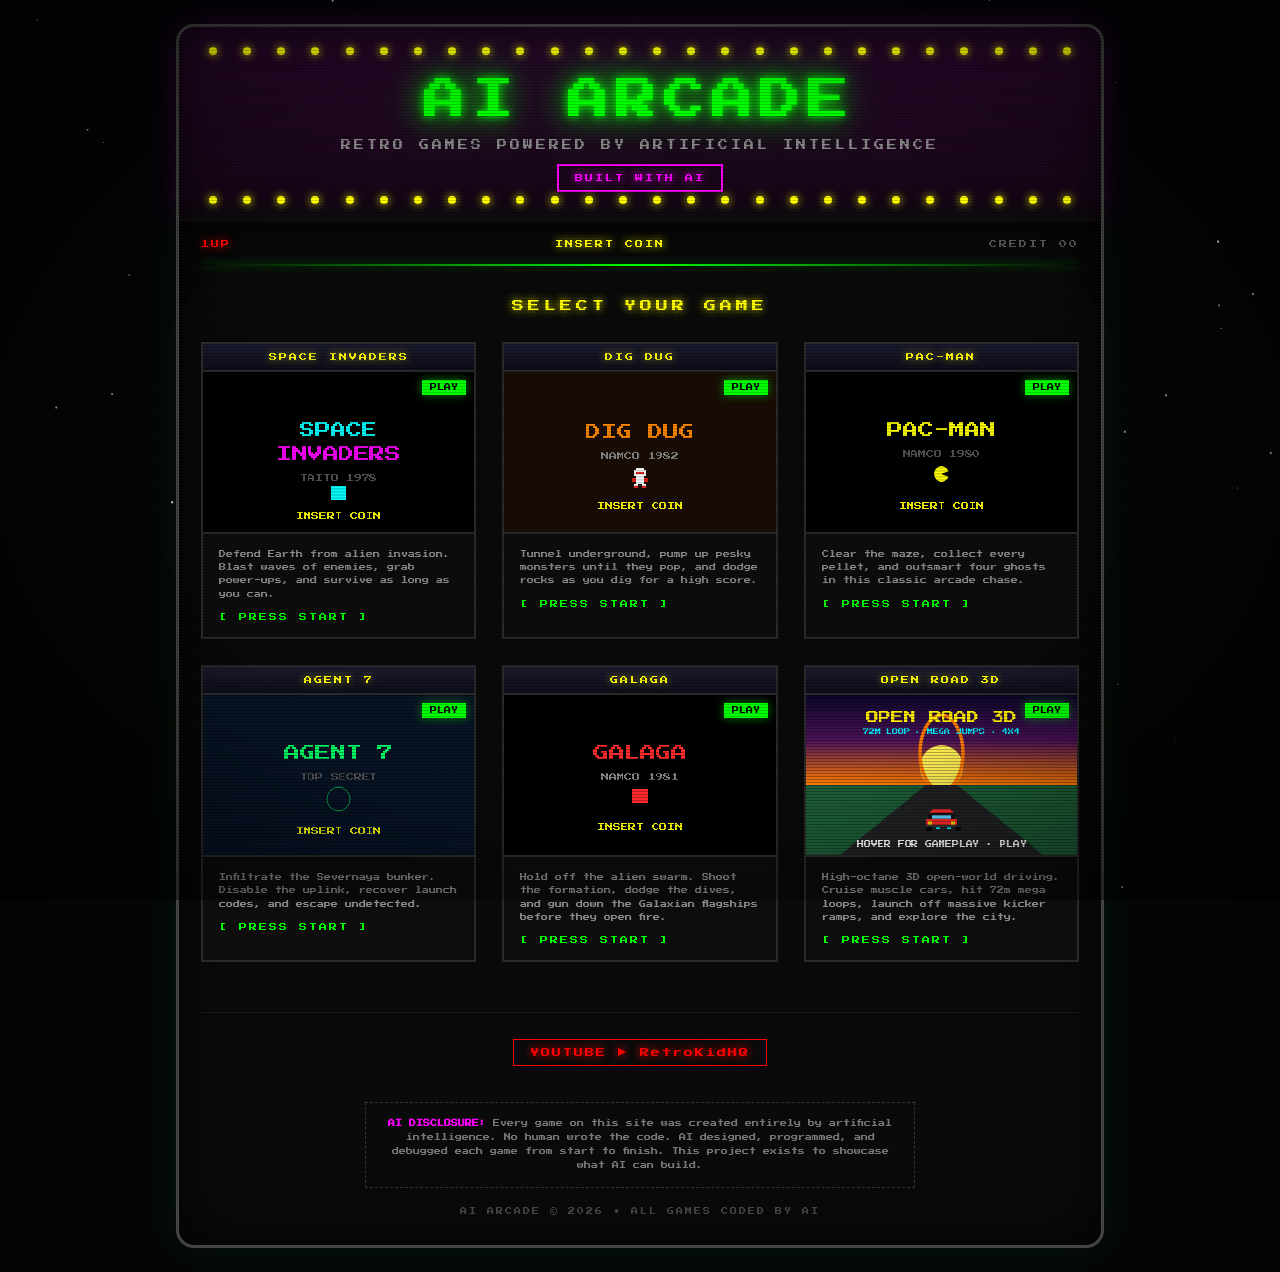
<file: index.html>
<!DOCTYPE html>
<html lang="en">
<head>
<meta charset="UTF-8">
<meta name="viewport" content="width=device-width, initial-scale=1.0">
<title>AI ARCADE GAMES</title>
<style>
  @import url('https://fonts.googleapis.com/css2?family=Press+Start+2P&display=swap');
  *{margin:0;padding:0;box-sizing:border-box}
  body{
    background:#050508;
    color:#fff;
    font-family:'Press Start 2P', monospace;
    min-height:100vh;
    overflow-x:hidden;
  }
  #stars{position:fixed;inset:0;z-index:0}

  /* CRT scanlines + vignette */
  body::after{
    content:'';position:fixed;inset:0;pointer-events:none;z-index:200;
    background:repeating-linear-gradient(0deg,rgba(0,0,0,.18) 0 1px,transparent 1px 3px);
  }
  body::before{
    content:'';position:fixed;inset:0;pointer-events:none;z-index:201;
    background:radial-gradient(ellipse at center,transparent 55%,rgba(0,0,0,.55) 100%);
  }

  .cabinet{
    position:relative;z-index:1;
    max-width:960px;
    margin:24px auto;
    padding:0 16px;
  }

  /* marquee */
  .marquee{
    background:linear-gradient(180deg,#2a0a2e,#160616);
    border:3px solid #444;border-bottom:none;
    border-radius:18px 18px 0 0;
    padding:16px 24px 14px;
    text-align:center;
    box-shadow:0 0 30px rgba(255,0,255,.15), inset 0 0 40px rgba(0,0,0,.6);
  }
  .lights{display:flex;justify-content:space-between;padding:4px 6px}
  .lights span{
    width:8px;height:8px;border-radius:50%;
    background:#ff0;box-shadow:0 0 8px #ff0;
    animation:chase 1s infinite;
  }
  .lights.bottom span{animation-delay:.5s}
  @keyframes chase{0%,49%{opacity:1}50%,100%{opacity:.15}}
  .logo{
    font-size:clamp(24px,5vw,42px);
    color:#0f0;
    text-shadow:0 0 10px #0f0, 0 0 30px #0f0, 0 0 60px rgba(0,255,0,.35);
    letter-spacing:6px;margin:12px 0 10px;line-height:1.4;
    animation:flicker 5s infinite;
  }
  @keyframes flicker{
    0%,100%{opacity:1}
    91%{opacity:1}92%{opacity:.55}93%{opacity:1}
    95%{opacity:.75}96%{opacity:1}
  }
  .tagline{
    font-size:clamp(7px,1.6vw,10px);color:#888;letter-spacing:3px;margin-bottom:14px;
  }
  .ai-badge{
    display:inline-block;border:2px solid #f0f;padding:8px 16px;font-size:8px;
    color:#f0f;text-shadow:0 0 8px #f0f;letter-spacing:2px;
    animation:pulse 2s ease-in-out infinite;
  }
  @keyframes pulse{
    0%,100%{box-shadow:0 0 8px rgba(255,0,255,.3)}
    50%{box-shadow:0 0 22px rgba(255,0,255,.65)}
  }

  /* screen bezel */
  .bezel{
    background:#0a0a0a;
    border:3px solid #444;border-top:none;
    border-radius:0 0 18px 18px;
    padding:18px 22px 30px;
    box-shadow:0 0 40px rgba(0,255,0,.08), inset 0 0 60px rgba(0,0,0,.8);
    animation:crt 6s infinite;
  }
  @keyframes crt{
    0%,100%{filter:brightness(1)}
    48%{filter:brightness(1)}49%{filter:brightness(1.06)}50%{filter:brightness(.97)}51%{filter:brightness(1)}
  }
  .hud{
    display:flex;justify-content:space-between;align-items:center;
    font-size:8px;letter-spacing:2px;margin-bottom:16px;
  }
  .hud .oneup{color:#f00;text-shadow:0 0 8px #f00}
  .hud .credit{color:#555}
  .insert-coin{color:#ff0;text-shadow:0 0 8px #ff0;animation:blink 1.1s steps(2) infinite}
  @keyframes blink{50%{opacity:0}}

  .divider{
    height:2px;margin:0 0 34px;
    background:linear-gradient(90deg,transparent,#0f0,transparent);
    box-shadow:0 0 8px rgba(0,255,0,.4);
  }
  .section-title{
    font-size:12px;color:#ff0;text-shadow:0 0 8px #ff0;
    letter-spacing:4px;margin-bottom:30px;text-align:center;
  }

  /* game grid */
  .games{
    display:grid;
    grid-template-columns:repeat(auto-fit,minmax(260px,1fr));
    gap:26px;margin-bottom:50px;
  }
  .game-card{
    display:block;text-decoration:none;color:#fff;
    background:#0d0d0d;border:2px solid #2a2a2a;
    transition:transform .15s,border-color .15s,box-shadow .15s;
  }
  .game-card:hover{
    border-color:#0f0;
    box-shadow:0 0 24px rgba(0,255,0,.25), inset 0 0 20px rgba(0,255,0,.05);
    transform:translateY(-4px);
  }
  .card-marquee{
    background:linear-gradient(180deg,#1a1a2e,#0d0d1a);
    border-bottom:2px solid #2a2a2a;
    padding:9px 8px;text-align:center;
    font-size:8px;letter-spacing:2px;color:#ff0;
    text-shadow:0 0 8px rgba(255,255,0,.6);
    white-space:nowrap;overflow:hidden;
  }
  .card-screen{
    position:relative;background:#000;
    border-bottom:2px solid #2a2a2a;
    overflow:hidden;
  }
  .card-screen canvas{
    display:block;width:100%;height:160px;
    image-rendering:pixelated;image-rendering:crisp-edges;
  }
  .card-screen::after{
    content:'';position:absolute;inset:0;pointer-events:none;
    background:repeating-linear-gradient(0deg,rgba(0,0,0,.12) 0 1px,transparent 1px 3px);
  }
  .score-badge{
    position:absolute;top:8px;right:8px;z-index:2;
    background:#0f0;color:#000;font-size:7px;padding:4px 8px;
    box-shadow:0 0 10px rgba(0,255,0,.5);
  }
  .card-body{padding:14px 16px 16px}
  .card-body p{font-size:7px;color:#888;line-height:1.9}
  .play-hint{margin-top:12px;font-size:8px;color:#0f0;letter-spacing:2px}
  .game-card:hover .play-hint{text-shadow:0 0 8px #0f0;animation:blink 1s steps(2) infinite}

  /* footer */
  footer{text-align:center;border-top:1px solid #1a1a1a;padding-top:26px}
  .yt{
    display:inline-block;font-size:9px;color:#f00;text-decoration:none;letter-spacing:2px;
    margin-bottom:20px;border:1px solid #f00;padding:8px 16px;
    text-shadow:0 0 8px #f00;transition:all .2s;
  }
  .yt:hover{background:#f00;color:#000;box-shadow:0 0 16px rgba(255,0,0,.5)}
  footer p{font-size:7px;color:#555;line-height:2.2;max-width:600px;margin:0 auto}
  .disclaimer{
    margin-top:16px;padding:14px;border:1px dashed #333;
    font-size:7px;color:#777;line-height:2;max-width:550px;margin-left:auto;margin-right:auto;
  }
  .disclaimer strong{color:#f0f}
  .credits{margin-top:20px;font-size:7px;color:#444;letter-spacing:2px}

  .particle{
    position:fixed;width:2px;height:2px;background:#0f0;border-radius:50%;
    pointer-events:none;opacity:.3;animation:float linear infinite;z-index:0;
  }
  @keyframes float{
    0%{transform:translateY(100vh) scale(0);opacity:0}
    10%{opacity:.3}
    90%{opacity:.3}
    100%{transform:translateY(-10vh) scale(1);opacity:0}
  }
</style>
</head>
<body>

<canvas id="stars"></canvas>

<div class="cabinet">
  <div class="marquee">
    <div class="lights top"></div>
    <div class="logo">AI ARCADE</div>
    <div class="tagline">RETRO GAMES POWERED BY ARTIFICIAL INTELLIGENCE</div>
    <div class="ai-badge">BUILT WITH AI</div>
    <div class="lights bottom"></div>
  </div>

  <div class="bezel">
    <div class="hud">
      <span class="oneup">1UP</span>
      <span class="insert-coin">INSERT COIN</span>
      <span class="credit">CREDIT 00</span>
    </div>

    <div class="divider"></div>

    <div class="section-title">SELECT YOUR GAME</div>

    <div class="games">
      <a href="space-invaders.html" class="game-card" data-preview="space-invaders">
        <div class="card-marquee">SPACE INVADERS</div>
        <div class="card-screen">
          <canvas></canvas>
          <span class="score-badge">PLAY</span>
        </div>
        <div class="card-body">
          <p>Defend Earth from alien invasion. Blast waves of enemies, grab power-ups, and survive as long as you can.</p>
          <div class="play-hint">[ PRESS START ]</div>
        </div>
      </a>

      <a href="digdug.html" class="game-card" data-preview="digdug">
        <div class="card-marquee">DIG DUG</div>
        <div class="card-screen">
          <canvas></canvas>
          <span class="score-badge">PLAY</span>
        </div>
        <div class="card-body">
          <p>Tunnel underground, pump up pesky monsters until they pop, and dodge rocks as you dig for a high score.</p>
          <div class="play-hint">[ PRESS START ]</div>
        </div>
      </a>

      <a href="pacman.html" class="game-card" data-preview="pacman">
        <div class="card-marquee">PAC-MAN</div>
        <div class="card-screen">
          <canvas></canvas>
          <span class="score-badge">PLAY</span>
        </div>
        <div class="card-body">
          <p>Clear the maze, collect every pellet, and outsmart four ghosts in this classic arcade chase.</p>
          <div class="play-hint">[ PRESS START ]</div>
        </div>
      </a>

      <a href="007.html" class="game-card" data-preview="agent7">
        <div class="card-marquee">AGENT 7</div>
        <div class="card-screen">
          <canvas></canvas>
          <span class="score-badge">PLAY</span>
        </div>
        <div class="card-body">
          <p>Infiltrate the Severnaya bunker. Disable the uplink, recover launch codes, and escape undetected.</p>
          <div class="play-hint">[ PRESS START ]</div>
        </div>
      </a>

      <a href="galaga.html" class="game-card" data-preview="galaga">
        <div class="card-marquee">GALAGA</div>
        <div class="card-screen">
          <canvas></canvas>
          <span class="score-badge">PLAY</span>
        </div>
        <div class="card-body">
          <p>Hold off the alien swarm. Shoot the formation, dodge the dives, and gun down the Galaxian flagships before they open fire.</p>
          <div class="play-hint">[ PRESS START ]</div>
        </div>
      </a>
      <a href="open-road.html" class="game-card" data-preview="car-game">
        <div class="card-marquee">OPEN ROAD 3D</div>
        <div class="card-screen">
          <canvas></canvas>
          <span class="score-badge">PLAY</span>
        </div>
        <div class="card-body">
          <p>High-octane 3D open-world driving. Cruise muscle cars, hit 72m mega loops, launch off massive kicker ramps, and explore the city.</p>
          <div class="play-hint">[ PRESS START ]</div>
        </div>
      </a>
    </div>

    <footer>
      <a class="yt" href="https://www.youtube.com/@RetroKidHQ" target="_blank" rel="noopener">YOUTUBE &#9654; RetroKidHQ</a>
      <div class="disclaimer">
        <strong>AI DISCLOSURE:</strong> Every game on this site was created entirely by artificial intelligence.
        No human wrote the code. AI designed, programmed, and debugged each game from start to finish.
        This project exists to showcase what AI can build.
      </div>
      <div class="credits">AI ARCADE &copy; 2026 &bull; ALL GAMES CODED BY AI</div>
    </footer>
  </div>
</div>

<script src="previews.js"></script>
<script>
  function makeLights(el,n){
    for(var i=0;i<n;i++)el.appendChild(document.createElement('span'));
  }
  makeLights(document.querySelector('.lights.top'),26);
  makeLights(document.querySelector('.lights.bottom'),26);

  var sc=document.getElementById('stars'),sx=sc.getContext('2d');
  var stars=[];
  function resizeStars(){sc.width=innerWidth;sc.height=innerHeight;}
  resizeStars();
  addEventListener('resize',resizeStars);
  var i;
  for(i=0;i<130;i++)stars.push({x:Math.random(),y:Math.random(),s:Math.random()*1.8+0.4,v:0.006+Math.random()*0.025,tw:Math.random()*6.28});
  (function starLoop(){
    sx.clearRect(0,0,sc.width,sc.height);
    var now=performance.now()/1000;
    for(var j=0;j<stars.length;j++){
      var st=stars[j];
      st.y+=st.v;if(st.y>1)st.y=0;
      var a=0.25+0.55*Math.abs(Math.sin(st.tw+now));
      sx.fillStyle='rgba(255,255,255,'+a.toFixed(2)+')';
      sx.fillRect(st.x*sc.width,st.y*sc.height,st.s,st.s);
    }
    requestAnimationFrame(starLoop);
  })();

  for(i=0;i<20;i++){
    var p=document.createElement('div');
    p.className='particle';
    p.style.left=Math.random()*100+'%';
    p.style.animationDuration=(8+Math.random()*12)+'s';
    p.style.animationDelay=Math.random()*10+'s';
    p.style.width=p.style.height=(1+Math.random()*2)+'px';
    document.body.appendChild(p);
  }
</script>
</body>
</html>
</file>
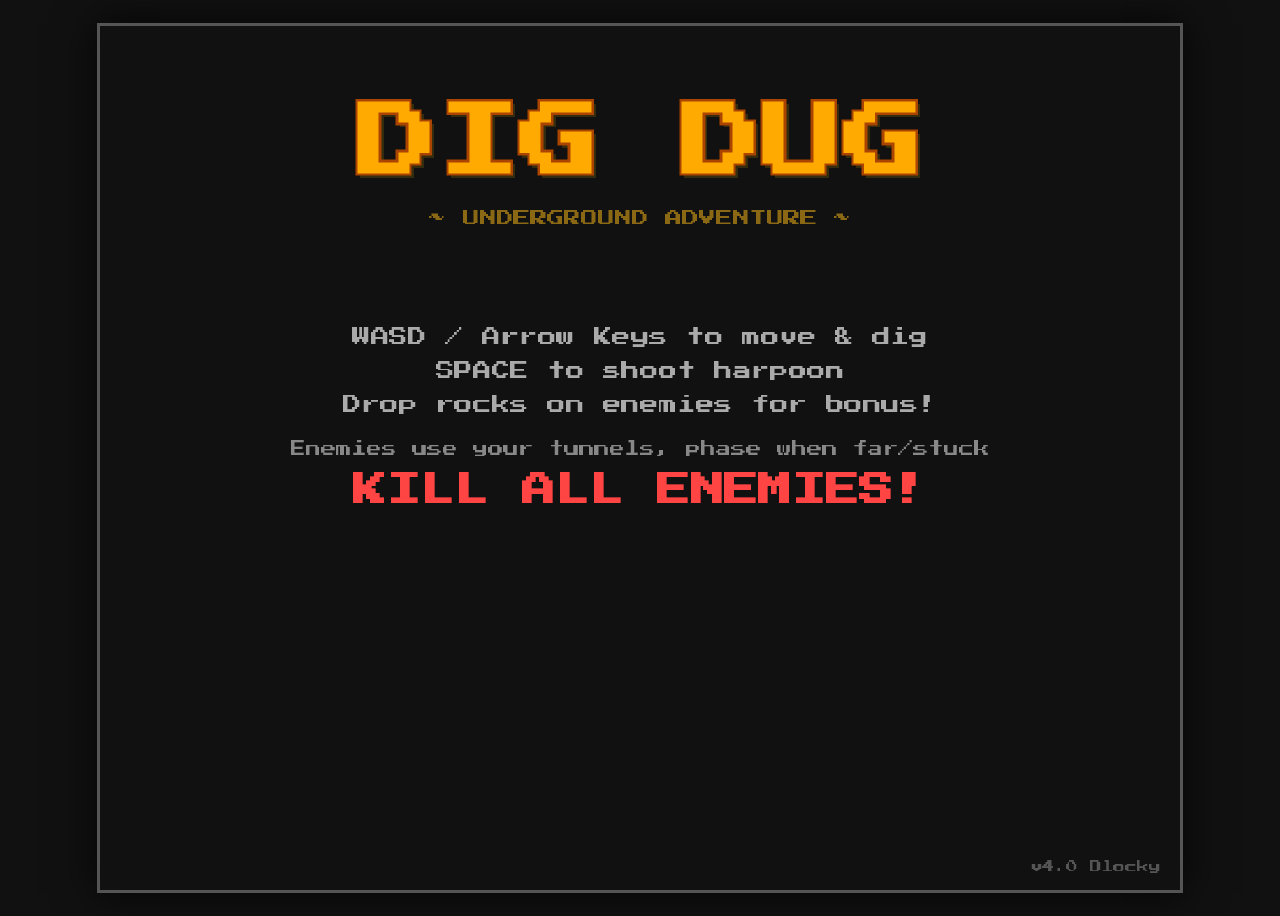
<file: digdug.html>
<!DOCTYPE html>
<html lang="en">
<head>
<meta charset="UTF-8">
<meta name="viewport" content="width=device-width, initial-scale=1.0">
<title>Dig Dug</title>
<link href="https://fonts.googleapis.com/css2?family=Press+Start+2P&display=swap" rel="stylesheet">
<style>
body { background: #111; display: flex; flex-direction: column; justify-content: center; align-items: center; height: 100vh; overflow: hidden; font-family: 'Press Start 2P', 'Press Start 2P', monospace; }
canvas { border: 3px solid #555; image-rendering: pixelated; image-rendering: crisp-edges; box-shadow: 0 0 40px rgba(0,0,0,0.8); max-width: 96vw; max-height: 96vh; }
#mobileControls { display: none; margin-top: 10px; user-select: none; -webkit-user-select: none; touch-action: manipulation; width: 100%; max-width: 500px; }
#mobileTop { display: flex; justify-content: center; align-items: center; gap: 16px; }
#dpad { display: grid; grid-template-columns: 60px 60px 60px; grid-template-rows: 60px 60px 60px; gap: 6px; justify-content: center; align-items: center; }
#dpad button, #btnFire { width: 60px; height: 60px; font-size: 22px; font-family: 'Press Start 2P', monospace; font-weight: bold; background: #222; color: #ffcc00; border: 3px solid #555; border-radius: 12px; cursor: pointer; touch-action: manipulation; -webkit-tap-highlight-color: transparent; box-shadow: 0 4px 0 #111; display: flex; align-items: center; justify-content: center; }
#dpad button:active, #btnFire:active { transform: translateY(4px); box-shadow: none; background: #333; color: #fff; }
#dpad .empty { visibility: hidden; }
#mobileActions { display: flex; flex-direction: column; align-items: center; gap: 8px; }
#mobileActions span { font-size: 7px; color: #888; font-family: 'Press Start 2P', monospace; }
#btnFire { width: 80px; height: 80px; font-size: 28px; background: #331111; border-color: #aa2222; color: #ff6666; }
#btnFire:active { background: #661111; }
/* MOBILE ONLY - desktop stays exactly the same */
@media (max-width: 900px), (pointer: coarse) {
  body { justify-content: flex-start; padding: 6px 0; height: auto; min-height: 100vh; overflow: auto; }
  canvas { width: 96vw; height: auto; max-height: 58vh; }
  #mobileControls { display: flex; justify-content: center; align-items: center; gap: 20px; flex-wrap: wrap; }
}
</style>
</head>
<body>
<canvas id="game"></canvas>
<div id="mobileControls" aria-label="Mobile controls">
  <div id="dpad">
    <div class="empty"></div>
    <button id="btnUp" aria-label="Up">▲</button>
    <div class="empty"></div>
    <button id="btnLeft" aria-label="Left">◀</button>
    <div class="empty"></div>
    <button id="btnRight" aria-label="Right">▶</button>
    <div class="empty"></div>
    <button id="btnDown" aria-label="Down">▼</button>
    <div class="empty"></div>
  </div>
  <div id="mobileActions">
    <button id="btnFire" aria-label="Fire">⏺</button>
    <span>FIRE</span>
  </div>
</div>
<script>
var canvas = document.getElementById('game');
var ctx = canvas.getContext('2d');
var COLS = 20, ROWS = 16, TILE = 64, PX = 4;
canvas.width = COLS * TILE;
canvas.height = ROWS * TILE;
ctx.imageSmoothingEnabled = false;

var PAL = {
  '.': null,
  'K': '#111111', 'W': '#ffffff', 'R': '#ee3333', 'r': '#aa1111',
  'B': '#3366ff', 'b': '#2244aa', 'G': '#44cc44', 'g': '#228822',
  'Y': '#ffcc00', 'y': '#cc9900', 'O': '#ff8800', 'o': '#cc5500',
  'P': '#aa44ff', 'p': '#7722cc', 'Q': '#cc88ff', 'q': '#5511aa',
  'N': '#ff6622', 'n': '#cc4400',
  'M': '#cc2222', 'm': '#881111',
  'S': '#ffccaa', 's': '#ddaa88',
  'C': '#44ccff', 'c': '#2288dd',
  'F': '#884422', 'f': '#663311',
  'D': '#dddddd', 'd': '#aaaaaa',
  'L': '#888888', 'l': '#666666',
  'H': '#444444', 'h': '#333333',
  'T': '#222222',
  'U': '#4a90d9', 'u': '#6ab4f0', 'V': '#87CEEB', 'v': '#3a70b9',
  'X': '#ff4444', 'x': '#cc2222',
  'I': '#ff6666', 'i': '#ff9999',
  'J': '#ffaa44', 'j': '#ffcc88',
  'Z': '#eeeeee',
  'E': '#eeeeee', 'e': '#bbbbbb',
  'A': '#ffdd44', 'a': '#ddbb22',
  '7': '#777777', '8': '#999999', '9': '#555555'
};

function drawSprite(bx, by, rows) {
  for (var ry = 0; ry < rows.length; ry++) {
    var row = rows[ry];
    for (var rx = 0; rx < row.length; rx++) {
      var ch = row[rx];
      var col = PAL[ch];
      if (col) {
        ctx.fillStyle = col;
        ctx.fillRect(bx + rx * PX, by + ry * PX, PX, PX);
      }
    }
  }
}

var SPR_PR = [
  "......rRRr......",
  ".....RRRRRr.....",
  "....RRRRRRRr....",
  "....rRRRRRr.....",
  "...ccccccccc....",
  "...cCCCCCCCc....",
  "...SKSSSSKSS....",
  "...SSSSSSSSS....",
  "...SmKKKmSS.....",
  "....SSSSSSS.....",
  "...WWWWWWWWW....",
  "..sWWWWWWWWWs...",
  "..sWYWYYWYWs....",
  "..sWWWWWWWWWs...",
  "...sWWWWWWWs....",
  "...bbbbbbbb....."
];

var SPR_PR2 = [
  "......rRRr......",
  ".....RRRRRr.....",
  "....RRRRRRRr....",
  "....rRRRRRr.....",
  "...ccccccccc....",
  "...cCCCCCCCc....",
  "...SKSSSSKSS....",
  "...SSSSSSSSS....",
  "...SmKKKmSS.....",
  "....SSSSSSS.....",
  "...WWWWWWWWW....",
  "..sWWWWWWWWWs...",
  "..sWYWYYWYWs....",
  "..sWWWWWWWWWs...",
  "...sWWWWWWWs....",
  "..bb......bb...."
];

var SPR_PL = [
  "......rRRr......",
  ".....rRRRRR.....",
  "....rRRRRRRR....",
  ".....rRRRRRr....",
  "....ccccccccc...",
  "....cCCCCCCCc...",
  "....SSKSSSSKS...",
  "....SSSSSSSSS...",
  ".....SSmKKKmS...",
  ".....SSSSSSS....",
  "....WWWWWWWWW...",
  "...sWWWWWWWWWs..",
  "...sWYWYYWYWs...",
  "...sWWWWWWWWWs..",
  "....sWWWWWWWs...",
  ".....bbbbbbbb..."
];

var SPR_PL2 = [
  "......rRRr......",
  ".....rRRRRR.....",
  "....rRRRRRRR....",
  ".....rRRRRRr....",
  "....ccccccccc...",
  "....cCCCCCCCc...",
  "....SSKSSSSKS...",
  "....SSSSSSSSS...",
  ".....SSmKKKmS...",
  ".....SSSSSSS....",
  "....WWWWWWWWW...",
  "...sWWWWWWWWWs..",
  "...sWYWYYWYWs...",
  "...sWWWWWWWWWs..",
  "....sWWWWWWWs...",
  "....bb......bb.."
];

var SPR_PD = [
  ".....rRRRRr.....",
  "....RRRRRRRr....",
  "...RRRRRRRRRR...",
  "...rRRRRRRRr....",
  "..ccccccccccc...",
  "..cCCCCCCCCCc...",
  "..SKSSSSSSKSS...",
  "..SSSSSSSSSSS...",
  "..SSmKKKKKmSS...",
  "...SSSSSSSSS....",
  "..WWWWWWWWWWW...",
  ".sWWWWWWWWWWWs..",
  ".sWYWYYYYWYWs...",
  ".sWWWWWWWWWWWs..",
  "..sWWWWWWWWWs...",
  "..bbbbbbbbbbb..."
];

var SPR_PU = [
  ".....rRRRRr.....",
  "....RRRRRRRr....",
  "...RRRRRRRRRR...",
  "...rRRRRRRRr....",
  "..ccccccccccc...",
  "..cCCCCCCCCCc...",
  "..cCCCCCCCCCc...",
  "..cCCCCCCCCCc...",
  "..SSSSSSSSSSS...",
  "...SSSSSSSSS....",
  "..WWWWWWWWWWW...",
  ".sWWWWWWWWWWWs..",
  ".sWWWWWWWWWWWs..",
  ".sWWWWWWWWWWWs..",
  "..sWWWWWWWWWs...",
  "..bbbbbbbbbbb..."
];

var SPR_E0 = [
  "................",
  "....PPPPPPPP....",
  "...PPPPPPPPPP...",
  "..PPPPPPPPPPPP..",
  ".PPPPWWPPWWPPPP.",
  ".PPPPWKPPWKPPPP.",
  ".PPPPWWPPWWPPPP.",
  "..PPPPPPPPPPPP..",
  "..PPPPPPPPPPPP..",
  ".PPPPPPPPPPPPPP.",
  "PPPPPPPPPPPPPPPP",
  "PPPPPPPPPPPPPPPP",
  ".PPPPPPPPPPPPPP.",
  "..PPPP....PPPP..",
  "...PP......PP...",
  "..PP........PP.."
];

var SPR_E0B = [
  "................",
  "....PPPPPPPP....",
  "...PPPPPPPPPP...",
  "..PPPPPPPPPPPP..",
  ".PPPPWWPPWWPPPP.",
  ".PPPPWKPPWKPPPP.",
  ".PPPPWWPPWWPPPP.",
  "..PPPPPPPPPPPP..",
  "..PPPPPPPPPPPP..",
  ".PPPPPPPPPPPPPP.",
  "PPPPPPPPPPPPPPPP",
  "PPPPPPPPPPPPPPPP",
  ".PPPPPPPPPPPPPP.",
  "..PP........PP..",
  "...PP......PP...",
  "..PP........PP.."
];

var SPR_E1 = [
  "................",
  "....NNNNNNNN....",
  "...NNNNNNNNNN...",
  "..NNNNNNNNNNNN..",
  ".NNNNWWNNWWNNNN.",
  ".NNNNWKNNWNNNNN.",
  ".NNNNWWNNWWNNNN.",
  "..NNNNNNNNNNNN..",
  "..NNNNNNNNNNNN..",
  ".NNNNNNNNNNNNNN.",
  "NNNNNNNNNNNNNNNN",
  "NNNNNNNNNNNNNNNN",
  ".NNNNNNNNNNNNNN.",
  "..NNNN....NNNN..",
  "...NN......NN...",
  "..NN........NN.."
];

var SPR_E1B = [
  "................",
  "....NNNNNNNN....",
  "...NNNNNNNNNN...",
  "..NNNNNNNNNNNN..",
  ".NNNNWWNNWWNNNN.",
  ".NNNNWKNNWKNNNN.",
  ".NNNNWWNNWWNNNN.",
  "..NNNNNNNNNNNN..",
  "..NNNNNNNNNNNN..",
  ".NNNNNNNNNNNNNN.",
  "NNNNNNNNNNNNNNNN",
  "NNNNNNNNNNNNNNNN",
  ".NNNNNNNNNNNNNN.",
  "..NN........NN..",
  "...NN......NN...",
  "..NN........NN.."
];

var SPR_E2 = [
  "................",
  "....RRRRRRRR....",
  "...RRRRRRRRRR...",
  "..RRRRRRRRRRRR..",
  ".RRRRWWRRWWRRRR.",
  ".RRRRWKRRWKRRRR.",
  ".RRRRWWRRWWRRRR.",
  "..RRRRRRRRRRRR..",
  "..RRRRRRRRRRRR..",
  ".RRRRRRRRRRRRRR.",
  "RRRRRRRRRRRRRRRR",
  "RRRRRRRRRRRRRRRR",
  ".RRRRRRRRRRRRRR.",
  "..RRRR....RRRR..",
  "...RR......RR...",
  "..RR........RR.."
];

var SPR_E2B = [
  "................",
  "....RRRRRRRR....",
  "...RRRRRRRRRR...",
  "..RRRRRRRRRRRR..",
  ".RRRRWWRRWWRRRR.",
  ".RRRRWKRRWKRRRR.",
  ".RRRRWWRRWWRRRR.",
  "..RRRRRRRRRRRR..",
  "..RRRRRRRRRRRR..",
  ".RRRRRRRRRRRRRR.",
  "RRRRRRRRRRRRRRRR",
  "RRRRRRRRRRRRRRRR",
  ".RRRRRRRRRRRRRR.",
  "..RR........RR..",
  "...RR......RR...",
  "..RR........RR.."
];

var ENEMY_SPRS = [
  [SPR_E0, SPR_E0B],
  [SPR_E1, SPR_E1B],
  [SPR_E2, SPR_E2B]
];

var SPR_ROCK = [
  "....99999999....",
  "...9777777779...",
  "..977778877779..",
  ".97788777778879.",
  ".97877777777879.",
  "9777777799777779",
  "9787777797777879",
  "9777799777777779",
  "9777797777788779",
  "9787777777778779",
  "9777778877777779",
  ".977777777778879",
  ".97788777777779.",
  "..977777777779..",
  "...99999999999..",
  "....99999999...."
];

var DIRT = 1, EMPTY = 0, ROCK = 2;
var grid, player, enemies, arrows, rocks, level, score, gameState, levelTimer, deathTimer, winTimer, cutsceneTimer, cutsceneWaitTimer;
var arrowCooldown = 0;
var lives = 3;
var particles = [];
var frameCount = 0;
var shakeTimer = 0, shakeIntensity = 0;

var audioCtx = new (window.AudioContext || window.webkitAudioContext)();

function playNote(freq, duration, type, vol) {
  type = type || 'square';
  vol = vol || 0.08;
  var osc = audioCtx.createOscillator();
  var gain = audioCtx.createGain();
  osc.type = type;
  osc.frequency.value = freq;
  gain.gain.setValueAtTime(vol, audioCtx.currentTime);
  gain.gain.exponentialRampToValueAtTime(0.001, audioCtx.currentTime + duration);
  osc.connect(gain);
  gain.connect(audioCtx.destination);
  osc.start();
  osc.stop(audioCtx.currentTime + duration);
}

var NOTES = {
  'C2':65.41,'D2':73.42,'E2':82.41,'F2':87.31,'G2':98.00,'A2':110.00,'B2':123.47,
  'C3':130.81,'D3':146.83,'E3':164.81,'F3':174.61,'G3':196.00,'A3':220.00,'B3':246.94,'Bb3':233.08,'Ab3':207.65,'Db3':138.59,
  'C4':261.63,'D4':293.66,'E4':329.63,'F4':349.23,'F#4':369.99,'G4':392.00,'Ab4':415.30,'A4':440.00,'Bb4':466.16,'B4':493.88,'Db4':277.18,'Eb4':311.13,'Gb4':369.99,
  'C5':523.25
};

var currentTrack = null;
var trackTimeouts = [];

function stopMusic() {
  trackTimeouts.forEach(function(t) { clearTimeout(t); });
  trackTimeouts = [];
  currentTrack = null;
}

function playTrack(track, loop) {
  stopMusic();
  currentTrack = track;
  var startTime = 0;
  
  function scheduleChannel(channel, notes, type, vol, timeMultiplier) {
    var time = startTime;
    notes.forEach(function(note) {
      if (note.freq > 0) {
        var t = setTimeout(function() {
          if (currentTrack === track) {
            playNote(note.freq, note.dur * timeMultiplier, type, vol);
          }
        }, time * 1000);
        trackTimeouts.push(t);
      }
      time += note.dur * timeMultiplier;
    });
    return time;
  }
  
  var maxTime = 0;
  if (track.pulse1) maxTime = Math.max(maxTime, scheduleChannel('pulse1', track.pulse1, 'square', 0.06, track.tempo));
  if (track.pulse2) maxTime = Math.max(maxTime, scheduleChannel('pulse2', track.pulse2, 'square', 0.04, track.tempo));
  if (track.triangle) maxTime = Math.max(maxTime, scheduleChannel('triangle', track.triangle, 'triangle', 0.05, track.tempo));
  
  if (loop) {
    var t = setTimeout(function() {
      if (currentTrack === track) playTrack(track, true);
    }, Math.max(100, maxTime * 1000 - 800));
    trackTimeouts.push(t);
  }
}

var cutsceneTrack = {
  tempo: 1.0,
  pulse1: [
    {freq:NOTES.C4,dur:0.125},{freq:NOTES.E4,dur:0.125},{freq:NOTES.G4,dur:0.125},{freq:NOTES.C5,dur:0.25},{freq:NOTES.B4,dur:0.125},{freq:NOTES.G4,dur:0.125},{freq:NOTES.A4,dur:0.125},
    {freq:NOTES.F4,dur:0.25},{freq:NOTES.G4,dur:0.125},{freq:NOTES.E4,dur:0.125},{freq:NOTES.F4,dur:0.125},{freq:NOTES.D4,dur:0.125},{freq:NOTES.E4,dur:0.125},{freq:NOTES.C4,dur:0.125},{freq:NOTES.D4,dur:0.25},
    {freq:NOTES.G4,dur:0.25},{freq:NOTES.B4,dur:0.25},{freq:NOTES.C5,dur:0.5},{freq:0,dur:1.5}
  ],
  pulse2: [
    {freq:NOTES.G3,dur:0.125},{freq:NOTES.C4,dur:0.125},{freq:NOTES.E4,dur:0.125},{freq:NOTES.G4,dur:0.25},{freq:NOTES.G4,dur:0.125},{freq:NOTES.D4,dur:0.125},{freq:NOTES.E4,dur:0.125},
    {freq:NOTES.C4,dur:0.25},{freq:NOTES.D4,dur:0.125},{freq:NOTES.C4,dur:0.125},{freq:NOTES.D4,dur:0.125},{freq:NOTES.B3,dur:0.125},{freq:NOTES.C4,dur:0.125},{freq:NOTES.G3,dur:0.125},{freq:NOTES.B3,dur:0.25},
    {freq:NOTES.D4,dur:0.25},{freq:NOTES.F4,dur:0.25},{freq:NOTES.E4,dur:0.5},{freq:0,dur:1.5}
  ],
  triangle: [
    {freq:NOTES.C3,dur:0.25},{freq:0,dur:0.25},{freq:NOTES.E3,dur:0.25},{freq:0,dur:0.25},{freq:NOTES.G3,dur:0.25},{freq:0,dur:0.25},{freq:NOTES.B3,dur:0.25},{freq:0,dur:0.25},
    {freq:NOTES.C4,dur:0.25},{freq:0,dur:0.25},{freq:NOTES.G3,dur:0.25},{freq:0,dur:0.25},{freq:NOTES.F3,dur:0.25},{freq:NOTES.D3,dur:0.25},{freq:NOTES.G3,dur:0.5},
    {freq:NOTES.C3,dur:0.5},{freq:0,dur:2.5}
  ]
};

var gameplayTrack = {
  tempo: 1.776,
  pulse1: [
    {freq:NOTES.E4,dur:0.111},{freq:0,dur:0.111},{freq:NOTES.E4,dur:0.111},{freq:0,dur:0.111},{freq:NOTES.G4,dur:0.111},{freq:NOTES.E4,dur:0.111},{freq:NOTES.C4,dur:0.222},
    {freq:NOTES.D4,dur:0.111},{freq:0,dur:0.111},{freq:NOTES.F4,dur:0.111},{freq:0,dur:0.111},{freq:NOTES.A4,dur:0.111},{freq:NOTES.G4,dur:0.111},{freq:NOTES.E4,dur:0.222},
    {freq:NOTES.G4,dur:0.111},{freq:0,dur:0.111},{freq:NOTES.G4,dur:0.111},{freq:0,dur:0.111},{freq:NOTES.C5,dur:0.111},{freq:NOTES.B4,dur:0.111},{freq:NOTES.A4,dur:0.222},
    {freq:NOTES.G4,dur:0.111},{freq:NOTES.F4,dur:0.111},{freq:NOTES.E4,dur:0.111},{freq:NOTES.D4,dur:0.111},{freq:NOTES.C4,dur:0.444},{freq:0,dur:0.444}
  ],
  pulse2: [
    {freq:NOTES.C4,dur:0.111},{freq:0,dur:0.111},{freq:NOTES.C4,dur:0.111},{freq:0,dur:0.111},{freq:NOTES.E4,dur:0.111},{freq:NOTES.C4,dur:0.111},{freq:NOTES.G3,dur:0.222},
    {freq:NOTES.B3,dur:0.111},{freq:0,dur:0.111},{freq:NOTES.D4,dur:0.111},{freq:0,dur:0.111},{freq:NOTES.F4,dur:0.111},{freq:NOTES.E4,dur:0.111},{freq:NOTES.C4,dur:0.222},
    {freq:NOTES.E4,dur:0.111},{freq:0,dur:0.111},{freq:NOTES.E4,dur:0.111},{freq:0,dur:0.111},{freq:NOTES.G4,dur:0.111},{freq:NOTES.F4,dur:0.111},{freq:NOTES.E4,dur:0.222},
    {freq:NOTES.D4,dur:0.111},{freq:NOTES.C4,dur:0.111},{freq:NOTES.B3,dur:0.111},{freq:NOTES.A3,dur:0.111},{freq:NOTES.E3,dur:0.444},{freq:0,dur:0.444}
  ],
  triangle: [
    {freq:NOTES.C3,dur:0.111},{freq:0,dur:0.111},{freq:NOTES.G3,dur:0.111},{freq:0,dur:0.111},{freq:NOTES.C3,dur:0.111},{freq:0,dur:0.111},{freq:NOTES.G3,dur:0.111},{freq:0,dur:0.111},
    {freq:NOTES.G3,dur:0.111},{freq:0,dur:0.111},{freq:NOTES.D3,dur:0.111},{freq:0,dur:0.111},{freq:NOTES.G3,dur:0.111},{freq:0,dur:0.111},{freq:NOTES.D3,dur:0.111},{freq:0,dur:0.111},
    {freq:NOTES.C3,dur:0.111},{freq:0,dur:0.111},{freq:NOTES.G3,dur:0.111},{freq:0,dur:0.111},{freq:NOTES.C3,dur:0.111},{freq:0,dur:0.111},{freq:NOTES.G3,dur:0.111},{freq:0,dur:0.111},
    {freq:NOTES.G3,dur:0.222},{freq:NOTES.F3,dur:0.222},{freq:NOTES.E3,dur:0.222},{freq:NOTES.D3,dur:0.222},{freq:NOTES.C3,dur:0.444},{freq:0,dur:0.444}
  ]
};

var hurryTrack = {
  tempo: 1.332,
  pulse1: [
    {freq:NOTES.E4,dur:0.083},{freq:0,dur:0.083},{freq:NOTES.E4,dur:0.083},{freq:0,dur:0.083},{freq:NOTES.G4,dur:0.083},{freq:NOTES.E4,dur:0.083},{freq:NOTES.C4,dur:0.167},
    {freq:NOTES.D4,dur:0.083},{freq:0,dur:0.083},{freq:NOTES.F4,dur:0.083},{freq:0,dur:0.083},{freq:NOTES.A4,dur:0.083},{freq:NOTES.G4,dur:0.083},{freq:NOTES.E4,dur:0.167},
    {freq:NOTES.G4,dur:0.083},{freq:0,dur:0.083},{freq:NOTES.G4,dur:0.083},{freq:0,dur:0.083},{freq:NOTES.C5,dur:0.083},{freq:NOTES.B4,dur:0.083},{freq:NOTES.A4,dur:0.167},
    {freq:NOTES.G4,dur:0.083},{freq:NOTES.F4,dur:0.083},{freq:NOTES.E4,dur:0.083},{freq:NOTES.D4,dur:0.083},{freq:NOTES.C4,dur:0.333},{freq:0,dur:0.333}
  ],
  pulse2: [
    {freq:NOTES.C4,dur:0.083},{freq:0,dur:0.083},{freq:NOTES.C4,dur:0.083},{freq:0,dur:0.083},{freq:NOTES.E4,dur:0.083},{freq:NOTES.C4,dur:0.083},{freq:NOTES.G3,dur:0.167},
    {freq:NOTES.B3,dur:0.083},{freq:0,dur:0.083},{freq:NOTES.D4,dur:0.083},{freq:0,dur:0.083},{freq:NOTES.F4,dur:0.083},{freq:NOTES.E4,dur:0.083},{freq:NOTES.C4,dur:0.167},
    {freq:NOTES.E4,dur:0.083},{freq:0,dur:0.083},{freq:NOTES.E4,dur:0.083},{freq:0,dur:0.083},{freq:NOTES.G4,dur:0.083},{freq:NOTES.F4,dur:0.083},{freq:NOTES.E4,dur:0.167},
    {freq:NOTES.D4,dur:0.083},{freq:NOTES.C4,dur:0.083},{freq:NOTES.B3,dur:0.083},{freq:NOTES.A3,dur:0.083},{freq:NOTES.E3,dur:0.333},{freq:0,dur:0.333}
  ],
  triangle: [
    {freq:NOTES.C2,dur:0.083},{freq:0,dur:0.083},{freq:NOTES.G2,dur:0.083},{freq:0,dur:0.083},{freq:NOTES.C2,dur:0.083},{freq:0,dur:0.083},{freq:NOTES.G2,dur:0.083},{freq:0,dur:0.083},
    {freq:NOTES.G2,dur:0.083},{freq:0,dur:0.083},{freq:NOTES.D2,dur:0.083},{freq:0,dur:0.083},{freq:NOTES.G2,dur:0.083},{freq:0,dur:0.083},{freq:NOTES.D2,dur:0.083},{freq:0,dur:0.083},
    {freq:NOTES.C2,dur:0.083},{freq:0,dur:0.083},{freq:NOTES.G2,dur:0.083},{freq:0,dur:0.083},{freq:NOTES.C2,dur:0.083},{freq:0,dur:0.083},{freq:NOTES.G2,dur:0.083},{freq:0,dur:0.083},
    {freq:NOTES.G2,dur:0.167},{freq:NOTES.F2,dur:0.167},{freq:NOTES.E2,dur:0.167},{freq:NOTES.D2,dur:0.167},{freq:NOTES.C2,dur:0.333},{freq:0,dur:0.333}
  ]
};

var gameOverTrack = {
  tempo: 1.334,
  pulse1: [
    {freq:NOTES.C5,dur:0.333},{freq:NOTES.B4,dur:0.333},{freq:NOTES.Bb4,dur:0.333},{freq:NOTES.A4,dur:0.333},{freq:NOTES.Ab4,dur:0.667},{freq:NOTES.G4,dur:0.667},
    {freq:NOTES['F#4'],dur:1.333},{freq:NOTES.F4,dur:1.333},
    {freq:NOTES.E4,dur:2.667}
  ],
  pulse2: [
    {freq:NOTES.Eb4,dur:0.333},{freq:NOTES.D4,dur:0.333},{freq:NOTES.Db4,dur:0.333},{freq:NOTES.C4,dur:0.333},{freq:NOTES.B3,dur:0.667},{freq:NOTES.Bb3,dur:0.667},
    {freq:NOTES.A3,dur:1.333},{freq:NOTES.Ab3,dur:1.333},
    {freq:NOTES.G3,dur:2.667}
  ],
  triangle: [
    {freq:NOTES.C3,dur:0.667},{freq:0,dur:0.667},{freq:NOTES.G2,dur:0.667},{freq:0,dur:0.667},
    {freq:NOTES.C2,dur:1.333},{freq:NOTES.F2,dur:1.333},
    {freq:NOTES.C2,dur:0.667},{freq:0,dur:2.0}
  ]
};

function playDig() { playNote(150, 0.05, 'square', 0.06); }
function playShoot() { playNote(800, 0.1, 'sawtooth', 0.06); playNote(600, 0.15, 'square', 0.04); }
function playKill() { playNote(200, 0.3, 'sawtooth', 0.08); playNote(100, 0.4, 'square', 0.06); }
function playDeath() { playNote(200, 0.2, 'square', 0.1); setTimeout(function() { playNote(150, 0.2, 'square', 0.1); }, 200); setTimeout(function() { playNote(100, 0.5, 'sawtooth', 0.1); }, 400); }
function playLevelUp() { [523,659,784,1047].forEach(function(f,i) { setTimeout(function() { playNote(f, 0.2, 'square', 0.08); }, i*150); }); }

function spawnParticles(x, y, color, count, speed, life) {
  for (var i = 0; i < count; i++) {
    var angle = Math.random() * Math.PI * 2;
    var spd = (Math.random() * 0.5 + 0.5) * speed;
    particles.push({
      x: x, y: y,
      vx: Math.cos(angle) * spd,
      vy: Math.sin(angle) * spd,
      life: life * (0.5 + Math.random() * 0.5),
      maxLife: life,
      color: color,
      size: PX + Math.floor(Math.random() * PX * 2)
    });
  }
}

function spawnDirtParticles(r, c) {
  var cx = c * TILE + TILE / 2;
  var cy = r * TILE + TILE / 2;
  var depth = r / ROWS;
  var rr = Math.floor(139 - depth * 40);
  var gg = Math.floor(90 - depth * 30);
  var bb = Math.floor(43 - depth * 15);
  spawnParticles(cx, cy, 'rgb(' + rr + ',' + gg + ',' + bb + ')', 10, 100, 0.4);
}

function spawnDeathParticles(r, c) {
  var cx = c * TILE + TILE / 2;
  var cy = r * TILE + TILE / 2;
  spawnParticles(cx, cy, '#ff4444', 20, 150, 0.8);
  spawnParticles(cx, cy, '#ffaa00', 15, 100, 0.6);
  spawnParticles(cx, cy, '#ffffff', 10, 80, 0.4);
}

function spawnKillParticles(r, c) {
  var cx = c * TILE + TILE / 2;
  var cy = r * TILE + TILE / 2;
  spawnParticles(cx, cy, '#ff0', 15, 130, 0.6);
  spawnParticles(cx, cy, '#f80', 10, 100, 0.5);
}

function spawnRockImpactParticles(r, c) {
  var cx = c * TILE + TILE / 2;
  var cy = (r + 1) * TILE;
  spawnParticles(cx, cy, '#aaa', 8, 80, 0.4);
  spawnParticles(cx, cy, '#888', 6, 60, 0.3);
}

function updateParticles(dt) {
  for (var i = particles.length - 1; i >= 0; i--) {
    var p = particles[i];
    p.x += p.vx * dt;
    p.y += p.vy * dt;
    p.vy += 300 * dt;
    p.life -= dt;
    if (p.life <= 0) particles.splice(i, 1);
  }
}

function drawParticles() {
  for (var i = 0; i < particles.length; i++) {
    var p = particles[i];
    var alpha = Math.max(0, p.life / p.maxLife);
    ctx.globalAlpha = alpha;
    ctx.fillStyle = p.color;
    var sz = p.size * alpha;
    ctx.fillRect(p.x - sz / 2, p.y - sz / 2, sz, sz);
  }
  ctx.globalAlpha = 1;
}

function initLevel() {
  grid = [];
  for (var r = 0; r < ROWS; r++) {
    grid[r] = [];
    for (var c = 0; c < COLS; c++) {
      grid[r][c] = r <= 1 ? EMPTY : DIRT;
    }
  }
  rocks = [];
  var numRocks = 4 + Math.floor(level / 2);
  for (var i = 0; i < numRocks; i++) {
    var rc = Math.floor(Math.random() * (ROWS - 3)) + 2;
    var cc = Math.floor(Math.random() * COLS);
    if (grid[rc][cc] === DIRT) {
      grid[rc][cc] = ROCK;
      rocks.push({ r: rc, c: cc, falling: false, fallTimer: 0, wobble: 0 });
    }
  }
  grid[0][Math.floor(COLS / 2)] = EMPTY;
  grid[1][Math.floor(COLS / 2)] = EMPTY;
  grid[2][Math.floor(COLS / 2)] = EMPTY;

  player = { r: 1, c: 0, dir: 'right', moveTimer: 0, alive: true, animFrame: 0, walkCycle: 0 };

  var numEnemies = 5 + (level - 1);
  enemies = [];
  for (var i = 0; i < numEnemies; i++) {
    var er, ec;
    do {
      er = Math.floor(Math.random() * (ROWS - 2)) + 2;
      ec = Math.floor(Math.random() * COLS);
    } while (grid[er][ec] !== DIRT || (Math.abs(er - player.r) + Math.abs(ec - player.c)) < 6);
    grid[er][ec] = EMPTY;
    enemies.push({
      r: er, c: ec, dir: 'right', moveTimer: 0,
      speed: 350 * Math.pow(0.85, level - 1),
      alive: true, type: i % 3, squashTimer: 0, lastDugDirt: false,
      animFrame: 0, walkCycle: 0, eyeBlink: 0, pulsePhase: Math.random() * Math.PI * 2
    });
  }
  arrows = [];
  particles = [];
  gameState = 'cutscene';
  cutsceneTimer = 0;
  cutsceneWaitTimer = 0;
  levelTimer = 0;
}

function startGame() {
  level = 1;
  score = 0;
  lives = 3;
  initLevel();
}

var keys = {};
// Mobile touch flags - MOBILE ONLY controls
var touchUp=false, touchDown=false, touchLeft=false, touchRight=false;
document.addEventListener('keydown', function(e) {
  keys[e.key.toLowerCase()] = true;
  if (['arrowup', 'arrowdown', 'arrowleft', 'arrowright', ' '].indexOf(e.key.toLowerCase()) >= 0 || ['w', 'a', 's', 'd'].indexOf(e.key.toLowerCase()) >= 0) e.preventDefault();
  if (e.key === ' ') {
    if (gameState === 'playing' && player.alive) shootArrow();
    if (gameState === 'title' || gameState === 'gameover') startGame();
  }
  if (e.key === 'Enter' && (gameState === 'title' || gameState === 'gameover')) startGame();
});
document.addEventListener('keyup', function(e) { keys[e.key.toLowerCase()] = false; });
function bindMobileBtn(id, onDown, onUp){
  var btn=document.getElementById(id);
  if(!btn) return;
  var start=function(e){ e.preventDefault(); onDown(); };
  var end=function(e){ e.preventDefault(); if(onUp) onUp(); };
  btn.addEventListener('touchstart', start, {passive:false});
  btn.addEventListener('touchend', end, {passive:false});
  btn.addEventListener('touchcancel', end, {passive:false});
  btn.addEventListener('mousedown', function(e){ e.preventDefault(); onDown(); });
  btn.addEventListener('mouseup', function(e){ e.preventDefault(); if(onUp) onUp(); });
  btn.addEventListener('mouseleave', function(e){ if(onUp) onUp(); });
  // prevent click from focusing/scrolling
  btn.addEventListener('click', function(e){ e.preventDefault(); });
}
bindMobileBtn('btnUp', function(){ touchUp=true; }, function(){ touchUp=false; });
bindMobileBtn('btnDown', function(){ touchDown=true; }, function(){ touchDown=false; });
bindMobileBtn('btnLeft', function(){ touchLeft=true; }, function(){ touchLeft=false; });
bindMobileBtn('btnRight', function(){ touchRight=true; }, function(){ touchRight=false; });
bindMobileBtn('btnFire', function(){
  if(gameState==='playing' && player.alive) shootArrow();
  else if(gameState==='title' || gameState==='gameover') startGame();
}, function(){});

function shootArrow() {
  if (arrows.length > 0 || arrowCooldown > 0) return;
  var dirs = { left: { dr: 0, dc: -1 }, right: { dr: 0, dc: 1 }, up: { dr: -1, dc: 0 }, down: { dr: 1, dc: 0 } };
  var d = dirs[player.dir];
  arrows.push({ r: player.r, c: player.c, dr: d.dr, dc: d.dc, dist: 0, phase: 'out', maxDist: 2.5 });
  arrowCooldown = 1.0;
  playShoot();
}

function moveEntity(ent, dir, isPlayer) {
  var dirs = { left: { dr: 0, dc: -1 }, right: { dr: 0, dc: 1 }, up: { dr: -1, dc: 0 }, down: { dr: 1, dc: 0 } };
  var d = dirs[dir];
  var nr = ent.r + d.dr, nc = ent.c + d.dc;
  if (nr < 0 || nr >= ROWS || nc < 0 || nc >= COLS) return false;
  if (grid[nr][nc] === ROCK) return false;
  var dugDirt = false;
  if (isPlayer && grid[nr][nc] === DIRT) {
    grid[nr][nc] = EMPTY;
    spawnDirtParticles(nr, nc);
    playDig();
  }
  if (!isPlayer && grid[nr][nc] === DIRT) {
    dugDirt = true;
  }
  ent.r = nr;
  ent.c = nc;
  ent.dir = dir;
  ent.lastDugDirt = dugDirt;
  ent.walkCycle = (ent.walkCycle || 0) + 1;
  return true;
}

function getEnemyDir(enemy) {
  var dr = player.r - enemy.r;
  var dc = player.c - enemy.c;
  var dist = Math.abs(dr) + Math.abs(dc);
  var dirs = [];
  if (dr < 0) dirs.push('up');
  if (dr > 0) dirs.push('down');
  if (dc < 0) dirs.push('left');
  if (dc > 0) dirs.push('right');
  if (Math.random() < 0.3) dirs.reverse();

  // First: try to use EMPTY paths (tunnels player dug)
  for (var i = 0; i < dirs.length; i++) {
    var d = dirs[i];
    var dd = { left: { dr: 0, dc: -1 }, right: { dr: 0, dc: 1 }, up: { dr: -1, dc: 0 }, down: { dr: 1, dc: 0 } }[d];
    var nr = enemy.r + dd.dr, nc = enemy.c + dd.dc;
    if (nr >= 0 && nr < ROWS && nc >= 0 && nc < COLS && grid[nr][nc] !== ROCK && grid[nr][nc] !== DIRT) return d;
  }

  // Second: if stuck (no EMPTY path) OR player is far away, phase through DIRT
  var canPhase = dist > 8; // far away = can phase
  var isStuck = true;
  for (var i = 0; i < dirs.length; i++) {
    var d = dirs[i];
    var dd = { left: { dr: 0, dc: -1 }, right: { dr: 0, dc: 1 }, up: { dr: -1, dc: 0 }, down: { dr: 1, dc: 0 } }[d];
    var nr = enemy.r + dd.dr, nc = enemy.c + dd.dc;
    if (nr >= 0 && nr < ROWS && nc >= 0 && nc < COLS && grid[nr][nc] !== ROCK) {
      isStuck = false;
      break;
    }
  }

  if (canPhase || isStuck) {
    // Phase through DIRT toward player
    for (var i = 0; i < dirs.length; i++) {
      var d = dirs[i];
      var dd = { left: { dr: 0, dc: -1 }, right: { dr: 0, dc: 1 }, up: { dr: -1, dc: 0 }, down: { dr: 1, dc: 0 } }[d];
      var nr = enemy.r + dd.dr, nc = enemy.c + dd.dc;
      if (nr >= 0 && nr < ROWS && nc >= 0 && nc < COLS && grid[nr][nc] === DIRT) {
        return d;
      }
    }
  }

  return enemy.dir;
}

function checkRockFall(dt) {
  for (var i = 0; i < rocks.length; i++) {
    var rock = rocks[i];
    if (rock.falling) {
      var nr = rock.r + 1;
      if (nr < ROWS && grid[nr][rock.c] === EMPTY) {
        grid[rock.r][rock.c] = EMPTY;
        rock.r = nr;
        grid[nr][rock.c] = ROCK;
        shakeTimer = 0.15;
        shakeIntensity = 4;
        spawnRockImpactParticles(nr, rock.c);
        if (player.alive && player.r === nr && player.c === rock.c) {
          player.alive = false;
          gameState = 'dying';
          deathTimer = 1.5;
          shakeTimer = 0.5;
          shakeIntensity = 8;
          spawnDeathParticles(player.r, player.c);
          stopMusic();
          playDeath();
        }
        for (var j = 0; j < enemies.length; j++) {
          var e = enemies[j];
          if (e.alive && e.r === nr && e.c === rock.c) {
            e.alive = false;
            score += 200;
            spawnKillParticles(e.r, e.c);
            playKill();
          }
        }
        if (nr >= ROWS - 1 || (nr + 1 < ROWS && grid[nr + 1][rock.c] !== EMPTY)) {
          rock.falling = false;
        }
      } else {
        rock.falling = false;
      }
    } else {
      if (rock.r + 1 < ROWS && grid[rock.r + 1][rock.c] === EMPTY) {
        var playerBelow = player.alive && player.c === rock.c && player.r >= rock.r + 1;
        if (!playerBelow) {
          rock.falling = true;
        }
      }
    }
  }
}

var lastTime = 0;
function update(timestamp) {
  var dt = Math.min((timestamp - lastTime) / 1000, 0.05);
  lastTime = timestamp;
  frameCount++;

  if (shakeTimer > 0) shakeTimer -= dt;
  updateParticles(dt);

  if (gameState === 'cutscene') {
    cutsceneTimer += dt;
    var targetCol = Math.floor(COLS / 2);
    if (player.c < targetCol && cutsceneTimer > 0.15) {
      player.c += 1;
      player.walkCycle++;
      cutsceneTimer = 0;
    }
    if (player.c >= targetCol) {
      cutsceneWaitTimer = (cutsceneWaitTimer || 0) + dt;
      if (cutsceneWaitTimer > 1.5) {
        gameState = 'playing';
        playTrack(gameplayTrack, true);
      }
    }
  }

  if (gameState === 'playing') {
    if (arrowCooldown > 0) arrowCooldown -= dt;
    player.moveTimer -= dt;
    if (player.moveTimer <= 0 && player.alive) {
      var moved = false;
      if (keys['w'] || keys['arrowup'] || touchUp) { moved = moveEntity(player, 'up', true); }
      else if (keys['s'] || keys['arrowdown'] || touchDown) { moved = moveEntity(player, 'down', true); }
      else if (keys['a'] || keys['arrowleft'] || touchLeft) { moved = moveEntity(player, 'left', true); }
      else if (keys['d'] || keys['arrowright'] || touchRight) { moved = moveEntity(player, 'right', true); }
      if (moved) { player.moveTimer = 0.15; player.animFrame++; }
    }

    for (var i = 0; i < enemies.length; i++) {
      var e = enemies[i];
      if (!e.alive) continue;
      e.pulsePhase += dt * 3;
      e.eyeBlink = (e.eyeBlink + dt) % 4;
      e.moveTimer -= dt;
      if (e.moveTimer <= 0) {
        e.dir = getEnemyDir(e);
        moveEntity(e, e.dir, false);
        e.moveTimer = (e.lastDugDirt ? e.speed * 2.5 : e.speed) / 1000;
        e.animFrame = (e.animFrame || 0) + 1;
      }
      if (e.r === player.r && e.c === player.c && player.alive) {
        player.alive = false;
        gameState = 'dying';
        deathTimer = 1.5;
        shakeTimer = 0.5;
        shakeIntensity = 8;
        spawnDeathParticles(player.r, player.c);
        stopMusic();
        playDeath();
      }
    }

    for (var i = arrows.length - 1; i >= 0; i--) {
      var a = arrows[i];
      var speed = 10;
      if (a.phase === 'out') {
        a.dist += speed * dt;
        if (a.dist >= a.maxDist) a.phase = 'back';
      } else {
        a.dist -= speed * dt;
        if (a.dist <= 0) { arrows.splice(i, 1); continue; }
      }
      var targetR = player.r + a.dr * a.dist;
      var targetC = player.c + a.dc * a.dist;
      var blocked = targetR < 0 || targetR >= ROWS || targetC < 0 || targetC >= COLS;
      if (!blocked) {
        var tileR = Math.floor(targetR);
        var tileC = Math.floor(targetC);
        if (tileR >= 0 && tileR < ROWS && tileC >= 0 && tileC < COLS && grid[tileR][tileC] !== EMPTY) blocked = true;
      }
      if (blocked) {
        if (a.phase === 'out') { a.phase = 'back'; } else { arrows.splice(i, 1); continue; }
      } else {
        a.r = targetR;
        a.c = targetC;
      }
      if (frameCount % 3 === 0) {
        var ax = a.c * TILE + TILE / 2;
        var ay = a.r * TILE + TILE / 2;
        spawnParticles(ax, ay, '#ff8', 1, 20, 0.2);
      }
      var hit = false;
      for (var j = 0; j < enemies.length; j++) {
        var en = enemies[j];
        if (en.alive && Math.abs(en.r - a.r) < 0.6 && Math.abs(en.c - a.c) < 0.6) {
          en.alive = false;
          en.squashTimer = 0.5;
          score += 100;
          arrows.splice(i, 1);
          spawnKillParticles(en.r, en.c);
          playKill();
          hit = true;
          break;
        }
      }
      if (hit) continue;
    }

    checkRockFall(dt);

    var aliveCount = 0;
    for (var i = 0; i < enemies.length; i++) {
      if (enemies[i].alive) aliveCount++;
    }
    
    if (aliveCount === 1 && currentTrack !== hurryTrack) {
      playTrack(hurryTrack, true);
    }
    
    if (aliveCount === 0) {
      gameState = 'levelclear';
      winTimer = 2;
      stopMusic();
      playLevelUp();
      playTrack(cutsceneTrack, false);
    }
  }

  if (gameState === 'dying') {
    deathTimer -= dt;
    if (deathTimer <= 0) {
      lives--;
      if (lives > 0) {
        player.r = 1;
        player.c = Math.floor(COLS / 2);
        player.dir = 'right';
        player.alive = true;
        player.moveTimer = 0;
        player.walkCycle = 0;
        arrows = [];
        arrowCooldown = 0;
        gameState = 'playing';
        playTrack(gameplayTrack, true);
      } else {
        gameState = 'gameover';
        playTrack(gameOverTrack, false);
      }
    }
  }

  if (gameState === 'levelclear') {
    winTimer -= dt;
    if (winTimer <= 0) { level++; initLevel(); }
  }

  draw();
  requestAnimationFrame(update);
}

function drawDirtTile(r, c) {
  var x = c * TILE, y = r * TILE;
  var depth = r / ROWS;
  var baseR = Math.floor(160 - depth * 50);
  var baseG = Math.floor(100 - depth * 40);
  var baseB = Math.floor(50 - depth * 20);
  ctx.fillStyle = 'rgb(' + baseR + ',' + baseG + ',' + baseB + ')';
  ctx.fillRect(x, y, TILE, TILE);

  for (var py = 0; py < TILE; py += PX) {
    for (var px = 0; px < TILE; px += PX) {
      var hash = ((r * 7 + c * 13 + px * 3 + py * 5) * 2654435761) >>> 0;
      if ((hash % 5) === 0) {
        ctx.fillStyle = 'rgba(255,255,255,0.1)';
        ctx.fillRect(x + px, y + py, PX, PX);
      } else if ((hash % 9) === 0) {
        ctx.fillStyle = 'rgba(0,0,0,0.15)';
        ctx.fillRect(x + px, y + py, PX, PX);
      } else if ((hash % 13) === 0) {
        var lr = Math.min(255, baseR + 25);
        var lg = Math.min(255, baseG + 18);
        var lb = Math.min(255, baseB + 12);
        ctx.fillStyle = 'rgb(' + lr + ',' + lg + ',' + lb + ')';
        ctx.fillRect(x + px, y + py, PX, PX);
      } else if ((hash % 17) === 0) {
        var dr = Math.max(0, baseR - 30);
        var dg = Math.max(0, baseG - 25);
        var db = Math.max(0, baseB - 15);
        ctx.fillStyle = 'rgb(' + dr + ',' + dg + ',' + db + ')';
        ctx.fillRect(x + px, y + py, PX, PX);
      }
    }
  }

  var hash2 = ((r * 31 + c * 17) * 2654435761) >>> 0;
  if (hash2 % 4 === 0) {
    var sx = (hash2 % 8) * PX;
    var sy = ((hash2 >> 4) % 8) * PX;
    ctx.fillStyle = 'rgb(' + Math.max(0, baseR - 40) + ',' + Math.max(0, baseG - 35) + ',' + Math.max(0, baseB - 20) + ')';
    ctx.fillRect(x + sx, y + sy, PX * 2, PX);
    ctx.fillRect(x + sx + PX, y + sy + PX, PX * 2, PX);
  }

  if (r > 0 && grid[r - 1][c] === EMPTY) {
    ctx.fillStyle = 'rgba(0,0,0,0.35)';
    ctx.fillRect(x, y, TILE, PX);
    ctx.fillStyle = 'rgba(255,255,255,0.12)';
    ctx.fillRect(x, y + PX, TILE, PX);
    for (var px = 0; px < TILE; px += PX * 3) {
      ctx.fillStyle = 'rgba(0,0,0,0.2)';
      ctx.fillRect(x + px, y + PX * 2, PX, PX);
    }
  }
  if (r === 2) {
    ctx.fillStyle = '#44aa22';
    ctx.fillRect(x, y, TILE, PX * 2);
    for (var px = 0; px < TILE; px += PX) {
      var gh = ((c * 3 + px) * 2654435761) >>> 0;
      if (gh % 3 === 0) {
        ctx.fillStyle = '#55cc33';
        ctx.fillRect(x + px, y - PX, PX, PX);
      }
      if (gh % 5 === 0) {
        ctx.fillStyle = '#338811';
        ctx.fillRect(x + px, y + PX, PX, PX);
      }
    }
  }
  if (c > 0 && grid[r][c - 1] === EMPTY) {
    ctx.fillStyle = 'rgba(0,0,0,0.25)';
    ctx.fillRect(x, y, PX, TILE);
    ctx.fillStyle = 'rgba(255,255,255,0.08)';
    ctx.fillRect(x + PX, y, PX, TILE);
  }
  if (c < COLS - 1 && grid[r][c + 1] === EMPTY) {
    ctx.fillStyle = 'rgba(0,0,0,0.25)';
    ctx.fillRect(x + TILE - PX, y, PX, TILE);
    ctx.fillStyle = 'rgba(255,255,255,0.08)';
    ctx.fillRect(x + TILE - PX * 2, y, PX, TILE);
  }
  if (r < ROWS - 1 && grid[r + 1][c] === EMPTY) {
    ctx.fillStyle = 'rgba(0,0,0,0.3)';
    ctx.fillRect(x, y + TILE - PX, TILE, PX);
    for (var px = 0; px < TILE; px += PX * 4) {
      ctx.fillStyle = 'rgba(0,0,0,0.15)';
      ctx.fillRect(x + px, y + TILE - PX * 2, PX, PX);
    }
  }
}

function drawRockTile(r, c, wobble) {
  var x = c * TILE + (wobble || 0), y = r * TILE;
  var ox = x - c * TILE;
  drawSprite(c * TILE + (wobble || 0), y, SPR_ROCK);
}

function drawSkyTile(r, c) {
  var x = c * TILE, y = r * TILE;
  var bands = ['#2a5099', '#3a70b9', '#4a90d9', '#5aa0e0', '#6ab4f0', '#7ac0f5', '#87CEEB', '#90d4ee', '#98daf2', '#a0e0f6', '#a8e6fa', '#b0ecfe', '#b8f2ff', '#c0f6ff', '#c8faff', '#d0feff'];
  for (var i = 0; i < bands.length; i++) {
    ctx.fillStyle = bands[i];
    ctx.fillRect(x, y + i * PX, TILE, PX);
  }

  var cloudHash = ((c * 7 + r * 13) * 2654435761) >>> 0;
  if (cloudHash % 3 === 0) {
    ctx.fillStyle = '#ffffff';
    var cx = (cloudHash % 5) * PX * 2;
    var cy = PX * 3 + (cloudHash % 3) * PX;
    ctx.fillRect(x + cx + PX, y + cy, PX * 3, PX);
    ctx.fillRect(x + cx, y + cy + PX, PX * 5, PX);
    ctx.fillRect(x + cx - PX, y + cy + PX * 2, PX * 7, PX);
    ctx.fillRect(x + cx, y + cy + PX * 3, PX * 5, PX);
    ctx.fillRect(x + cx + PX, y + cy + PX * 4, PX * 3, PX);
  }
  if (cloudHash % 5 === 0) {
    ctx.fillStyle = 'rgba(255,255,255,0.5)';
    var cx2 = ((cloudHash >> 4) % 6) * PX * 2;
    var cy2 = PX * 8 + (cloudHash % 2) * PX;
    ctx.fillRect(x + cx2, y + cy2, PX * 3, PX);
    ctx.fillRect(x + cx2 - PX, y + cy2 + PX, PX * 4, PX);
    ctx.fillRect(x + cx2, y + cy2 + PX * 2, PX * 2, PX);
  }
}

function drawEmptyTile(r, c) {
  var x = c * TILE, y = r * TILE;
  var depth = r / ROWS;
  var rr = Math.floor(30 - depth * 15);
  var gg = Math.floor(15 - depth * 8);
  var bb = Math.floor(5 - depth * 3);
  ctx.fillStyle = 'rgb(' + Math.max(rr, 2) + ',' + Math.max(gg, 2) + ',' + Math.max(bb, 1) + ')';
  ctx.fillRect(x, y, TILE, TILE);

  for (var py = 0; py < TILE; py += PX) {
    for (var px = 0; px < TILE; px += PX) {
      var hash = ((r * 11 + c * 7 + px * 3 + py * 5) * 2654435761) >>> 0;
      if ((hash % 15) === 0) {
        ctx.fillStyle = 'rgba(255,255,255,0.04)';
        ctx.fillRect(x + px, y + py, PX, PX);
      } else if ((hash % 20) === 0) {
        ctx.fillStyle = 'rgba(0,0,0,0.1)';
        ctx.fillRect(x + px, y + py, PX, PX);
      }
    }
  }

  var hash2 = ((r * 23 + c * 31) * 2654435761) >>> 0;
  if (hash2 % 5 === 0) {
    var sx = (hash2 % 12) * PX;
    var sy = ((hash2 >> 4) % 12) * PX;
    ctx.fillStyle = 'rgba(255,255,255,0.03)';
    ctx.fillRect(x + sx, y + sy, PX * 2, PX * 2);
  }
}

function drawTile(r, c) {
  if (grid[r][c] === DIRT) drawDirtTile(r, c);
  else if (grid[r][c] === ROCK) drawRockTile(r, c, 0);
  else if (r <= 1) drawSkyTile(r, c);
  else drawEmptyTile(r, c);
}

function drawPlayer() {
  if (!player.alive) {
    var cx = player.c * TILE + TILE / 2;
    var cy = player.r * TILE + TILE / 2;
    var t = (1.5 - deathTimer) / 1.5;
    ctx.save();
    ctx.translate(cx, cy);
    ctx.globalAlpha = 1 - t;
    var sz = PX * 3;
    ctx.fillStyle = '#ff4444';
    ctx.fillRect(-sz * 2, -sz, sz, sz);
    ctx.fillRect(sz, -sz, sz, sz);
    ctx.fillStyle = '#ffffff';
    ctx.fillRect(-sz, -sz * 2, sz * 2, sz);
    ctx.fillRect(-sz, sz, sz * 2, sz);
    ctx.fillStyle = '#ffcc00';
    ctx.fillRect(-sz / 2, -sz / 2, sz, sz);
    ctx.restore();
    ctx.globalAlpha = 1;
    return;
  }
  var x = player.c * TILE, y = player.r * TILE;
  var spr;
  var frame2 = player.animFrame % 2 === 1;
  if (player.dir === 'right') spr = frame2 ? SPR_PR2 : SPR_PR;
  else if (player.dir === 'left') spr = frame2 ? SPR_PL2 : SPR_PL;
  else if (player.dir === 'down') spr = SPR_PD;
  else spr = SPR_PU;

  var offX = Math.floor((TILE - 16 * PX) / 2);
  var offY = Math.floor((TILE - 16 * PX) / 2);
  drawSprite(x + offX, y + offY, spr);

  if (player.dir === 'right') {
    ctx.fillStyle = '#ffcc00';
    ctx.fillRect(x + TILE - PX * 2, y + Math.floor(TILE / 2) - PX, PX * 3, PX);
    ctx.fillRect(x + TILE, y + Math.floor(TILE / 2) - PX * 2, PX, PX * 3);
    ctx.fillStyle = '#ddaa00';
    ctx.fillRect(x + TILE - PX * 3, y + Math.floor(TILE / 2), PX, PX);
  } else if (player.dir === 'left') {
    ctx.fillStyle = '#ffcc00';
    ctx.fillRect(x - PX, y + Math.floor(TILE / 2) - PX, PX * 3, PX);
    ctx.fillRect(x - PX, y + Math.floor(TILE / 2) - PX * 2, PX, PX * 3);
    ctx.fillStyle = '#ddaa00';
    ctx.fillRect(x + PX * 3, y + Math.floor(TILE / 2), PX, PX);
  } else if (player.dir === 'down') {
    ctx.fillStyle = '#ffcc00';
    ctx.fillRect(x + Math.floor(TILE / 2) - PX, y + TILE - PX * 2, PX, PX * 3);
    ctx.fillRect(x + Math.floor(TILE / 2) - PX * 2, y + TILE, PX * 3, PX);
  } else if (player.dir === 'up') {
    ctx.fillStyle = '#ffcc00';
    ctx.fillRect(x + Math.floor(TILE / 2) - PX, y - PX, PX, PX * 3);
    ctx.fillRect(x + Math.floor(TILE / 2) - PX * 2, y - PX, PX * 3, PX);
  }
}

function drawEnemy(e) {
  if (!e.alive) {
    if (e.squashTimer > 0) {
      e.squashTimer -= 0.016;
      var x = e.c * TILE, y = e.r * TILE;
      ctx.save();
      ctx.translate(x + TILE / 2, y + TILE - PX * 2);
      ctx.scale(1.5, 0.3);
      ctx.globalAlpha = e.squashTimer / 0.5;
      var sprs = ENEMY_SPRS[e.type % 3];
      drawSprite(-8 * PX, -16 * PX, sprs[0]);
      ctx.restore();
      ctx.globalAlpha = 1;
    }
    return;
  }
  var x = e.c * TILE, y = e.r * TILE;
  var bob = Math.sin(e.pulsePhase) * PX;
  var frame = Math.floor(e.animFrame / 2) % 2;
  var sprs = ENEMY_SPRS[e.type % 3];
  var spr = sprs[frame];

  var offX = Math.floor((TILE - 16 * PX) / 2);
  var offY = Math.floor((TILE - 16 * PX) / 2) + bob;
  drawSprite(x + offX, y + offY, spr);
}

function drawArrow(a) {
  var px = player.c * TILE + TILE / 2, py = player.r * TILE + TILE / 2;
  var ax = a.c * TILE + TILE / 2, ay = a.r * TILE + TILE / 2;

  var dx = ax - px, dy = ay - py;
  var dist = Math.sqrt(dx * dx + dy * dy);
  var steps = Math.floor(dist / (PX * 2));
  for (var i = 0; i < steps; i++) {
    var t = i / steps;
    var sx = px + dx * t;
    var sy = py + dy * t;
    if (i % 2 === 0) {
      ctx.fillStyle = '#8B6914';
      ctx.fillRect(sx - PX / 2, sy - PX / 2, PX, PX);
    }
  }

  ctx.fillStyle = '#dddddd';
  if (a.dc !== 0) {
    ctx.fillRect(ax - PX, ay - PX, PX * 2, PX);
    ctx.fillRect(ax + (a.dc > 0 ? PX : -PX * 2), ay - PX * 2, PX, PX * 3);
    ctx.fillStyle = '#ee3333';
    ctx.fillRect(ax - (a.dc > 0 ? PX * 3 : -PX), ay - PX, PX, PX);
    ctx.fillRect(ax - (a.dc > 0 ? PX * 3 : -PX), ay + PX, PX, PX);
  } else {
    ctx.fillRect(ax - PX, ay - PX, PX, PX * 2);
    ctx.fillRect(ax - PX * 2, ay + (a.dr > 0 ? PX : -PX * 2), PX * 3, PX);
    ctx.fillStyle = '#ee3333';
    ctx.fillRect(ax - PX, ay - (a.dr > 0 ? PX * 3 : -PX), PX, PX);
    ctx.fillRect(ax + PX, ay - (a.dr > 0 ? PX * 3 : -PX), PX, PX);
  }

  if (frameCount % 4 < 2) {
    ctx.fillStyle = 'rgba(255,255,100,0.6)';
    ctx.fillRect(ax - PX, ay - PX, PX * 2, PX * 2);
  }
}

function drawHUD() {
  ctx.fillStyle = 'rgba(0,0,0,0.85)';
  ctx.fillRect(0, 0, canvas.width, PX * 10);
  ctx.fillStyle = 'rgba(255,255,255,0.1)';
  ctx.fillRect(0, PX * 10, canvas.width, PX);

  ctx.fillStyle = '#ffcc00';
  ctx.font = 'bold 20px "Press Start 2P", monospace';
  ctx.textAlign = 'left';
  ctx.fillText('LVL ' + level, PX * 3, PX * 7);

  ctx.fillStyle = '#44cc44';
  ctx.fillText('SCORE: ' + score, PX * 22, PX * 7);

  var alive = 0;
  for (var i = 0; i < enemies.length; i++) {
    if (enemies[i].alive) alive++;
  }
  ctx.fillStyle = '#ee3333';
  ctx.fillText('ENEMIES: ' + alive, PX * 55, PX * 7);

  for (var i = 0; i < alive; i++) {
    ctx.fillStyle = '#ee3333';
    ctx.fillRect(PX * 80 + i * PX * 4, PX * 4, PX * 2, PX * 2);
  }

  ctx.fillStyle = '#ffcc00';
  ctx.fillText('LIVES: ' + lives, PX * 105, PX * 7);
  for (var i = 0; i < lives; i++) {
    ctx.fillStyle = '#ffcc00';
    ctx.fillRect(PX * 122 + i * PX * 4, PX * 4, PX * 2, PX * 2);
  }

  if (arrows.length === 0 && arrowCooldown <= 0) {
    ctx.fillStyle = '#44ccff';
    ctx.font = '16px "Press Start 2P", monospace';
    ctx.textAlign = 'right';
    ctx.fillText('SPACE: Shoot', canvas.width - PX * 3, PX * 7);
  } else if (arrowCooldown > 0) {
    ctx.fillStyle = '#888888';
    ctx.font = '16px "Press Start 2P", monospace';
    ctx.textAlign = 'right';
    ctx.fillText('Cooldown...', canvas.width - PX * 3, PX * 7);
  } else {
    ctx.fillStyle = '#888888';
    ctx.font = '16px "Press Start 2P", monospace';
    ctx.textAlign = 'right';
    ctx.fillText('Reloading...', canvas.width - PX * 3, PX * 7);
  }
}

function drawTitleScreen() {

  var titleY = 180 + Math.sin(frameCount * 0.03) * 10;

  ctx.fillStyle = 'rgba(255,200,0,0.15)';
  ctx.font = 'bold 96px "Press Start 2P", monospace';
  ctx.textAlign = 'center';
  ctx.fillText('DIG DUG', canvas.width / 2 + 4, titleY + 4);

  ctx.fillStyle = '#ffaa00';
  ctx.font = 'bold 96px "Press Start 2P", monospace';
  ctx.fillText('DIG DUG', canvas.width / 2, titleY);

  ctx.strokeStyle = '#aa4400';
  ctx.lineWidth = 3;
  ctx.strokeText('DIG DUG', canvas.width / 2, titleY);

  ctx.fillStyle = '#8B6914';
  ctx.font = '20px "Press Start 2P", monospace';
  ctx.fillText('~ UNDERGROUND ADVENTURE ~', canvas.width / 2, titleY + 50);

  var infoY = 380;
  ctx.fillStyle = '#aaaaaa';
  ctx.font = '22px "Press Start 2P", monospace';
  ctx.fillText('WASD / Arrow Keys to move & dig', canvas.width / 2, infoY);
  ctx.fillText('SPACE to shoot harpoon', canvas.width / 2, infoY + 40);
  ctx.fillText('Drop rocks on enemies for bonus!', canvas.width / 2, infoY + 80);

  ctx.fillStyle = '#888888';
  ctx.font = '18px "Press Start 2P", monospace';
  ctx.fillText('Enemies use your tunnels, phase when far/stuck', canvas.width / 2, infoY + 130);

  ctx.fillStyle = '#ff4444';
  ctx.font = 'bold 40px "Press Start 2P", monospace';
  ctx.fillText('KILL ALL ENEMIES!', canvas.width / 2, infoY + 190);

  var blink = Math.sin(frameCount * 0.08) > 0;
  if (blink) {
    ctx.fillStyle = '#44ff44';
    ctx.font = 'bold 32px "Press Start 2P", monospace';
    ctx.fillText('PRESS SPACE TO START', canvas.width / 2, infoY + 250);
  }

  ctx.fillStyle = '#555555';
  ctx.font = '14px "Press Start 2P", monospace';
  ctx.fillText('v4.0 Blocky', canvas.width - 100, canvas.height - 20);
}

function drawGameOverScreen() {
  ctx.fillStyle = '#000000';
  ctx.fillRect(0, 0, canvas.width, canvas.height);

  for (var i = 0; i < 50; i++) {
    var sx = ((i * 137 + frameCount * 0.05) % canvas.width);
    var sy = ((i * 97) % canvas.height);
    ctx.fillStyle = 'rgba(255,0,0,' + (0.05 + (i % 3) * 0.03) + ')';
    ctx.fillRect(Math.floor(sx / PX) * PX, Math.floor(sy / PX) * PX, PX, PX);
  }

  ctx.fillStyle = 'rgba(255,0,0,0.1)';
  ctx.font = 'bold 100px "Press Start 2P", monospace';
  ctx.textAlign = 'center';
  ctx.fillText('GAME OVER', canvas.width / 2 + 4, 250 + 4);

  ctx.fillStyle = '#ff3333';
  ctx.font = 'bold 100px "Press Start 2P", monospace';
  ctx.fillText('GAME OVER', canvas.width / 2, 250);

  ctx.fillStyle = '#ffffff';
  ctx.font = 'bold 40px "Press Start 2P", monospace';
  ctx.fillText('Final Score: ' + score, canvas.width / 2, 380);

  ctx.fillStyle = '#aaaaaa';
  ctx.font = '30px "Press Start 2P", monospace';
  ctx.fillText('Reached Level ' + level, canvas.width / 2, 440);

  ctx.fillStyle = '#888888';
  ctx.font = '22px "Press Start 2P", monospace';
  ctx.fillText('Enemies Defeated: ~' + Math.floor(score / 100), canvas.width / 2, 500);

  var blink = Math.sin(frameCount * 0.08) > 0;
  if (blink) {
    ctx.fillStyle = '#44ff44';
    ctx.font = 'bold 32px "Press Start 2P", monospace';
    ctx.fillText('PRESS SPACE TO RESTART', canvas.width / 2, 600);
  }
}

function draw() {
  ctx.save();
  if (shakeTimer > 0) {
    var sx = (Math.random() - 0.5) * shakeIntensity * 2;
    var sy = (Math.random() - 0.5) * shakeIntensity * 2;
    ctx.translate(sx, sy);
  }

  ctx.clearRect(-10, -10, canvas.width + 20, canvas.height + 20);

  if (gameState === 'title') { drawTitleScreen(); ctx.restore(); return; }
  if (gameState === 'gameover') { drawGameOverScreen(); ctx.restore(); return; }

  for (var r = 0; r < ROWS; r++)
    for (var c = 0; c < COLS; c++)
      drawTile(r, c);

  for (var i = 0; i < rocks.length; i++) {
    var rock = rocks[i];
    if (rock.falling) {
      drawRockTile(rock.r, rock.c, rock.wobble);
      ctx.fillStyle = 'rgba(255,255,0,0.15)';
      ctx.fillRect(rock.c * TILE, (rock.r + 1) * TILE, TILE, TILE);
    }
  }

  if (gameState !== 'cutscene') {
    for (var i = 0; i < enemies.length; i++) drawEnemy(enemies[i]);
  }
  drawPlayer();
  for (var i = 0; i < arrows.length; i++) drawArrow(arrows[i]);
  drawParticles();
  drawHUD();

  if (gameState === 'cutscene') {
    ctx.fillStyle = 'rgba(0,0,0,0.6)';
    ctx.fillRect(0, 0, canvas.width, canvas.height);

    ctx.fillStyle = '#ffcc00';
    ctx.font = 'bold 64px "Press Start 2P", monospace';
    ctx.textAlign = 'center';
    ctx.fillText('LEVEL ' + level, canvas.width / 2, canvas.height / 2 - 60);

    ctx.fillStyle = '#44cc44';
    ctx.font = 'bold 36px "Press Start 2P", monospace';
    ctx.fillText('OBJECTIVE: Kill All Enemies', canvas.width / 2, canvas.height / 2 + 20);

    var blink = Math.sin(frameCount * 0.08) > 0;
    if (blink) {
      ctx.fillStyle = '#ffffff';
      ctx.font = '24px "Press Start 2P", monospace';
      ctx.fillText('Get Ready...', canvas.width / 2, canvas.height / 2 + 80);
    }
  }

  if (gameState === 'levelclear') {
    ctx.fillStyle = 'rgba(0,0,0,0.5)';
    ctx.fillRect(0, 0, canvas.width, canvas.height);

    ctx.fillStyle = 'rgba(0,255,0,0.1)';
    ctx.font = 'bold 72px "Press Start 2P", monospace';
    ctx.textAlign = 'center';
    ctx.fillText('LEVEL ' + level + ' CLEAR!', canvas.width / 2 + 4, canvas.height / 2 + 4);

    ctx.fillStyle = '#88ff88';
    ctx.font = 'bold 72px "Press Start 2P", monospace';
    ctx.fillText('LEVEL ' + level + ' CLEAR!', canvas.width / 2, canvas.height / 2);

    ctx.fillStyle = '#ffffff';
    ctx.font = '28px "Press Start 2P", monospace';
    ctx.fillText('Get ready for Level ' + (level + 1) + '...', canvas.width / 2, canvas.height / 2 + 60);
  }

  ctx.restore();
}

gameState = 'title';
playTrack(cutsceneTrack, true);
requestAnimationFrame(update);
</script>
</body>
</html>
</file>
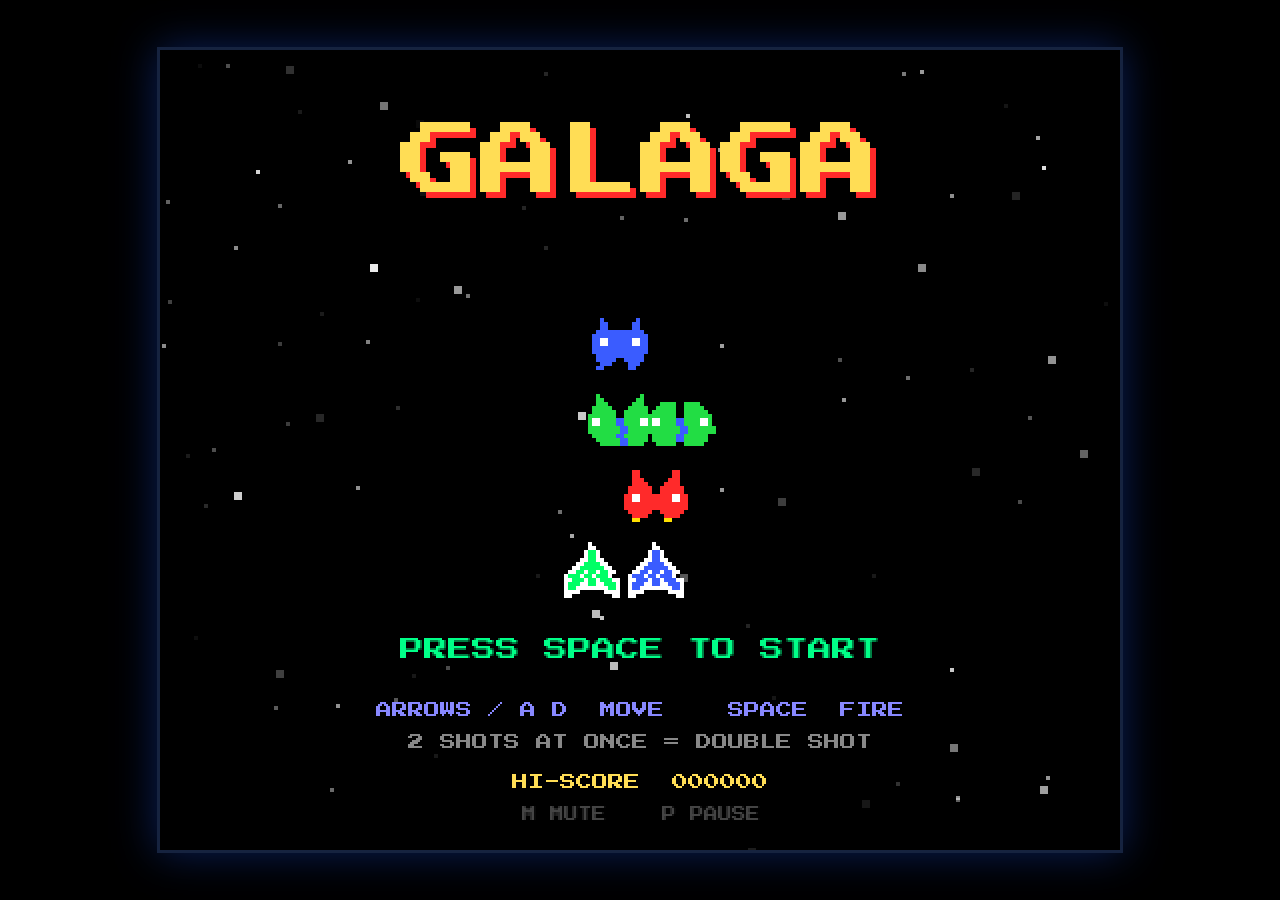
<file: galaga.html>
<!DOCTYPE html>
<html lang="en">
<head>
<meta charset="UTF-8">
<meta name="viewport" content="width=device-width, initial-scale=1.0">
<title>Galaga</title>
<link href="https://fonts.googleapis.com/css2?family=Press+Start+2P&display=swap" rel="stylesheet">
<style>
body { background:#000; display:flex; flex-direction:column; justify-content:center; align-items:center; height:100vh; overflow:hidden; font-family:'Press Start 2P', monospace; margin:0; }
canvas { border:3px solid #16233f; image-rendering:pixelated; image-rendering:crisp-edges; box-shadow:0 0 40px rgba(30,90,255,0.35); width:min(96vw, 114vh); max-width:960px; height:auto; }
#touchControls { display:none; margin-top:10px; user-select:none; -webkit-user-select:none; width:100%; max-width:600px; justify-content:space-between; align-items:center; padding:0 22px; box-sizing:border-box; }
#stick { position:relative; width:132px; height:132px; border-radius:50%; background:radial-gradient(circle at 50% 42%, #0a1830, #061024 72%); border:3px solid #1c3f77; box-shadow:0 0 18px rgba(30,90,255,0.25), inset 0 0 26px rgba(20,60,140,0.4); touch-action:none; }
#stickBase { position:absolute; left:16px; top:16px; right:16px; bottom:16px; border-radius:50%; border:2px dashed rgba(70,120,200,0.38); }
#stickKnob { position:absolute; left:50%; top:50%; width:58px; height:58px; border-radius:50%; transform:translate(-50%,-50%); background:radial-gradient(circle at 50% 32%, #8fc2ff, #1c4f9e 72%); border:2px solid #a9cfff; box-shadow:0 0 16px rgba(90,150,255,0.65); pointer-events:none; }
#btnFire { width:104px; height:104px; border-radius:50%; font-family:'Press Start 2P', monospace; font-size:13px; font-weight:bold; background:#1a0620; color:#ff88ff; border:3px solid #772266; cursor:pointer; touch-action:none; -webkit-tap-highlight-color:transparent; box-shadow:0 6px 0 #2a0a33; display:flex; align-items:center; justify-content:center; }
#btnFire:active { transform:translateY(5px); box-shadow:none; background:#551177; color:#fff; }
body.touch { justify-content:flex-start; padding:6px 0 16px; height:auto; min-height:100vh; overflow:auto; }
body.touch canvas { width:96vw; max-width:96vw; }
body.touch #touchControls { display:flex; }
</style>
</head>
<body>
<canvas id="game" width="480" height="400"></canvas>
<div id="touchControls" aria-label="Touch controls">
  <div id="stick" aria-label="Move">
    <div id="stickBase"></div>
    <div id="stickKnob"></div>
  </div>
  <button id="btnFire" aria-label="Fire">FIRE</button>
</div>
<script>
/* =========================================================================
   GALAGA  -  AI ARCADE GAMES
   Code, sprites and music all generated at runtime with the Web Audio API.
   ========================================================================= */
var canvas = document.getElementById('game');
var ctx = canvas.getContext('2d');
var W = 480, H = 400;
ctx.imageSmoothingEnabled = false;

var COL_SPACING = 44, ROW_SPACING = 36, ESC = 2;
var FORM_Y0 = 44;
var PLAYER_SPEED = 250, PLAYER_Y = 346;
var PLAYER_Y_MIN = 246, PLAYER_Y_MAX = H - 20;
// Bullet budget. MAX_E_BULLETS is a hard ceiling on the whole screen so a
// large capture group can never bury the player; CAP_SHOOTERS is how many
// captured ships may fire in a single volley.
var MAX_E_BULLETS = 18, CAP_SHOOTERS = 2;
// Invisible playfield border. Sprites are 16px wide at ESC=2, so FIELD_PAD
// keeps a whole enemy inside the visible area no matter what path it takes.
var FIELD_PAD = 16;
var CAP_COL_SPACING = 34, CAP_ROW_SPACING = 26, CAP_MARGIN = 24, CAP_SWEEP = 132;
var CAP_MAX_COLS = Math.max(3, Math.floor((W - CAP_MARGIN * 2) / CAP_COL_SPACING));

/* ============================== SPRITES ================================= */
var PAL = { W:'#ffffff', K:'#101010', B:'#3a5cff', R:'#ff2a2a', G:'#22dd44', Y:'#ffe000' };

/* Letters B, R and G all accept the override colour, so a captured (green)
   enemy is the very same shape simply recoloured. */
function drawSprite(bx, by, rows, scale, over) {
  for (var ry = 0; ry < rows.length; ry++) {
    var row = rows[ry];
    for (var rx = 0; rx < row.length; rx++) {
      var ch = row.charAt(rx);
      if (ch === '.' || ch === ' ') continue;
      var col = PAL[ch];
      if (over && (ch === 'B' || ch === 'R' || ch === 'G')) col = over;
      if (!col) continue;
      ctx.fillStyle = col;
      ctx.fillRect(bx + rx * scale, by + ry * scale, scale, scale);
    }
  }
}

/* --- Zako, blue scout, 50 pts --- */
var SPR_ZAKO = [
["................",
 "................",
 "...B........B...",
 "...BB......BB...",
 "...BB......BB...",
 "..BBBBBBBBBBBB..",
 ".BBBBBBBBBBBBBB.",
 ".BBWWBBBBBBWWBB.",
 ".BBWWBBBBBBWWBB.",
 ".BBBBBBBBBBBBBB.",
 ".BBBBBBBBBBBBBB.",
 "..BBBBBBBBBBBB..",
 "..BBBBB..BBBBB..",
 "...BBB....BBB...",
 "..BB......BB....",
 "................"],
["................",
 "...B........B...",
 "...B........B...",
 "...BB......BB...",
 "..BBBBBBBBBBBB..",
 ".BBBBBBBBBBBBBB.",
 ".BBWWBBBBBBWWBB.",
 ".BBWWBBBBBBWWBB.",
 ".BBBBBBBBBBBBBB.",
 ".BBBBBBBBBBBBBB.",
 "..BBBBBBBBBBBB..",
 "..BBBBBBBBBBBB..",
 "...BBBBBBBBBB...",
 "...BBB..BBB.....",
 "..BB......BB....",
 "................"]
];

/* --- Goei, green butterfly, 80 pts --- */
var SPR_GOEI = [
["................",
 "................",
 "..G..........G..",
 "..GG........GG..",
 "..GGG......GGG..",
 ".GGGGG....GGGGG.",
 ".GGGGGG..GGGGGG.",
 "GGGGGGG..GGGGGGG",
 "GWWGGGGBBGGGGWWG",
 "GWWGGGGBBGGGGWWG",
 "GGGGGGGGBBGGGGGGG",
 "GGGGGGGGBBGGGGGGG",
 ".GGGGGGBBGGGGGG.",
 "..GGGGGGBBGGGGG..",
 "...GGGGGBBGGGG...",
 "................"],
["................",
 "................",
 "................",
 "................",
 "...GGGG..GGGG...",
 "..GGGGG..GGGGG..",
 ".GGGGGG..GGGGGG.",
 "GGGGGGG..GGGGGGG",
 "GWWGGGGBBGGGGWWG",
 "GWWGGGGBBGGGGWWG",
 "GGGGGGGGBBGGGGGGG",
 "GGGGGGGGBBGGGGGGG",
 ".GGGGGGBBGGGGGG.",
 ".GGGGGGBBGGGGGG.",
 "..GGGGG..GGGGG..",
 "................"]
];

/* --- Bosconian, red boss, 150 pts --- */
var SPR_BOSC = [
["................",
 "................",
 "..RR........RR..",
 "..RR........RR..",
 "..RRR......RRR..",
 "..RRRR....RRRR..",
 ".RRRRRR..RRRRRR.",
 ".RRRRRR..RRRRRR.",
 "RRWWRRRRRRRRWWRR",
 "RRWWRRRRRRRRWWRR",
 "RRRRRRRRRRRRRRRR",
 "RRRRRRRRRRRRRRRR",
 ".RRRRRR..RRRRRR.",
 "..RRRR....RRRR..",
 "..YY......YY....",
 "................"],
["................",
 "..RR........RR..",
 "..RR........RR..",
 "..RRR......RRR..",
 "..RRRR....RRRR..",
 ".RRRRRR..RRRRRR.",
 "RRRRRRRRRRRRRRRR",
 "RRWWRRRRRRRRWWRR",
 "RRWWRRRRRRRRWWRR",
 "RRRRRRRRRRRRRRRR",
 "RRRRRRRRRRRRRRRR",
 ".RRRRRR..RRRRRR.",
 "..RRRR....RRRR..",
 "..RRRR....RRRR..",
 "...YY......YY...",
 "................"]
];

var SPR_SHIP = [
"................",
".......W........",
".......WW.......",
"......WBBW......",
"......WBBW......",
".....WWBBWW.....",
"....WWBBBBWW....",
"...WWBBBBBBWW...",
"..WWBBWBBWBBWW..",
".WBBBWBBWBBBW...",
".WWBBBWBBWBBBWW.",
".WBBBWWBBWWBBBW.",
".WBBWWWWWWWWBBW.",
".WWWW......WWWW.",
".WW..........WW.",
"................"
];

/* Galaxian flagship: wider than 16px so it is assembled from rects. */
function drawFlagship(x, y, flash) {
  var body  = flash > 0 ? '#ffffff' : '#ff2a2a';
  var dark  = flash > 0 ? '#ffffff' : '#a01010';
  var lit   = flash > 0 ? '#ffffff' : '#66ccff';
  var gold  = flash > 0 ? '#ffffff' : '#ffe000';
  x = Math.round(x); y = Math.round(y);
  ctx.fillStyle = gold; ctx.fillRect(x - 7, y - 21, 14, 5);
  ctx.fillStyle = body; ctx.fillRect(x - 22, y - 16, 44, 11);
  ctx.fillStyle = dark; ctx.fillRect(x - 22, y - 5, 44, 4);
  ctx.fillStyle = body; ctx.fillRect(x - 16, y - 5, 32, 10);
  ctx.fillStyle = '#ffffff';
  ctx.fillRect(x - 12, y - 13, 7, 5); ctx.fillRect(x + 5, y - 13, 7, 5);
  ctx.fillStyle = dark;
  ctx.fillRect(x - 30, y - 15, 8, 5); ctx.fillRect(x + 22, y - 15, 8, 5);
  ctx.fillStyle = lit;
  ctx.fillRect(x - 30, y - 10, 8, 9); ctx.fillRect(x + 22, y - 10, 8, 9);
  ctx.fillRect(x - 27, y - 1, 9, 7);  ctx.fillRect(x + 18, y - 1, 9, 7);
  ctx.fillStyle = body;
  ctx.fillRect(x - 10, y + 5, 20, 4);
}

/* ============================== AUDIO ================================== */
var audio = { ctx:null, master:null, musicGain:null, sfxGain:null, timer:null, track:null };

function initAudio() {
  if (audio.ctx) return;
  var AC = window.AudioContext || window.webkitAudioContext;
  audio.ctx = new AC();
  audio.master = audio.ctx.createGain();
  audio.master.gain.value = 0.85;
  audio.master.connect(audio.ctx.destination);
  audio.musicGain = audio.ctx.createGain();
  audio.musicGain.gain.value = 0.55;
  audio.musicGain.connect(audio.master);
  audio.sfxGain = audio.ctx.createGain();
  audio.sfxGain.gain.value = 0.85;
  audio.sfxGain.connect(audio.master);
}

function tone(freq, when, dur, wave, vol, dest) {
  if (!audio.ctx || !freq || freq <= 0) return;
  var o = audio.ctx.createOscillator();
  var g = audio.ctx.createGain();
  o.type = wave || 'square';
  o.frequency.setValueAtTime(freq, when);
  g.gain.setValueAtTime(0.0001, when);
  g.gain.linearRampToValueAtTime(vol, when + 0.006);
  g.gain.setValueAtTime(vol, when + Math.max(0.012, dur * 0.5));
  g.gain.exponentialRampToValueAtTime(0.0008, when + dur);
  o.connect(g);
  g.connect(dest || audio.master);
  o.start(when);
  o.stop(when + dur + 0.02);
}

function sweep(f1, f2, when, dur, wave, vol) {
  if (!audio.ctx) return;
  var o = audio.ctx.createOscillator();
  var g = audio.ctx.createGain();
  o.type = wave || 'square';
  o.frequency.setValueAtTime(f1, when);
  o.frequency.exponentialRampToValueAtTime(Math.max(20, f2), when + dur);
  g.gain.setValueAtTime(vol, when);
  g.gain.exponentialRampToValueAtTime(0.0008, when + dur);
  o.connect(g);
  g.connect(audio.sfxGain);
  o.start(when);
  o.stop(when + dur + 0.02);
}

function noise(when, dur, vol) {
  if (!audio.ctx) return;
  var len = Math.max(1, Math.floor(audio.ctx.sampleRate * dur));
  var buf = audio.ctx.createBuffer(1, len, audio.ctx.sampleRate);
  var d = buf.getChannelData(0);
  for (var i = 0; i < len; i++) d[i] = (Math.random() * 2 - 1) * (1 - i / len);
  var src = audio.ctx.createBufferSource();
  src.buffer = buf;
  var f = audio.ctx.createBiquadFilter();
  f.type = 'lowpass';
  f.frequency.setValueAtTime(4400, when);
  f.frequency.exponentialRampToValueAtTime(300, when + dur);
  var g = audio.ctx.createGain();
  g.gain.setValueAtTime(vol, when);
  g.gain.exponentialRampToValueAtTime(0.0008, when + dur);
  src.connect(f); f.connect(g); g.connect(audio.sfxGain);
  src.start(when);
}

/* --------------------------- drum synthesis ----------------------------- */
function drumNoise(when, dur, vol, filterType, cutoff, dest) {
  var len = Math.max(1, Math.floor(audio.ctx.sampleRate * dur));
  var buf = audio.ctx.createBuffer(1, len, audio.ctx.sampleRate);
  var d = buf.getChannelData(0);
  for (var i = 0; i < len; i++) d[i] = (Math.random() * 2 - 1) * (1 - i / len);
  var src = audio.ctx.createBufferSource();
  src.buffer = buf;
  var f = audio.ctx.createBiquadFilter();
  f.type = filterType;
  f.frequency.value = cutoff;
  var g = audio.ctx.createGain();
  g.gain.setValueAtTime(vol, when);
  g.gain.exponentialRampToValueAtTime(0.0008, when + dur);
  src.connect(f); f.connect(g); g.connect(dest || audio.musicGain);
  src.start(when);
  src.stop(when + dur + 0.02);
}

function drumKick(when, vol, dest) {
  var o = audio.ctx.createOscillator();
  var g = audio.ctx.createGain();
  o.type = 'sine';
  o.frequency.setValueAtTime(155, when);
  o.frequency.exponentialRampToValueAtTime(45, when + 0.10);
  g.gain.setValueAtTime(0.0001, when);
  g.gain.linearRampToValueAtTime(vol, when + 0.005);
  g.gain.exponentialRampToValueAtTime(0.0008, when + 0.24);
  o.connect(g); g.connect(dest || audio.musicGain);
  o.start(when); o.stop(when + 0.28);
}

function drumSnare(when, vol, dest) {
  drumNoise(when, 0.16, vol, 'bandpass', 1900, dest);
  var o = audio.ctx.createOscillator();
  var g = audio.ctx.createGain();
  o.type = 'triangle';
  o.frequency.setValueAtTime(200, when);
  o.frequency.exponentialRampToValueAtTime(120, when + 0.08);
  g.gain.setValueAtTime(vol * 0.45, when);
  g.gain.exponentialRampToValueAtTime(0.0008, when + 0.09);
  o.connect(g); g.connect(dest || audio.musicGain);
  o.start(when); o.stop(when + 0.12);
}

function playDrum(kind, when, vol, dest) {
  if (kind === 'k') drumKick(when, vol * 0.85, dest);
  else if (kind === 's') drumSnare(when, vol * 0.5, dest);
  else if (kind === 'h') drumNoise(when, 0.045, vol * 0.24, 'highpass', 7200, dest);
  else if (kind === 'H') drumNoise(when, 0.22, vol * 0.22, 'highpass', 6600, dest);
  else if (kind === 'c') drumNoise(when, 0.9, vol * 0.3, 'highpass', 5200, dest);
}

/* Note table, generated from equal temperament so it can never drift out of
   tune and covers every range the music needs (A1 up to B7, naturals + sharps). */
var NOTES = {};
(function buildNotes() {
  var SEMI = { C:0, D:2, E:4, F:5, G:7, A:9, B:11 };
  for (var oct = 1; oct <= 7; oct++) {
    for (var name in SEMI) {
      for (var s = 0; s <= 1; s++) {
        var midi = (oct + 1) * 12 + SEMI[name] + s;
        NOTES[name + (s ? '#' : '') + oct] = 440 * Math.pow(2, (midi - 69) / 12);
      }
    }
  }
})();

/* Sequence format: one token per step, and a step is an eighth note unless the
   voice sets `div` (0.5 gives sixteenths, used by the arpeggios).
     D5      note, one step
     D5/2    note, held two steps
     D5!     accented, louder
     D5*     ghost note, quieter
     D5~     staccato, shorter
     .       rest
   Drum voices use one-letter tokens instead of note names:
     k kick   s snare   h closed hat   H open hat   c crash                */
function parseSeq(s) {
  return String(s).trim().split(/\s+/).map(function (tok) {
    var out = { f:0, d:0, l:1, v:1, st:1, r:0 };
    if (!tok || tok === '.') { out.r = 1; return out; }
    // Articulation flags first, so "D5/2!" still yields the 2-step length.
    while (tok.length) {
      var c = tok.charAt(tok.length - 1);
      if (c === '!') { out.v = 1.4; tok = tok.slice(0, -1); }
      else if (c === '*') { out.v = 0.5; tok = tok.slice(0, -1); }
      else if (c === '~') { out.st = 0.45; tok = tok.slice(0, -1); }
      else break;
    }
    var m = /^(.*)\/(\d+)$/.exec(tok);
    if (m) { out.l = parseInt(m[2], 10); tok = m[1]; }
    if (tok === 'k' || tok === 's' || tok === 'h' || tok === 'H' || tok === 'c') out.d = tok;
    else out.f = NOTES[tok] || 0;
    return out;
  });
}

var SQR = 'square', TRI = 'triangle';

/* Sixteenth-note arpeggio tokens through a chord, one chord per bar. */
function arpTokens(chords) {
  var t = [];
  for (var b = 0; b < chords.length; b++) {
    for (var i = 0; i < 16; i++) {
      var n = chords[b][i % chords[b].length];
      t.push(i % 4 === 0 ? n : n + '*');
    }
  }
  return t;
}

/* Sections are two bars each. The longer variation sections carry their own
   arpeggio, otherwise the intro section's figure repeats under them. */
var SEC = {
  A:{
    lead:'D5 D5 . D5 F#5 A5 B5/2 A5 . F#5 . D5 . A4/2',
    harm:'F#4 . A4 . F#4 . B4/2 C5 . A4 . F#4 D4 . . .',
    bass:'D2 . D3 . A2 . D3 . A2 A3 . E2 . A2 A3 .',
    drums:'k h s h k h s h k h s h k h s h',
    arpTokens:arpTokens([['D3','F#3','A3','D4'], ['A2','C3','E3','A3']])
  },
  B:{
    lead:'A5 . C6 B5 A5 F#5 . A5/2 D6/2 . A5 F#5 G5/2',
    harm:'E5 . E5 . F#5 A5 . B4 . C5/2 A4 . D5 . E5',
    bass:'A2 A3 . A2 . E2 E3 . A2 . A2 A3 . D2 . F#2',
    drums:'k h s h k h s h k h s h k k s c',
    arpTokens:arpTokens([['A3','C4','E4','A4'], ['E3','G#3','B3','E4']])
  },
  C:{
    lead:'D6 . A5 F#5 D5 F#5 . A5 B5/2 C6 . A5 F#5 D5/2',
    harm:'A4 . F#4 . A4 . D5 . F#4 . B4/2 A4 . F#4 D4',
    bass:'D2 . D3 D2 . A2 . D3 . F#2 . A2 . D2 . A2',
    drums:'k h s h k h s h k h s h k k s c',
    arpTokens:arpTokens([['D4','F#4','A4','D5'], ['F#3','A3','C4','F#4']])
  },
  X:{
    lead:'F#5 A5 B5/2 A5 F#5 . D5 . E5/2 F#5 . D5 . A4 .',
    harm:'D4 . F#4 . A4 . D5 . F#4 . E5/2 D5 . A4 . .',
    bass:'D2 . D3 . F#2 . A2 . D2 . A2 D3 . . . .',
    drums:'k h s h k h s h k h s h k h s h',
    arpTokens:arpTokens([['D4','F#4','A4','D5'], ['B3','D4','F#4','B4']])
  }
};

/* Drum voices for the "hurry up" run: same groove, but the offbeats open up. */
var HURRY_DRUM_A = 'k h s h k h s H k h s h k k s h';
var HURRY_DRUM_B = 'k h s h k h s H k h s h k k s c';

/* Boss theme: minor key, driving eighth-note bass, busier hats. */
var BOSS = {
  A:{
    lead:'A5 A5 . A5 C6 D6/2 E6 . D6 C6 A5 . E5/2 .',
    harm:'E5 . E5 . G5 A5 . B5 . E5 . A5/2 G5 .',
    bass:'A2 A2 E3 A2 A2 E3 A2 A2 E3 A2 A2 E3 A2 A2 E3 A2',
    drums:'k h s h k k s h k h s h k k s h',
    arpTokens:arpTokens([['A3','C4','E4','A4'], ['A3','C4','E4','A4']])
  },
  B:{
    lead:'D6 . C6 A5 G5 A5 . F5/2 A5 D6/2 C6 A5 F#5/2',
    harm:'A4 . A4 . D5 F5 . G5 . D5/2 E5 A5/2 G5 F5',
    bass:'D3 . D3 . A2 . D3 . D3 A2 . F2 . F2 A2 .',
    drums:'k h s h k h s h k h s h k k s c',
    arpTokens:arpTokens([['D4','F4','A4','D5'], ['F3','A3','C4','F4']])
  }
};

/* Concatenate sections. Each token is one step (a longer note just rings for
   longer, it does not shorten the loop), so every voice is padded with rests
   to the section's token count. `drums`, when given, overrides the section
   drum line, and the arpeggio voice is sized to twice the tokens because it
   runs at double speed. */
function seqSet(sections, drums) {
  var keys = ['lead', 'harm', 'bass', 'drums'], out = {}, k, s, i;
  var canon = [];
  for (s = 0; s < sections.length; s++) {
    var mx = 0;
    for (k = 0; k < keys.length; k++) {
      var d = (keys[k] === 'drums' && drums) ? drums[s] : sections[s][keys[k]];
      var n = parseSeq(d).length;
      if (n > mx) mx = n;
    }
    canon.push(mx);
  }
  for (k = 0; k < keys.length; k++) {
    var buf = [];
    for (s = 0; s < sections.length; s++) {
      var src = (keys[k] === 'drums' && drums) ? drums[s] : sections[s][keys[k]];
      buf.push(padTokens(src, canon[s]));
    }
    out[keys[k]] = buf.join(' ');
  }
  var abuf = [];
  for (s = 0; s < sections.length; s++) {
    var toks = sections[s].arpTokens, want = canon[s] * 2, t = [];
    for (i = 0; i < want; i++) t.push(toks[i % toks.length]);
    abuf.push(t.join(' '));
  }
  out.arp = abuf.join(' ');
  return out;
}

/* Pad a sequence with rests until it holds `n` tokens. */
function padTokens(s, n) {
  var have = parseSeq(s).length, pad = '';
  for (var p = have; p < n; p++) pad += ' .';
  return s + pad;
}

function seqVoice(s, wave, vol, div) {
  return { wave:wave, vol:vol, div:div || 1, notes:parseSeq(s) };
}
function drumVoice(s) {
  return { drums:true, vol:1, div:1, notes:parseSeq(s) };
}

function themeTrack(bpm, sections, drums) {
  var m = seqSet(sections, drums);
  return { bpm:bpm, loop:true, voices:[
    seqVoice(m.lead, SQR, 0.046),
    seqVoice(m.harm, SQR, 0.022),
    seqVoice(m.bass, TRI, 0.068),
    seqVoice(m.arp,  TRI, 0.013, 0.5),
    drumVoice(m.drums)
  ]};
}

var SEQS = {
  clearL:'C5 E5 G5 C6 E6 . C6/2 E6/4 G6/4',
  clearH:'E4 G4 C5 E5 C5 G5 C5/2 G5/4 C6/4',
  clearB:'C3 . G2 . C3 . E3 . G2 . C3/2 E3 . G2 . C2/2',
  clearD:'c . . . . . . . c . . . . . . h',
  deathL:'G4 . E4 . C4 . A3 . F3 . E3/2 . C3/4',
  deathH:'D4 . B3 . G3 . E3 . D3 . C3/2 . . . .',
  deathB:'G2 . . . D3 . . . C3 . . . E3/2 . C2',
  lifeL:'C5 E5 G5 C6 G5 E5 C5/2',
  lifeH:'E4 G4 C5 E5 C5 . E4 .',
  lifeB:'C3 . G2 . C3 . C2/2',
  lifeD:'k k k . h h h h'
};

function jingle(bpm, l, h, b, d) {
  var voices = [
    seqVoice(l, SQR, 0.050),
    seqVoice(h, SQR, 0.025),
    seqVoice(b, TRI, 0.070)
  ];
  if (d) voices.push(drumVoice(d));
  return { bpm:bpm, loop:false, voices:voices };
}

var TRACKS = {
  main:  themeTrack(150, [SEC.A, SEC.B, SEC.A, SEC.C, SEC.A, SEC.B, SEC.C, SEC.X]),
  hurry: themeTrack(192, [SEC.A, SEC.B, SEC.A, SEC.C, SEC.A, SEC.B, SEC.C, SEC.X],
                    [HURRY_DRUM_A, HURRY_DRUM_B, HURRY_DRUM_A, HURRY_DRUM_B,
                     HURRY_DRUM_A, HURRY_DRUM_B, HURRY_DRUM_B, HURRY_DRUM_A]),
  boss:  themeTrack(174, [BOSS.A, BOSS.B]),
  clear: jingle(170, SEQS.clearL, SEQS.clearH, SEQS.clearB, SEQS.clearD),
  death: jingle(132, SEQS.deathL, SEQS.deathH, SEQS.deathB),
  extra: jingle(200, SEQS.lifeL, SEQS.lifeH, SEQS.lifeB, SEQS.lifeD)
};

/* Boss stages get their own theme, and the last life turns the music up. */
function stageMusic() {
  if (isBossStage) return 'boss';
  return lives <= 1 ? 'hurry' : 'main';
}

function stopMusic() { audio.track = null; }

/* Each voice keeps its own step and schedule time, so a sixteenth-note arp can
   run under an eighth-note lead and every part still ends together. */
function musicStep() {
  var tr = audio.track;
  if (!tr) return;
  var def = tr.def;
  var horizon = audio.ctx.currentTime + 0.18;
  for (var v = 0; v < def.voices.length; v++) {
    var vo = def.voices[v];
    if (!vo.notes.length) continue;
    var spb = (60 / def.bpm / 2) * (vo.div || 1);
    var guard = 0;
    while (tr.nexts[v] < horizon && guard++ < 400) {
      var idx = def.loop ? tr.steps[v] % vo.notes.length : tr.steps[v];
      var n = vo.notes[idx];
      if (n) {
        if (n.d) {
          if (vo.drums) playDrum(n.d, tr.nexts[v], vo.vol * n.v);
        } else if (n.f > 0) {
          tone(n.f, tr.nexts[v], n.l * spb * 0.92 * n.st, vo.wave, vo.vol * n.v, audio.musicGain);
        }
      }
      tr.nexts[v] += spb;
      tr.steps[v]++;
    }
  }
  if (!def.loop) {
    var done = true;
    for (var d = 0; d < def.voices.length; d++) {
      if (tr.steps[d] < def.voices[d].notes.length) done = false;
    }
    if (done) {
      var cb = tr.onend;
      stopMusic();
      if (cb) cb();
    }
  }
}

function playMusic(name, onend) {
  initAudio();
  if (audio.ctx.state === 'suspended') audio.ctx.resume();
  var def = TRACKS[name];
  if (!def) return;
  var nexts = [], steps = [], t0 = audio.ctx.currentTime + 0.06;
  for (var i = 0; i < def.voices.length; i++) { nexts.push(t0); steps.push(0); }
  audio.track = { def:def, nexts:nexts, steps:steps, onend:onend };
  if (!audio.timer) audio.timer = setInterval(musicStep, 25);
  musicStep();
}

function sfxShoot() {
  if (!audio.ctx) return;
  sweep(1250, 430, audio.ctx.currentTime, 0.07, 'square', 0.045);
}
function sfxEnemyShoot() {
  if (!audio.ctx) return;
  sweep(520, 190, audio.ctx.currentTime, 0.10, 'square', 0.028);
}
function sfxHit() {
  if (!audio.ctx) return;
  tone(720, audio.ctx.currentTime, 0.045, 'square', 0.032, audio.sfxGain);
}
function sfxKill() {
  if (!audio.ctx) return;
  var t = audio.ctx.currentTime;
  sweep(620, 95, t, 0.22, 'sawtooth', 0.055);
  noise(t, 0.16, 0.042);
}
function sfxCapture() {
  if (!audio.ctx) return;
  var t = audio.ctx.currentTime;
  for (var i = 0; i < 5; i++) tone(300 + i * 170, t + i * 0.045, 0.07, 'triangle', 0.042, audio.sfxGain);
}
function sfxBossShoot() {
  if (!audio.ctx) return;
  var t = audio.ctx.currentTime;
  for (var i = 0; i < 3; i++) tone(900 - i * 140, t + i * 0.035, 0.07, 'square', 0.030, audio.sfxGain);
}
function sfxBossDeath() {
  if (!audio.ctx) return;
  var t = audio.ctx.currentTime;
  noise(t, 0.9, 0.10);
  sweep(320, 30, t, 0.85, 'sawtooth', 0.070);
}
function sfxPlayerDeath() {
  if (!audio.ctx) return;
  var t = audio.ctx.currentTime;
  noise(t, 1.1, 0.11);
  sweep(540, 40, t, 1.0, 'sawtooth', 0.075);
}

/* ============================== STATE ================================== */
var score = 0, hiScore = 0, lives = 3, stage = 1;
var enemies = [], bosses = [], pBullets = [], eBullets = [], particles = [], stars = [];
var player = null, gameState = 'title';
var introT = 0, readyT = 0, dyingT = 0, clearT = 0, overT = 0;
var formation = { x:0, y:FORM_Y0, dir:1, anim:0, animT:0 };
var capGroup = { y:80, dir:1, t:0, fireT:2, halfW:0, topH:0, members:[] };
var diveTimer = 1.6, boss2T = 0, bossPending = 0;
// One shared firing cue for the whole enemy fleet: at most one new enemy
// bullet is created per enemyFireInterval(), no matter how many ships are
// diving, so the player never gets a simultaneous double shot.
var enemyFireCd = 0;
var hurryOn = false, shotCd = 0, dualUsed = false, shake = 0, frames = 0;
var isBossStage = false, hitCount = 0, nextExtra = 0;
var paused = false, muted = false, mutedTrack = null;
var EXTRA_AT = [20000, 70000, 140000, 210000, 280000, 350000, 420000, 490000, 560000];
var msgText = '', msgT = 0, msgColor = '#ffffff';
var keys = {};
// Analog thumbstick state, driven by the on-screen stick on touch devices.
// x/y are the stick offset normalised to [-1,1]; magnitude scales the speed.
var stick = { x:0, y:0, active:false, id:null, cx:0, cy:0, R:1 };

try { hiScore = parseInt(localStorage.getItem('galaga-hi') || '0', 10) || 0; } catch (e) { hiScore = 0; }
function saveHi() { try { localStorage.setItem('galaga-hi', String(hiScore)); } catch (e) {} }

for (var si = 0; si < 90; si++) {
  stars.push({ x:Math.random() * W, y:Math.random() * H,
               s:Math.random() < 0.3 ? 4 : 2,
               b:0.30 + Math.random() * 0.70, v:5 + Math.random() * 22 });
}

/* ============================= HELPERS ================================= */
function clamp(v, a, b) { return v < a ? a : (v > b ? b : v); }
function rand(a, b) { return a + Math.random() * (b - a); }
function near(ax, ay, bx, by, r) { var dx = ax - bx, dy = ay - by; return dx * dx + dy * dy <= r * r; }
function say(t, c, d) { msgText = t; msgColor = c || '#ffffff'; msgT = d; }
function pad(n, w) { var s = String(n); while (s.length < w) s = '0' + s; return s; }

/* Difficulty scaling: enemies get 3% faster every stage. */
var SPEED_PER_LEVEL = 1.03;
function speedMul() { return Math.pow(SPEED_PER_LEVEL, stage - 1); }

/* Player fire rate: 3 shots a second on stage 1, one more each stage after,
   capped so late stages stay playable. */
var BASE_FIRE_RATE = 3, MAX_FIRE_RATE = 10;
function fireRate() { return Math.min(MAX_FIRE_RATE, BASE_FIRE_RATE + (stage - 1)); }
/* Shots allowed in flight at once, so the rate is what limits fire, not the
   number of bullets that happen to be on screen. */
function maxShots() { return Math.max(2, Math.ceil(fireRate() * 1.2) + 2); }

/* Enemy fire interval: one shot a second on stage 1, shrinking 5% per stage
   until it bottoms out at half a second, which is the hardest the game gets. */
var ENEMY_FIRE_INTERVAL = 1.0, ENEMY_FALLOFF = 0.95, MIN_ENEMY_FIRE_INTERVAL = 0.5;
function enemyFireInterval() {
  return Math.max(MIN_ENEMY_FIRE_INTERVAL, Math.pow(ENEMY_FALLOFF, stage - 1));
}
/* Keep the varied per-role gaps, but re-centre them on the new interval so
   stage 1 averages one shot a second. `spread` widens the random jitter, which
   is symmetric so the average stays exactly on the interval. */
function enemyFireGap(spread) {
  return enemyFireInterval() * rand(1 - 0.4 * spread, 1 + 0.4 * spread);
}

function bez(p, t) {
  var u = 1 - t, a = u * u * u, b = 3 * u * u * t, c = 3 * u * t * t, d = t * t * t;
  return { x:a * p.p0.x + b * p.p1.x + c * p.p2.x + d * p.p3.x,
           y:a * p.p0.y + b * p.p1.y + c * p.p2.y + d * p.p3.y };
}

function pushScore(n) {
  score += n;
  if (score > hiScore) { hiScore = score; saveHi(); }
  while (nextExtra < EXTRA_AT.length && score >= EXTRA_AT[nextExtra]) {
    nextExtra++;
    lives++;
    say('EXTRA SHIP!', '#00ff88', 2.2);
    sfxCapture();
  }
}

function burst(x, y, color, n, spd, life) {
  for (var i = 0; i < n; i++) {
    var a = Math.random() * Math.PI * 2, s = spd * (0.3 + Math.random() * 0.95);
    particles.push({ x:x, y:y, vx:Math.cos(a) * s, vy:Math.sin(a) * s,
                     c:color, t:life * (0.55 + Math.random() * 0.75), tl:life });
  }
}

function updateParticles(dt) {
  for (var i = particles.length - 1; i >= 0; i--) {
    var p = particles[i];
    p.t -= dt;
    if (p.t <= 0) { particles.splice(i, 1); continue; }
    p.x += p.vx * dt; p.y += p.vy * dt;
    p.vx *= 0.986; p.vy *= 0.986;
  }
}

/* ========================== FORMATION / STAGES ========================= */
var KINDS = {
  zako:{ spr:SPR_ZAKO, pts:50,  col:'#3a5cff' },
  goei:{ spr:SPR_GOEI, pts:80,  col:'#22dd44' },
  bosc:{ spr:SPR_BOSC, pts:150, col:'#ff2a2a' }
};
var CAPTURED_COL = '#00ff66';

function slotPos(e) { return { x:formation.x + e.col * COL_SPACING, y:formation.y + e.row * ROW_SPACING }; }
function formEnemies() { var a = []; for (var i = 0; i < enemies.length; i++) if (enemies[i].state === 'formation') a.push(enemies[i]); return a; }
function diversNow() { var n = 0; for (var i = 0; i < enemies.length; i++) if (enemies[i].state !== 'formation') n++; return n; }

function stageLayout() {
  var s = stage;
  isBossStage = (s % 3 === 0);
  var rows, cols = 8, mix;
  if (isBossStage) {
    rows = (s == 3) ? 1 : 2;
    mix = [];
    for (var r = 0; r < rows; r++) { mix.push(r === 0 ? 'zako' : 'goei'); }
  } else {
    rows = (s <= 2) ? 4 : 5;
    mix = ['bosc', 'goei', 'zako', 'zako', 'zako'];
  }
  if (s >= 5 && !isBossStage) cols = 9;
  return { rows:rows, cols:cols, mix:mix };
}

function loadStage() {
  var L = stageLayout();
  enemies = []; bosses = []; pBullets = []; eBullets = [];
  enemyFireCd = 0;
  capGroup.members = []; capGroup.y = FORM_Y0 - 10; capGroup.dir = 1; capGroup.t = 0; capGroup.fireT = 2;
  hitCount = 0; bossPending = (isBossStage ? (stage == 3 ? 1 : 2) : 0);
  diveTimer = 1.6; hurryOn = false; shake = 0;
  var totalW = (L.cols - 1) * COL_SPACING;
  formation.x = Math.round((W - totalW) / 2);
  formation.y = FORM_Y0;
  formation.dir = 1;
  formation.anim = 0; formation.animT = 0;

  for (var r = 0; r < L.rows; r++) {
    var kind = L.mix[Math.min(r, L.mix.length - 1)];
    for (var c = 0; c < L.cols; c++) {
      var s = slotFor(r, c);
      enemies.push({ type:kind, col:c, row:r, x:s.x, y:s.y,
                     state:'entry', captured:false, t:0, dive:null, fireT:rand(0.8, 2.4),
                     wait:0, capOx:0, capOy:0, delay:(r * L.cols + c) * 0.022,
                     side:(r % 2 === 0 ? -1 : 1), frame:0 });
    }
  }
  if (bossPending > 0) spawnBoss(0);
}

function slotFor(row, col) {
  var totalW = (stageLayout().cols - 1) * COL_SPACING;
  return { x:Math.round((W - totalW) / 2) + col * COL_SPACING, y:FORM_Y0 + row * ROW_SPACING };
}

function updateFormation(dt) {
  var fe = formEnemies();
  if (!fe.length) return;
  formation.animT += dt;
  if (formation.animT > 0.09) { formation.animT = 0; formation.anim = 1 - formation.anim; }
  var minCol = 99, maxCol = -99;
  for (var i = 0; i < fe.length; i++) {
    if (fe[i].col < minCol) minCol = fe[i].col;
    if (fe[i].col > maxCol) maxCol = fe[i].col;
  }
  var totalW = (maxCol - minCol) * COL_SPACING;
  var lo = 20 + minCol * COL_SPACING;
  var hi = W - 20 - (stageLayout().cols - 1 - maxCol) * COL_SPACING;
  if (hi < lo) hi = lo;
  var speed = (26 + Math.min(30, stage * 2.2)) * speedMul();
  formation.x += formation.dir * speed * dt;
  if (formation.x < lo)      { formation.x = lo;      formation.dir = 1;  formation.y += 14; }
  if (formation.x > hi - totalW) { formation.x = hi - totalW; formation.dir = -1; formation.y += 14; }
  if (formation.y > 190) formation.y = 190;
}

function spawnBoss(n) {
  bosses.push({ x:n === 0 ? 90 : W - 90, y:56, dir:n === 0 ? 1 : -1,
                hp:2, flash:0, fireT:1.0, alive:true, frame:0, pts:1000 });
}

function startDive(e) {
  e.state = 'dive';
  e.t = 0;
  var dir = e.x < W / 2 ? 1 : -1;
  if (Math.random() < 0.3) dir = -dir;
  var tx = rand(50, W - 50), ty = H - 74;
  e.dive = {
    p0:{ x:e.x, y:e.y },
    p1:{ x:clamp(e.x + dir * rand(150, 230), FIELD_PAD, W - FIELD_PAD), y:e.y + 30 },
    p2:{ x:clamp(tx - dir * 150, FIELD_PAD, W - FIELD_PAD), y:H * 0.80 },
    p3:{ x:tx, y:ty },
    dur:rand(1.9, 2.6) / speedMul()
  };
  e.fireT = enemyFireGap(1);
}

function beginReturn(e) {
  var slot = slotPos(e);
  var from = { x:e.x, y:e.y };
  var dir = slot.x >= from.x ? 1 : -1;
  e.state = 'return';
  e.t = 0;
  e.dive = {
    p0:from,
    p1:{ x:clamp(from.x - dir * 70, FIELD_PAD, W - FIELD_PAD), y:from.y - 85 },
    p2:{ x:clamp(slot.x + dir * 60, FIELD_PAD, W - FIELD_PAD), y:slot.y + 135 },
    p3:{ x:slot.x, y:slot.y },
    dur:1.55 / speedMul()
  };
  e.fireT = enemyFireGap(0.5);
}

function capture(e) {
  e.state = 'captured';
  e.captured = true;
  e.t = 0;
  e.fireT = enemyFireGap(0.7);
  capGroup.members.push(e);
  if (capGroup.members.length === 1) capGroup.y = e.y;
  relayoutCapture();
  sfxCapture();
}

function relayoutCapture() {
  var n = capGroup.members.length;
  if (!n) { capGroup.halfW = 0; capGroup.topH = 0; return; }
  // A single V-shaped row cannot fit a big capture on a 480px screen, so the
  // captured fleet is laid out as a grid that always fits between the borders.
  var cols = Math.min(CAP_MAX_COLS, n);
  var rows = Math.ceil(n / cols);
  cols = Math.ceil(n / rows);
  capGroup.halfW = (cols - 1) * CAP_COL_SPACING / 2;
  capGroup.topH = (rows - 1) * CAP_ROW_SPACING;
  for (var i = 0; i < n; i++) {
    var r = Math.floor(i / cols);
    var idx = i - r * cols;
    var inRow = Math.min(cols, n - r * cols);
    var k = idx - (inRow - 1) / 2;
    capGroup.members[i].capOx = k * CAP_COL_SPACING;
    capGroup.members[i].capOy = -r * CAP_ROW_SPACING;
  }
}

function killEnemy(e) {
  var i = enemies.indexOf(e);
  if (i < 0) return;
  var pts;
  if (e.captured) {
    pts = 400;
    enemies.splice(i, 1);
    var ci = capGroup.members.indexOf(e);
    if (ci >= 0) { capGroup.members.splice(ci, 1); relayoutCapture(); }
    burst(e.x, e.y, CAPTURED_COL, 20, 190, 0.55);
  } else {
    pts = KINDS[e.type].pts;
    enemies.splice(i, 1);
    burst(e.x, e.y, KINDS[e.type].col, 18, 170, 0.5);
    if (e.state === 'formation' || e.state === 'entry') capture(e);
  }
  pushScore(pts);
  hitCount++;
  sfxKill();
  say(String(pts), '#ffffff', 0.55);
}

function killBoss(b) {
  b.alive = false;
  pushScore(b.pts);
  burst(b.x, b.y, '#ff2a2a', 34, 230, 0.8);
  burst(b.x, b.y, '#ffe000', 22, 170, 0.9);
  burst(b.x, b.y, '#ffffff', 16, 260, 0.6);
  shake = 12;
  sfxBossDeath();
  say('1000', '#ffffff', 0.9);
}

// Every enemy bullet in the game leaves through here, so there is only ever
// one new bullet per interval and it always comes out of a ship you can see.
// A shot is also refused if the shooter is almost on top of the player, so
// bullets can never appear on the player from nowhere.
function enemyShoot(e, spread) {
  if (enemyFireCd > 0) return false;
  if (eBullets.length >= MAX_E_BULLETS) return false;
  if (player && gameState === 'play' && e.y + 8 > player.y - 30) return false;
  var a = Math.PI / 2 + rand(-0.30, 0.30);
  var sp = rand(150, 205) * speedMul();
  eBullets.push({ x:e.x, y:e.y + 8, vx:Math.cos(a) * sp, vy:Math.sin(a) * sp });
  enemyFireCd = enemyFireGap(spread === undefined ? 1 : spread);
  sfxEnemyShoot();
  return true;
}

function bossShoot(b) {
  if (enemyFireCd > 0) return false;
  if (eBullets.length >= MAX_E_BULLETS) return false;
  if (player && gameState === 'play' && b.y + 22 > player.y - 30) return false;
  var a = Math.PI / 2 + rand(-0.09, 0.09);
  var sp = 170 * speedMul();
  eBullets.push({ x:b.x, y:b.y + 22, vx:Math.cos(a) * sp, vy:Math.sin(a) * sp });
  enemyFireCd = enemyFireGap(0.5);
  sfxBossShoot();
  return true;
}

function playerShoot() {
  if (shotCd > 1e-4 || gameState !== 'play') return;
  if (pBullets.length >= maxShots()) return;
  var dual = (pBullets.length >= 2 && !dualUsed && maxShots() >= 2);
  if (dual) dualUsed = true;
  pBullets.push({ x:player.x - (dual ? 8 : 0), y:player.y - 14, vy:-480 });
  if (dual) pBullets.push({ x:player.x + 8, y:player.y - 14, vy:-480 });
  shotCd = (dual ? 2 : 1) / fireRate();
  sfxShoot();
}

function killPlayer() {
  if (gameState !== 'play') return;
  gameState = 'dying';
  dyingT = 0;
  lives--;
  pBullets.length = 0;
  eBullets.length = 0;
  burst(player.x, player.y, '#ffffff', 24, 200, 0.6);
  burst(player.x, player.y, '#66ccff', 20, 150, 0.8);
  shake = 10;
  sfxPlayerDeath();
}

/* ============================ GAME FLOW ================================ */
function startGame() {
  score = 0; lives = 3; stage = 1; nextExtra = 0;
  loadStage();
  newPlayer();
  gameState = 'intro';
  introT = 0;
  playMusic(stageMusic());
}

function newPlayer() {
  player = { x:W / 2, y:PLAYER_Y, inv:0, moving:false, animT:0 };
  pBullets = []; eBullets = [];
  shotCd = 0; dualUsed = false;
}

function advanceStage() {
  stage++;
  loadStage();
  newPlayer();
  gameState = 'intro';
  introT = 0;
  diveTimer = 1.6;
  playMusic(stageMusic());
}

function startTitle() {
  gameState = 'title';
  enemies = []; bosses = []; pBullets = []; eBullets = []; particles = [];
  enemyFireCd = 0;
  capGroup.members = [];
  player = null;
  playMusic(stageMusic());
}

/* ============================== UPDATE ================================= */
function update(dt) {
  frames++;
  if (msgT > 0) msgT -= dt;
  if (shake > 0) shake = Math.max(0, shake - dt * 32);
  if (muted) return;

  for (var i = 0; i < stars.length; i++) {
    var s = stars[i];
    s.y += s.v * dt;
    if (s.y > H) { s.y = -4; s.x = Math.random() * W; }
  }
  updateParticles(dt);

  if (gameState === 'title' || gameState === 'gameover') return;
  if (paused) return;

  if (gameState === 'intro') {
    introT += dt;
    for (var j = 0; j < enemies.length; j++) {
      var e = enemies[j];
      if (e.state !== 'entry') continue;
      var p = clamp((introT - e.delay) / 0.85, 0, 1);
      var k = 1 - Math.pow(1 - p, 3);
      var slot = slotPos(e);
      var from = e.side < 0 ? -50 : W + 50;
      e.x = from + (slot.x - from) * k;
      e.y = slot.y;
      if (p >= 1) e.state = 'formation';
    }
    if (introT > 1.5) { gameState = 'play'; say('GO!', '#00ff66', 0.7); }
    return;
  }

  if (gameState === 'ready') {
    readyT -= dt;
    updateFormation(dt);
    stepEnemies(dt);
    stepBosses(dt);
    stepCapture(dt);
    stepBullets(dt);
    if (player) player.inv = Math.max(0, player.inv - dt);
    if (readyT <= 0) gameState = 'play';
    return;
  }

  if (gameState === 'dying') {
    dyingT += dt;
    stepCapture(dt);
    stepBullets(dt);
    if (dyingT > 1.9) {
      if (lives <= 0) {
        gameState = 'gameover';
        overT = 0;
        playMusic('death');
      } else {
        newPlayer();
        player.inv = 2.2;
        gameState = 'ready';
        readyT = 1.2;
        say('READY', '#00ff66', 1.2);
        playMusic(stageMusic());
      }
    }
    return;
  }

  if (gameState === 'clear') {
    clearT += dt;
    stepCapture(dt);
    updateFormation(dt);
    if (clearT > 3.4) advanceStage();
    return;
  }

  /* ------------------------------ PLAY ------------------------------ */
  if (player) {
    player.animT += dt;
    var mv = 0, mvv = 0;
    if (keys['arrowleft'] || keys['a']) mv -= 1;
    if (keys['arrowright'] || keys['d']) mv += 1;
    if (keys['arrowup'] || keys['w']) mvv -= 1;
    if (keys['arrowdown'] || keys['s']) mvv += 1;
    mv += stick.x; mvv += stick.y;
    var mag = Math.sqrt(mv * mv + mvv * mvv);
    if (mag > 1) { mv /= mag; mvv /= mag; mag = 1; }
    player.x = clamp(player.x + mv * PLAYER_SPEED * dt, 20, W - 20);
    player.y = clamp(player.y + mvv * PLAYER_SPEED * dt, PLAYER_Y_MIN, PLAYER_Y_MAX);
    player.moving = (mag > 0.05);
    if (keys[' '] || keys['z'] || keys['x']) playerShoot();
    if (player.inv > 0) player.inv -= dt;
  }
  if (shotCd > 0) shotCd -= dt;
  if (pBullets.length < 2) dualUsed = false;

  updateFormation(dt);
  stepEnemies(dt);
  stepBosses(dt);
  stepCapture(dt);
  stepBullets(dt);
  stepDiveTimer(dt);

  var liveB = 0;
  for (var b = 0; b < bosses.length; b++) if (bosses[b].alive) liveB++;
  if (enemies.length === 0 && liveB === 0) {
    gameState = 'clear';
    clearT = 0;
    var bonus = 1000 + 100 * lives;
    pushScore(bonus);
    say('STAGE ' + stage + ' CLEAR  +' + bonus, '#ffff00', 3.2);
    playMusic('clear', function () { if (gameState === 'clear') playMusic(stageMusic()); });
  }
}

function stepDiveTimer(dt) {
  if (enemies.length === 0) return;
  var maxDivers = isBossStage ? 1 : Math.min(4, 2 + Math.floor(stage / 3));
  diveTimer -= dt;
  if (diveTimer <= 0) {
    diveTimer = Math.max(0.35, (rand(1.1, 2.4) - Math.min(0.6, stage * 0.07)) / speedMul());
    var fe = formEnemies();
    var busy = 0;
    for (var i = 0; i < enemies.length; i++) if (enemies[i].state !== 'formation') busy++;
    if (fe.length && busy < maxDivers) {
      var pick = null;
      if (Math.random() < 0.6) {
        var scouts = [];
        for (var j = 0; j < fe.length; j++) if (fe[j].type === 'zako') scouts.push(fe[j]);
        if (scouts.length) pick = scouts[(Math.random() * scouts.length) | 0];
      }
      if (!pick) pick = fe[(Math.random() * fe.length) | 0];
      if (pick) startDive(pick);
    }
  }
  if (isBossStage && bossPending > 0) {
    var live = 0;
    for (var k = 0; k < bosses.length; k++) if (bosses[k].alive) live++;
    if (live === 0) {
      boss2T -= dt;
      if (boss2T <= 0) { spawnBoss(1); bossPending--; }
    }
  }
}

function stepEnemies(dt) {
  for (var i = enemies.length - 1; i >= 0; i--) {
    var e = enemies[i];
    if (e.captured) continue;
    var p, s, dx, dy;
    switch (e.state) {
      case 'formation':
        s = slotPos(e); e.x = s.x; e.y = s.y;
        break;
      case 'entry':
        s = slotPos(e);
        e.x += (s.x - e.x) * Math.min(1, dt * 5);
        e.y = s.y;
        if (Math.abs(s.x - e.x) < 1.5) e.state = 'formation';
        break;
      case 'dive':
        e.t += dt / e.dive.dur;
        p = bez(e.dive, Math.min(1, e.t)); e.x = p.x; e.y = p.y;
        e.fireT -= dt;
        if (e.fireT <= 0 && enemyShoot(e, 1)) e.fireT = enemyFireCd;
        if (e.t >= 1) { e.state = 'loiter'; e.wait = rand(0.6, 1.3) / speedMul(); }
        break;
      case 'loiter':
        e.y = Math.min(H - 52, e.y + 46 * speedMul() * dt);
        e.fireT -= dt;
        if (e.fireT <= 0 && enemyShoot(e, 0.7)) e.fireT = enemyFireCd;
        e.wait -= dt;
        if (e.wait <= 0) beginReturn(e);
        break;
      case 'return':
        e.t += dt / e.dive.dur;
        p = bez(e.dive, Math.min(1, e.t)); e.x = p.x; e.y = p.y;
        e.fireT -= dt;
        if (e.fireT <= 0 && enemyShoot(e, 1.1)) e.fireT = enemyFireCd;
        if (e.t >= 1) e.state = 'seek';
        break;
      case 'seek':
        s = slotPos(e);
        dx = s.x - e.x; dy = s.y - e.y;
        e.x += dx * Math.min(1, dt * 7);
        e.y += dy * Math.min(1, dt * 7);
        if (Math.abs(dx) + Math.abs(dy) < 3) { e.x = s.x; e.y = s.y; e.state = 'formation'; }
        break;
    }
    clampToField(e);
    if (player && gameState === 'play' && player.inv <= 0 && isAttacking(e) &&
        near(e.x, e.y + 8, player.x, player.y, 12)) killPlayer();
  }
}

function isAttacking(e) { return e.state === 'dive' || e.state === 'loiter' || e.state === 'return'; }

// Invisible playfield border: nothing may leave the visible area, whatever
// path it is on. Dive and return curves get flattened at the edges rather
// than sliding off into nothing.
function clampToField(e) {
  e.x = clamp(e.x, FIELD_PAD, W - FIELD_PAD);
  e.y = clamp(e.y, FIELD_PAD, H - FIELD_PAD);
}

function stepCapture(dt) {
  if (!capGroup.members.length) return;
  capGroup.t += dt;
  // Sweep left and right, but the amplitude shrinks as the fleet grows so the
  // whole grid always stays between the borders.
  var amp = Math.max(0, (W - 2 * FIELD_PAD) / 2 - capGroup.halfW);
  if (amp > CAP_SWEEP) amp = CAP_SWEEP;
  var cx = W / 2 + Math.sin(capGroup.t * 1.15) * amp;
  var loY = FIELD_PAD + capGroup.topH;
  if (loY < 58) loY = 58;
  capGroup.y += capGroup.dir * 74 * speedMul() * dt;
  if (capGroup.y > H - 96) { capGroup.y = H - 96; capGroup.dir = -1; }
  if (capGroup.y < loY)     { capGroup.y = loY;     capGroup.dir = 1; }
  // Only the leading ships at the front of the captured formation open fire,
  // and they go through the shared fleet cue, so the group can never dump a
  // wall of bullets no matter how big the capture gets.
  var frontY = -Infinity;
  for (var f = 0; f < capGroup.members.length; f++) {
    if (capGroup.members[f].capOy > frontY) frontY = capGroup.members[f].capOy;
  }
  // The captured fleet shares the one fleet firing cue: the forward row fires
  // a single bullet while sweeping down, never a simultaneous volley.
  for (var i = 0; i < capGroup.members.length; i++) {
    var e = capGroup.members[i];
    e.x = cx + e.capOx;
    e.y = capGroup.y + e.capOy;
    clampToField(e);
    if (player && gameState === 'play' && player.inv <= 0 &&
        near(e.x, e.y + 8, player.x, player.y, 12)) killPlayer();
  }
  capGroup.fireT -= dt;
  if (capGroup.dir > 0 && capGroup.fireT <= 0) {
    var shooters = [];
    for (var sf = 0; sf < capGroup.members.length; sf++)
      if (capGroup.members[sf].capOy >= frontY - 1) shooters.push(capGroup.members[sf]);
    var sh = shooters[(Math.random() * shooters.length) | 0];
    if (sh && enemyShoot(sh, 1.4)) capGroup.fireT = enemyFireCd;
  }
}

function stepBosses(dt) {
  for (var i = bosses.length - 1; i >= 0; i--) {
    var b = bosses[i];
    if (!b.alive) { bosses.splice(i, 1); continue; }
    b.x += b.dir * 62 * speedMul() * dt;
    if (b.x < 40) { b.x = 40; b.dir = 1; }
    if (b.x > W - 40) { b.x = W - 40; b.dir = -1; }
    clampToField(b);
    if (b.flash > 0) b.flash -= dt;
    b.fireT -= dt;
    if (b.fireT <= 0 && bossShoot(b)) b.fireT = enemyFireCd;
    if (player && gameState === 'play' && player.inv <= 0 &&
        near(b.x, b.y, player.x, player.y, 22)) killPlayer();
  }
}

function stepBullets(dt) {
  if (enemyFireCd > 0) enemyFireCd = Math.max(0, enemyFireCd - dt);
  for (var i = pBullets.length - 1; i >= 0; i--) {
    var b = pBullets[i];
    b.y += b.vy * dt;
    if (b.y < -10) { pBullets.splice(i, 1); continue; }
    var hit = false;
    for (var j = 0; j < enemies.length; j++) {
      var e = enemies[j];
      if (near(b.x, b.y, e.x, e.y + 8, 13)) { killEnemy(e); hit = true; break; }
    }
    if (!hit) {
      for (var k = 0; k < bosses.length; k++) {
        var bs = bosses[k];
        if (!bs.alive) continue;
        if (near(b.x, b.y, bs.x, bs.y, 26)) {
          bs.hp--; bs.flash = 0.12; sfxHit();
          if (bs.hp <= 0) killBoss(bs); else shake = 4;
          hit = true; break;
        }
      }
    }
    if (hit) pBullets.splice(i, 1);
  }
  for (var m = eBullets.length - 1; m >= 0; m--) {
    var s2 = eBullets[m];
    s2.x += s2.vx * dt; s2.y += s2.vy * dt;
    if (s2.y > H + 8 || s2.x < -12 || s2.x > W + 12) { eBullets.splice(m, 1); continue; }
    if (player && gameState === 'play' && player.inv <= 0 &&
        near(s2.x, s2.y, player.x, player.y, 12)) {
      eBullets.splice(m, 1);
      killPlayer();
      break;
    }
  }
}

/* =============================== DRAW ================================== */
function px(x, y, w, h, c) { ctx.fillStyle = c; ctx.fillRect(x | 0, y | 0, w, h); }

function drawStars() {
  for (var i = 0; i < stars.length; i++) {
    var s = stars[i];
    var tw = 0.55 + 0.45 * Math.sin(frames * 0.05 + s.x * 0.11);
    ctx.globalAlpha = s.b * tw;
    px(s.x, s.y, s.s, s.s, '#ffffff');
  }
  ctx.globalAlpha = 1;
}

function drawEnemy(e) {
  var spr = KINDS[e.type].spr;
  var f = (e.state === 'formation' || e.state === 'entry') ? formation.anim : (frames >> 3) & 1;
  var over = e.captured ? CAPTURED_COL : null;
  var bx = Math.round(e.x - 8 * ESC), by = Math.round(e.y - 8 * ESC);
  drawSprite(bx, by, spr[f], ESC, over);
  if (e.captured) {
    ctx.globalAlpha = 0.35;
    ctx.fillStyle = CAPTURED_COL;
    ctx.fillRect(bx - 2, by - 2, 32 + 4, 32 + 4);
    ctx.globalAlpha = 1;
  }
}

function drawPlayer() {
  if (!player || gameState === 'dying' || gameState === 'gameover') return;
  if (player.inv > 0 && ((frames >> 2) & 1)) return;
  var bob = player.moving ? Math.round(Math.sin(player.animT * 22) * 1.5) : 0;
  drawSprite(Math.round(player.x - 8 * ESC), Math.round(player.y - 8 * ESC + bob), SPR_SHIP, ESC, null);
  ctx.globalAlpha = 0.30;
  px(player.x - 14, player.y + 6 + bob, 28, 4, '#66ccff');
  ctx.globalAlpha = 1;
}

function drawBase() {
  var by = (player ? player.y : PLAYER_Y) + 20;
  px(8, by, 96, 3, '#2a4a8a');
  px(W - 104, by, 96, 3, '#2a4a8a');
}

function drawBullets() {
  for (var i = 0; i < pBullets.length; i++) {
    var b = pBullets[i];
    px(b.x - 1, b.y - 6, 2, 12, '#ffffff');
    px(b.x - 2, b.y - 5, 4, 3, '#aaddff');
  }
  for (var j = 0; j < eBullets.length; j++) {
    var s = eBullets[j];
    ctx.globalAlpha = 0.30;
    px(s.x - 4, s.y - 4, 8, 8, '#00ff66');
    ctx.globalAlpha = 1;
    px(s.x - 2, s.y - 2, 4, 4, '#00ff66');
    px(s.x - 1, s.y - 1, 2, 2, '#eafff0');
    px(s.x - 1, s.y + 3, 2, 5, '#00c84a');
  }
}

function drawParticles() {
  for (var i = 0; i < particles.length; i++) {
    var p = particles[i];
    ctx.globalAlpha = Math.max(0.12, p.t / p.tl);
    px(p.x, p.y, 4, 4, p.c);
  }
  ctx.globalAlpha = 1;
}

function drawHUD() {
  ctx.textBaseline = 'top';
  ctx.font = '8px "Press Start 2P", monospace';
  ctx.textAlign = 'left';
  px(8, 9, 6, 6, '#ff3b3b');
  ctx.fillStyle = '#ff3b3b';
  ctx.fillText('1UP', 20, 8);
  ctx.fillStyle = '#ffffff';
  ctx.fillText(pad(score, 6), 8, 22);

  ctx.textAlign = 'center';
  ctx.fillStyle = '#ff3b3b';
  ctx.fillText('HIGH SCORE', W / 2, 8);
  ctx.fillStyle = '#ffffff';
  ctx.fillText(pad(hiScore, 6), W / 2, 22);

  ctx.textAlign = 'right';
  ctx.fillStyle = '#66ccff';
  ctx.fillText('STAGE ' + stage, W - 8, 8);
  ctx.fillStyle = '#8888ff';
  ctx.fillText('ENEMY ' + enemyFireInterval().toFixed(2) + 'S', W - 8, H - 12);
  if (isBossStage) {
    ctx.fillStyle = '#ff2a2a';
    ctx.fillText('BOSS', W - 8, 22);
  } else {
    ctx.fillStyle = '#888888';
    var n = 0;
    for (var i = 0; i < enemies.length; i++) if (!enemies[i].captured) n++;
    ctx.fillText(n + ' LEFT', W - 8, 22);
  }

  for (var k = 0; k < Math.min(lives, 6); k++) {
    drawSprite(8 + k * 22, H - 20, SPR_SHIP, 1, null);
  }
}

function drawMessage() {
  if (msgT <= 0) return;
  ctx.textAlign = 'center';
  ctx.font = '10px "Press Start 2P", monospace';
  var y = 120;
  var tw = ctx.measureText(msgText).width;
  ctx.globalAlpha = Math.min(1, msgT * 2.5);
  ctx.fillStyle = 'rgba(0,0,0,0.65)';
  ctx.fillRect(W / 2 - tw / 2 - 10, y - 7, tw + 20, 24);
  ctx.fillStyle = msgColor;
  ctx.fillText(msgText, W / 2, y);
  ctx.globalAlpha = 1;
}

function drawTitle() {
  ctx.textAlign = 'center';
  ctx.font = '40px "Press Start 2P", monospace';
  ctx.fillStyle = '#ff2a2a';
  ctx.fillText('GALAGA', W / 2 + 3, 76 + 3);
  ctx.fillStyle = '#ffdd55';
  ctx.fillText('GALAGA', W / 2, 76);

  drawSprite(W / 2 - 26, 130, SPR_ZAKO[0], 2, null);
  drawSprite(W / 2 - 26, 168, SPR_GOEI[0], 2, null);
  drawSprite(W / 2 + 4, 168, SPR_GOEI[1], 2, null);
  drawSprite(W / 2 - 8, 206, SPR_BOSC[0], 2, null);
  drawSprite(W / 2 - 8, 244, SPR_SHIP, 2, null);
  drawSprite(W / 2 - 40, 244, SPR_SHIP, 2, '#00ff66');

  if ((frames >> 4) & 1) {
    ctx.textAlign = 'center';
    ctx.font = '12px "Press Start 2P", monospace';
    ctx.fillStyle = '#00ff88';
    ctx.fillText('PRESS SPACE TO START', W / 2, 306);
  }
  ctx.font = '8px "Press Start 2P", monospace';
  ctx.fillStyle = '#8888ff';
  ctx.fillText('ARROWS / A D  MOVE    SPACE  FIRE', W / 2, 334);
  ctx.fillStyle = '#888888';
  ctx.fillText('2 SHOTS AT ONCE = DOUBLE SHOT', W / 2, 350);
  ctx.fillStyle = '#ffdd55';
  ctx.fillText('HI-SCORE  ' + pad(hiScore, 6), W / 2, 370);
  ctx.fillStyle = '#444444';
  ctx.font = '7px "Press Start 2P", monospace';
  ctx.fillText('M MUTE    P PAUSE', W / 2, 386);
}

function drawGameOver() {
  ctx.fillStyle = 'rgba(0,0,0,0.78)';
  ctx.fillRect(0, 0, W, H);
  ctx.textAlign = 'center';
  ctx.font = '28px "Press Start 2P", monospace';
  ctx.fillStyle = '#ff2a2a';
  ctx.fillText('GAME OVER', W / 2, 118);
  ctx.font = '10px "Press Start 2P", monospace';
  ctx.fillStyle = '#ffffff';
  ctx.fillText('SCORE  ' + pad(score, 6), W / 2, 168);
  ctx.fillStyle = '#ffdd55';
  ctx.fillText('STAGE ' + stage, W / 2, 190);
  ctx.fillStyle = '#00ff88';
  ctx.fillText('HI  ' + pad(hiScore, 6), W / 2, 212);
  if (overT > 1.2 && ((frames >> 4) & 1)) {
    ctx.fillStyle = '#ffffff';
    ctx.fillText('PRESS SPACE', W / 2, 262);
  }
  ctx.font = '8px "Press Start 2P", monospace';
  ctx.fillStyle = '#666666';
  ctx.fillText('AI ARCADE  -  CODED BY AI', W / 2, 330);
}

function draw() {
  ctx.save();
  ctx.fillStyle = '#000000';
  ctx.fillRect(0, 0, W, H);
  if (shake > 0) ctx.translate((Math.random() - 0.5) * shake, (Math.random() - 0.5) * shake);

  drawStars();

  if (gameState !== 'title') {
    drawBase();
    for (var i = 0; i < enemies.length; i++) drawEnemy(enemies[i]);
    for (var j = 0; j < bosses.length; j++) {
      var b = bosses[j];
      if (b.alive) drawFlagship(b.x, b.y, b.flash);
    }
    drawBullets();
    drawPlayer();
    drawParticles();
    drawHUD();
    drawMessage();
    if (muted) { ctx.textAlign = 'right'; ctx.font = '8px "Press Start 2P", monospace'; ctx.fillStyle = '#ff5555'; ctx.fillText('MUTED', W - 8, H - 12); }
    if (paused) {
      ctx.fillStyle = 'rgba(0,0,0,0.6)';
      ctx.fillRect(0, 0, W, H);
      ctx.textAlign = 'center';
      ctx.font = '20px "Press Start 2P", monospace';
      ctx.fillStyle = '#ffffff';
      ctx.fillText('PAUSED', W / 2, H / 2 - 14);
      ctx.font = '8px "Press Start 2P", monospace';
      ctx.fillStyle = '#888888';
      ctx.fillText('PRESS P TO RESUME', W / 2, H / 2 + 16);
    }
  }

  if (gameState === 'title') drawTitle();
  if (gameState === 'gameover') drawGameOver();
  ctx.restore();
}

/* ============================== INPUT ================================== */
document.addEventListener('keydown', function (e) {
  var k = e.key.toLowerCase();
  if ([' ', 'arrowleft', 'arrowright', 'arrowup', 'arrowdown'].indexOf(k) >= 0) e.preventDefault();
  if (keys[k]) return;
  keys[k] = true;

  if (k === 'm') {
    muted = !muted;
    if (audio.master) audio.master.gain.value = muted ? 0 : 0.85;
    return;
  }
  if (k === 'p' || k === 'escape') {
    if (gameState === 'play' || gameState === 'ready' || gameState === 'dying') paused = !paused;
    return;
  }
  if (paused) return;

  if (gameState === 'title') {
    if (k === ' ' || k === 'enter' || k === 'x' || k === 'z') { initAudio(); startGame(); }
    return;
  }
  if (gameState === 'gameover') {
    if (k === ' ' || k === 'enter' || k === 'x' || k === 'z') {
      if (overT > 0.8) { startTitle(); }
    }
    return;
  }
  if (gameState === 'clear' && (k === ' ' || k === 'enter')) {
    clearT = Math.max(clearT, 3.3);
  }
});
document.addEventListener('keyup', function (e) { keys[e.key.toLowerCase()] = false; });
window.addEventListener('blur', function () { keys = {}; });

function bindBtn(id, onDown, onUp) {
  var btn = document.getElementById(id);
  if (!btn) return;
  function start(e) { e.preventDefault(); initAudio(); onDown(); }
  function end(e) { if (e) e.preventDefault(); if (onUp) onUp(); }
  btn.addEventListener('touchstart', start, { passive:false });
  btn.addEventListener('touchend', end, { passive:false });
  btn.addEventListener('touchcancel', end, { passive:false });
  btn.addEventListener('mousedown', start);
  btn.addEventListener('mouseup', end);
  btn.addEventListener('mouseleave', end);
  btn.addEventListener('click', function (e) { e.preventDefault(); });
}

// Tapping the canvas / fire button also confirms menus, like Space does.
function tapStart() {
  initAudio();
  if (gameState === 'title') { startGame(); return; }
  if (gameState === 'gameover') { if (overT > 0.8) startTitle(); return; }
  if (gameState === 'clear') { clearT = Math.max(clearT, 3.3); }
}

bindBtn('btnFire', function () { tapStart(); keys[' '] = true; }, function () { keys[' '] = false; });
canvas.addEventListener('touchstart', function (e) { e.preventDefault(); tapStart(); }, { passive:false });

// Analog thumbstick: drag the knob anywhere in the ring and the ship follows
// the stick's direction and distance from centre at a proportional speed.
function setupStick() {
  var stick_el = document.getElementById('stick');
  var knob = document.getElementById('stickKnob');
  if (!stick_el || !knob) return;
  function draw(dx, dy) { knob.style.transform = 'translate(-50%,-50%) translate(' + dx + 'px,' + dy + 'px)'; }
  function place(px, py) {
    var dx = px - stick.cx, dy = py - stick.cy, d = Math.sqrt(dx * dx + dy * dy);
    if (d > stick.R) { dx = dx / d * stick.R; dy = dy / d * stick.R; }
    draw(dx, dy);
    stick.x = dx / stick.R; stick.y = dy / stick.R;
  }
  function grab(px, py, id) {
    var r = stick_el.getBoundingClientRect();
    stick.cx = r.left + r.width / 2; stick.cy = r.top + r.height / 2; stick.R = r.width / 2;
    stick.active = true; stick.id = id;
    place(px, py);
  }
  function release() { stick.active = false; stick.id = null; stick.x = 0; stick.y = 0; draw(0, 0); }
  stick_el.addEventListener('touchstart', function (e) {
    e.preventDefault(); initAudio();
    var t = e.changedTouches[0]; grab(t.clientX, t.clientY, t.identifier);
  }, { passive:false });
  stick_el.addEventListener('touchmove', function (e) {
    e.preventDefault();
    for (var i = 0; i < e.changedTouches.length; i++) {
      var t = e.changedTouches[i];
      if (t.identifier === stick.id) place(t.clientX, t.clientY);
    }
  }, { passive:false });
  function onEnd(e) {
    e.preventDefault();
    for (var i = 0; i < e.changedTouches.length; i++)
      if (e.changedTouches[i].identifier === stick.id) release();
  }
  stick_el.addEventListener('touchend', onEnd, { passive:false });
  stick_el.addEventListener('touchcancel', function (e) { e.preventDefault(); release(); }, { passive:false });
  stick_el.addEventListener('mousedown', function (e) { e.preventDefault(); initAudio(); grab(e.clientX, e.clientY, 'mouse'); });
  window.addEventListener('mousemove', function (e) { if (stick.active && stick.id === 'mouse') place(e.clientX, e.clientY); });
  window.addEventListener('mouseup', function () { if (stick.id === 'mouse') release(); });
}

// Touch controls only exist on phones/tablets: a touch screen with a coarse
// (finger) pointer. Desktops keep the keyboard and never show the stick.
var isPhone = false;
try {
  var hasTouch = (typeof navigator !== 'undefined' && navigator.maxTouchPoints > 0) ||
    ('ontouchstart' in window);
  var coarse = !window.matchMedia || window.matchMedia('(pointer: coarse)').matches;
  isPhone = hasTouch && coarse;
} catch (err) { isPhone = false; }
if (isPhone && document.body && document.body.classList) {
  document.body.classList.add('touch');
  setupStick();
}

/* =============================== BOOT ================================== */
var last = 0;
function frame(ts) {
  var dt = last ? Math.min(0.05, (ts - last) / 1000) : 0.016;
  last = ts;
  update(dt);
  draw();
  requestAnimationFrame(frame);
}
gameState = 'title';
requestAnimationFrame(frame);
</script>
</body>
</html>
</file>
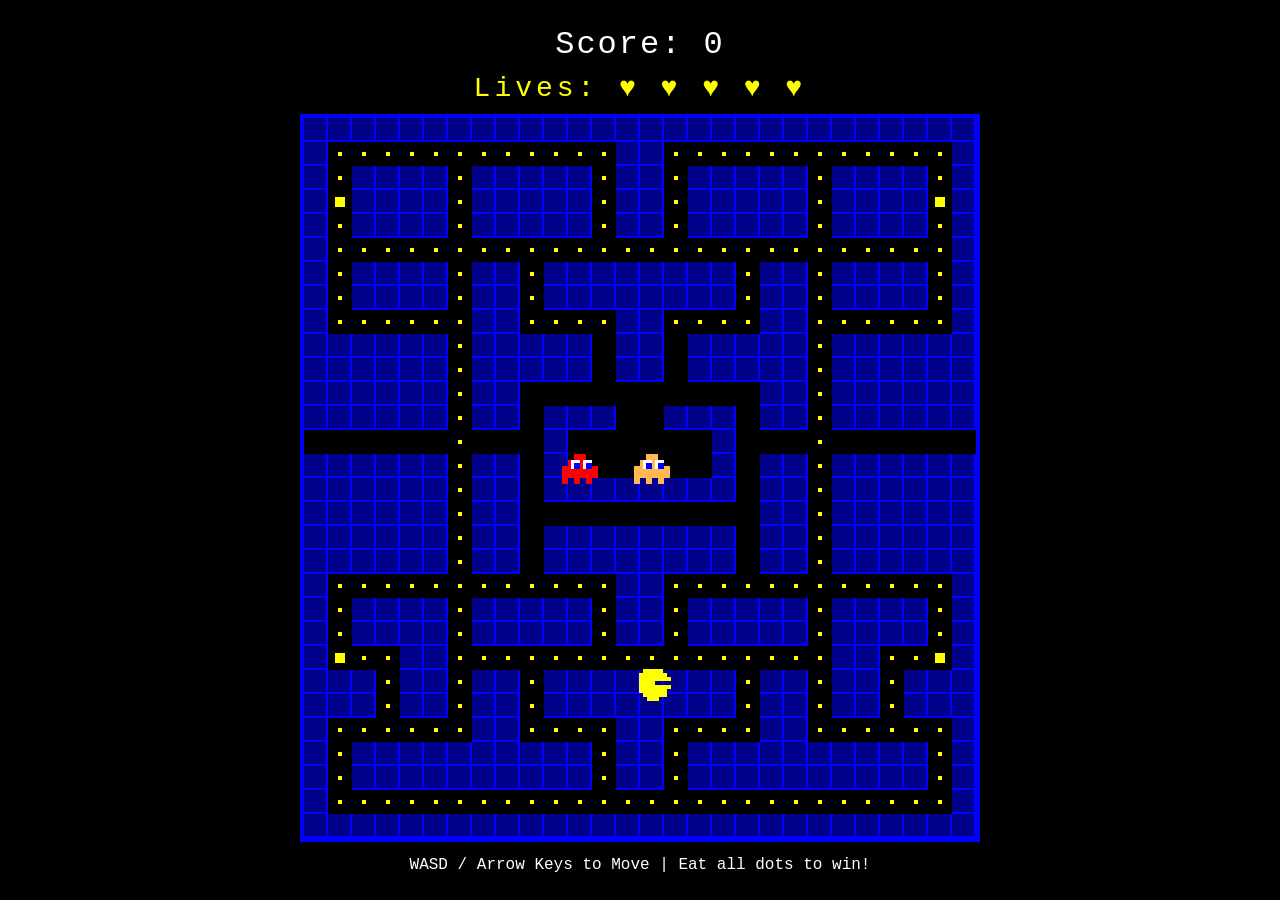
<file: pacman.html>
<!DOCTYPE html>
<html lang="en">
<head>
    <meta charset="UTF-8">
    <meta name="viewport" content="width=device-width, initial-scale=1.0">
    <title>Pac-Man</title>
    <style>
        body {
            margin: 0;
            padding: 0;
            display: flex;
            justify-content: center;
            align-items: center;
            min-height: 100vh;
            background: #000;
        }
        #gameContainer {
            text-align: center;
        }
        canvas {
            border: 4px solid #00f;
            background: #000;
            image-rendering: pixelated;
            image-rendering: crisp-edges;
        }
        #score {
            color: #fff;
            font-size: 32px;
            margin-bottom: 10px;
            font-family: 'Courier New', monospace;
            letter-spacing: 2px;
        }
        #lives {
            color: #ffff00;
            font-size: 28px;
            margin-bottom: 10px;
            font-family: 'Courier New', monospace;
            letter-spacing: 4px;
        }
        #gameOver {
            color: #f00;
            font-size: 64px;
            position: absolute;
            top: 50%;
            left: 50%;
            transform: translate(-50%, -50%);
            display: none;
            font-family: 'Courier New', monospace;
            text-shadow: 4px 4px 0 #800;
        }
        #instructions {
            color: #fff;
            margin-top: 10px;
            font-size: 16px;
            font-family: 'Courier New', monospace;
        }
        #mobileControls {
            display: none;
            margin-top: 14px;
            user-select: none;
            -webkit-user-select: none;
            touch-action: manipulation;
        }
        #dpad {
            display: grid;
            grid-template-columns: 70px 70px 70px;
            grid-template-rows: 70px 70px 70px;
            gap: 6px;
            justify-content: center;
            align-items: center;
            width: 222px;
            margin: 0 auto;
        }
        #dpad button {
            width: 70px;
            height: 70px;
            font-size: 28px;
            font-family: 'Courier New', monospace;
            font-weight: bold;
            background: #111;
            color: #ffff00;
            border: 3px solid #00f;
            border-radius: 12px;
            cursor: pointer;
            touch-action: manipulation;
            -webkit-tap-highlight-color: transparent;
            box-shadow: 0 4px 0 #000088;
            display: flex;
            align-items: center;
            justify-content: center;
        }
        #dpad button:active {
            transform: translateY(4px);
            box-shadow: none;
            background: #222;
            color: #fff;
        }
        #dpad .empty { visibility: hidden; }
        canvas {
            max-width: 96vw;
            height: auto;
        }
        @media (max-width: 700px), (pointer: coarse) {
            body {
                min-height: 100vh;
                min-height: 100dvh;
                align-items: flex-start;
                overflow: hidden;
            }
            #gameContainer {
                display: flex;
                flex-direction: column;
                align-items: center;
                justify-content: space-between;
                height: 100vh;
                max-height: 100vh;
                height: 100dvh;
                max-height: 100dvh;
                padding: 4px 0;
                box-sizing: border-box;
            }
            #score { font-size: 18px; margin-bottom: 4px; }
            #lives { font-size: 16px; margin-bottom: 4px; }
            #instructions { font-size: 10px; margin-top: 4px; }
            canvas {
                width: auto;
                height: auto;
                max-width: 96vw;
                max-height: calc(100vh - 270px);
                max-height: calc(100dvh - 270px);
                aspect-ratio: 672 / 720;
            }
            #mobileControls { display: block; margin-top: 6px; flex-shrink: 0; }
            #dpad {
                grid-template-columns: 56px 56px 56px;
                grid-template-rows: 56px 56px 56px;
                width: 180px;
                gap: 5px;
            }
            #dpad button { width: 56px; height: 56px; font-size: 22px; }
        }
    </style>
</head>
<body>
    <div id="gameContainer">
        <div id="score">Score: 0</div>
        <div id="lives">Lives: ♥ ♥ ♥ ♥ ♥</div>
        <canvas id="gameCanvas" width="672" height="720"></canvas>
        <div id="gameOver">GAME OVER</div>
        <div id="instructions">WASD / Arrow Keys to Move | Eat all dots to win!</div>
        <div id="mobileControls" aria-label="Mobile controls">
            <div id="dpad">
                <div class="empty"></div>
                <button id="btnUp" aria-label="Up">▲</button>
                <div class="empty"></div>
                <button id="btnLeft" aria-label="Left">◀</button>
                <div class="empty"></div>
                <button id="btnRight" aria-label="Right">▶</button>
                <div class="empty"></div>
                <button id="btnDown" aria-label="Down">▼</button>
                <div class="empty"></div>
            </div>
        </div>
    </div>

    <script>
        const canvas = document.getElementById('gameCanvas');
        const ctx = canvas.getContext('2d');
        ctx.imageSmoothingEnabled = false;

        let audioCtx = null;
        function ensureAudio() {
            if (!audioCtx) audioCtx = new (window.AudioContext || window.webkitAudioContext)();
        }

        function playNote(freq, duration, startTime, type, volume) {
            ensureAudio();
            const osc = audioCtx.createOscillator();
            const gain = audioCtx.createGain();
            osc.type = type || 'square';
            osc.frequency.value = freq;
            gain.gain.value = volume || 0.1;
            osc.connect(gain);
            gain.connect(audioCtx.destination);
            osc.start(startTime);
            gain.gain.setValueAtTime(volume || 0.1, startTime);
            gain.gain.exponentialRampToValueAtTime(0.001, startTime + duration);
            osc.stop(startTime + duration);
            return osc;
        }

        function playFreqSweep(startFreq, endFreq, duration, startTime, type, volume) {
            ensureAudio();
            const osc = audioCtx.createOscillator();
            const gain = audioCtx.createGain();
            osc.type = type || 'square';
            osc.frequency.setValueAtTime(startFreq, startTime);
            osc.frequency.linearRampToValueAtTime(endFreq, startTime + duration);
            gain.gain.value = volume || 0.1;
            osc.connect(gain);
            gain.connect(audioCtx.destination);
            osc.start(startTime);
            gain.gain.setValueAtTime(volume || 0.1, startTime);
            gain.gain.exponentialRampToValueAtTime(0.001, startTime + duration);
            osc.stop(startTime + duration);
            return osc;
        }

        let sirenInterval = null;
        function startSiren() {
            ensureAudio();
            stopSiren();
            const notes = [440, 494, 523, 494, 440, 392, 349, 392];
            let noteIdx = 0;
            let nextNoteTime = audioCtx.currentTime;
            function scheduleNotes() {
                if (!gameRunning || powerMode) return;
                const remaining = dots || 1;
                const total = 240;
                const progress = 1 - remaining / total;
                    const noteDur = 0.14 - progress * 0.06;
                while (nextNoteTime < audioCtx.currentTime + 0.5) {
                    const osc = audioCtx.createOscillator();
                    const gain = audioCtx.createGain();
                    osc.type = 'square';
                    osc.frequency.value = notes[noteIdx];
                    gain.gain.setValueAtTime(0.08, nextNoteTime);
                    gain.gain.exponentialRampToValueAtTime(0.001, nextNoteTime + noteDur);
                    osc.connect(gain);
                    gain.connect(audioCtx.destination);
                    osc.start(nextNoteTime);
                    osc.stop(nextNoteTime + noteDur);
                    nextNoteTime += noteDur;
                    noteIdx = (noteIdx + 1) % notes.length;
                }
                sirenInterval = setTimeout(scheduleNotes, 200);
            }
            scheduleNotes();
        }

        function stopSiren() {
            if (sirenInterval) { clearTimeout(sirenInterval); sirenInterval = null; }
        }

        let lastWaka = 0;
        function playWaka() {
            ensureAudio();
            const now = audioCtx.currentTime;
            if (now - lastWaka < 0.11) return;
            lastWaka = now;
            playFreqSweep(262, 523, 0.05, now, 'square', 0.12);
            playFreqSweep(523, 262, 0.05, now + 0.05, 'square', 0.12);
        }

        function playDeath() {
            ensureAudio();
            stopSiren();
            const now = audioCtx.currentTime;
            const notes = [523, 392, 330, 262];
            notes.forEach((f, i) => { playNote(f, 0.15, now + i * 0.18, 'square', 0.12); });
            playFreqSweep(1000, 60, 0.8, now + 0.72, 'sawtooth', 0.1);
        }

        let ghostEyesInterval = null;
        function startGhostEyes() {
            ensureAudio();
            stopGhostEyes();
            const notes = [784, 988, 784, 988];
            let i = 0;
            function play() {
                if (!gameRunning || !powerMode) { stopGhostEyes(); return; }
                playNote(notes[i % 2], 0.08, audioCtx.currentTime, 'square', 0.08);
                i++;
                ghostEyesInterval = setTimeout(play, 80);
            }
            play();
        }

        function stopGhostEyes() {
            if (ghostEyesInterval) { clearTimeout(ghostEyesInterval); ghostEyesInterval = null; }
        }

        function playIntermission() {
            ensureAudio();
            const now = audioCtx.currentTime;
            const m1 = [262, 523, 392, 330, 523, 392, 330];
            const m2 = [277, 554, 415, 349, 554, 415, 349];
            const m3 = [294, 587, 440, 370, 587, 440, 370];
            const m4 = [622, 659, 698, 740, 784, 831, 880, 988];
            let t = now;
            m1.forEach(f => { playNote(f, 0.12, t, 'square', 0.1); t += 0.14; });
            m2.forEach(f => { playNote(f, 0.12, t, 'square', 0.1); t += 0.14; });
            m3.forEach(f => { playNote(f, 0.12, t, 'square', 0.1); t += 0.14; });
            m4.forEach(f => { playNote(f, 0.1, t, 'square', 0.1); t += 0.11; });
        }

        function playPowerPellet() {
            ensureAudio();
            const now = audioCtx.currentTime;
            playFreqSweep(200, 800, 0.3, now, 'square', 0.1);
            playFreqSweep(800, 200, 0.3, now + 0.3, 'square', 0.1);
        }
        const scoreElement = document.getElementById('score');
        const gameOverElement = document.getElementById('gameOver');

        const tileSize = 24;
        const map = [
            "############################",
            "#............##............#",
            "#.####.#####.##.#####.####.#",
            "#o####.#####.##.#####.####o#",
            "#.####.#####.##.#####.####.#",
            "#..........................#",
            "#.####.##.########.##.####.#",
            "#.####.##.########.##.####.#",
            "#......##....##....##......#",
            "######.##### ## #####.######",
            "######.##### ## #####.######",
            "######.##          ##.######",
            "######.## ###  ### ##.######",
            "      .   #      #   .      ",
            "######.## #      # ##.######",
            "######.## ######## ##.######",
            "######.##          ##.######",
            "######.## ######## ##.######",
            "######.## ######## ##.######",
            "#............##............#",
            "#.####.#####.##.#####.####.#",
            "#.####.#####.##.#####.####.#",
            "#o..##................##..o#",
            "###.##.##.########.##.##.###",
            "###.##.##.########.##.##.###",
            "#......##....##....##......#",
            "#.##########.##.##########.#",
            "#.##########.##.##########.#",
            "#..........................#",
            "############################"
        ];

        const originalMap = map.map(row => row);

        let score = 0;
        let dots = 0;
        let lives = 5;
        let level = 1;
        let powerMode = false;
        let powerTimer = 0;
        let deathAnimTimer = 0;

        function getGhostSpeed() {
            const baseSpeed = 150;
            const targetSpeed = 81;
            const speed = baseSpeed * Math.pow(0.95, level - 1);
            return Math.max(targetSpeed, speed);
        }

        function getPowerDuration() {
            const base = 80;
            const minDur = 20;
            const dur = base * Math.pow(0.95, level - 1);
            return Math.max(minDur, Math.floor(dur));
        }

        function getScaredSkip() {
            const base = 0.4;
            const min = 0.15;
            const skip = base * Math.pow(0.95, level - 1);
            return Math.max(min, skip);
        }

        const pacmanStart = { x: 14, y: 23 };
        const pacman = {
            x: 14,
            y: 23,
            direction: 'right',
            nextDirection: 'right',
            mouthAngle: 0.25,
            mouthDir: 1
        };

        const ghostStart = [
            { x: 14, y: 11 },
            { x: 14, y: 14 },
            { x: 14, y: 14 },
            { x: 14, y: 14 }
        ];
        const ghosts = [
            { x: 14, y: 11, color: '#ff0000', direction: 'left', scared: false, name: 'blinky', releaseTimer: 0 },
            { x: 14, y: 14, color: '#ffb8ff', direction: 'up', scared: false, name: 'pinky', releaseTimer: 10 },
            { x: 14, y: 14, color: '#00ffff', direction: 'up', scared: false, name: 'inky', releaseTimer: 20 },
            { x: 14, y: 14, color: '#ffb852', direction: 'up', scared: false, name: 'clyde', releaseTimer: 30 }
        ];

        let globalMode = 'chase';
        let modeTimer = Infinity;

        function bfs(sx, sy, tx, ty) {
            if (sx === tx && sy === ty) return null;
            const visited = new Set();
            const queue = [[sx, sy, null]];
            visited.add(sx + ',' + sy);
            const dirs = [
                { dx: 0, dy: -1, name: 'up' },
                { dx: -1, dy: 0, name: 'left' },
                { dx: 0, dy: 1, name: 'down' },
                { dx: 1, dy: 0, name: 'right' }
            ];
            while (queue.length > 0) {
                const [cx, cy, firstDir] = queue.shift();
                for (const d of dirs) {
                    let nx = cx + d.dx;
                    let ny = cy + d.dy;
                    if (nx < 0) nx = map[0].length - 1;
                    if (nx >= map[0].length) nx = 0;
                    if (!canMove(nx, ny)) continue;
                    const key = nx + ',' + ny;
                    if (visited.has(key)) continue;
                    visited.add(key);
                    const fd = firstDir || d.name;
                    if (nx === tx && ny === ty) return fd;
                    queue.push([nx, ny, fd]);
                }
            }
            return null;
        }

        function isWall(x, y) {
            if (y < 0 || y >= map.length || x < 0 || x >= map[0].length) return true;
            return map[y][x] === '#';
        }

        function canMove(x, y) {
            if (y < 0 || y >= map.length) return false;
            if (x < 0) x = map[0].length - 1;
            if (x >= map[0].length) x = 0;
            return map[y][x] !== '#';
        }

        function drawMap() {
            for (let y = 0; y < map.length; y++) {
                for (let x = 0; x < map[y].length; x++) {
                    const tile = map[y][x];
                    if (tile === '#') {
                        ctx.fillStyle = '#0000ff';
                        ctx.fillRect(x * tileSize, y * tileSize, tileSize, tileSize);
                        ctx.fillStyle = '#000088';
                        ctx.fillRect(x * tileSize, y * tileSize, tileSize - 2, tileSize - 2);
                    } else if (tile === '.') {
                        ctx.fillStyle = '#ffff00';
                        ctx.fillRect(x * tileSize + tileSize / 2 - 2, y * tileSize + tileSize / 2 - 2, 4, 4);
                        dots++;
                    } else if (tile === 'o') {
                        ctx.fillStyle = '#ffff00';
                        ctx.fillRect(x * tileSize + tileSize / 2 - 5, y * tileSize + tileSize / 2 - 5, 10, 10);
                        dots++;
                    }
                }
            }
        }

        function drawPacman() {
            const scale = 0.75;
            const x = pacman.x * tileSize + tileSize / 2;
            const y = pacman.y * tileSize + tileSize / 2;
            const r = (tileSize - 2) * scale;
            
            pacman.mouthAngle += 0.08 * pacman.mouthDir;
            if (pacman.mouthAngle >= 0.5 || pacman.mouthAngle <= 0.05) {
                pacman.mouthDir *= -1;
            }

            let startAngle = 0;
            if (pacman.direction === 'right') startAngle = 0;
            else if (pacman.direction === 'down') startAngle = Math.PI / 2;
            else if (pacman.direction === 'left') startAngle = Math.PI;
            else if (pacman.direction === 'up') startAngle = 3 * Math.PI / 2;

            const px = tileSize / 6;
            ctx.fillStyle = '#ffff00';
            for (let dy = -r; dy <= r; dy += px) {
                for (let dx = -r; dx <= r; dx += px) {
                    const dist = Math.sqrt(dx * dx + dy * dy);
                    if (dist > r) continue;
                    const angle = Math.atan2(dy, dx);
                    let normalizedAngle = angle - startAngle;
                    if (normalizedAngle < 0) normalizedAngle += Math.PI * 2;
                    if (normalizedAngle > pacman.mouthAngle && normalizedAngle < Math.PI * 2 - pacman.mouthAngle) {
                        ctx.fillRect(Math.floor(x + dx), Math.floor(y + dy), Math.ceil(px), Math.ceil(px));
                    }
                }
            }
        }

        function drawGhosts() {
            ghosts.forEach(ghost => {
                const scale = 1.5;
                const offset = tileSize * -0.25;
                const x = ghost.x * tileSize + offset;
                const y = ghost.y * tileSize + offset;
                const px = (tileSize * scale) / 6;
                const color = ghost.scared ? '#0000ff' : ghost.color;
                
                ctx.fillStyle = color;
                ctx.fillRect(x + px * 2, y + px, px * 2, px);
                ctx.fillRect(x + px, y + px * 2, px * 4, px);
                ctx.fillRect(x + px, y + px * 3, px * 4, px * 2);
                ctx.fillRect(x, y + px * 3, px, px * 2);
                ctx.fillRect(x + px * 5, y + px * 3, px, px * 2);
                ctx.fillRect(x, y + px * 5, px, px);
                ctx.fillRect(x + px * 2, y + px * 5, px, px);
                ctx.fillRect(x + px * 4, y + px * 5, px, px);
                
                if (!ghost.scared) {
                    ctx.fillStyle = '#fff';
                    ctx.fillRect(x + px * 1.5, y + px * 2, px * 1.5, px * 1.5);
                    ctx.fillRect(x + px * 3.5, y + px * 2, px * 1.5, px * 1.5);
                    ctx.fillStyle = '#00f';
                    ctx.fillRect(x + px * 2, y + px * 2.5, px, px);
                    ctx.fillRect(x + px * 4, y + px * 2.5, px, px);
                } else {
                    ctx.fillStyle = '#fff';
                    ctx.fillRect(x + px * 1.5, y + px * 2.5, px, px);
                    ctx.fillRect(x + px * 3.5, y + px * 2.5, px, px);
                    ctx.fillRect(x + px, y + px * 4, px * 4, px * 0.5);
                }
            });
        }

        function movePacman() {
            let newX = pacman.x;
            let newY = pacman.y;

            if (pacman.nextDirection === 'right' && canMove(pacman.x + 1, pacman.y)) {
                pacman.direction = 'right';
            } else if (pacman.nextDirection === 'left' && canMove(pacman.x - 1, pacman.y)) {
                pacman.direction = 'left';
            } else if (pacman.nextDirection === 'up' && canMove(pacman.x, pacman.y - 1)) {
                pacman.direction = 'up';
            } else if (pacman.nextDirection === 'down' && canMove(pacman.x, pacman.y + 1)) {
                pacman.direction = 'down';
            }

            if (pacman.direction === 'right') newX++;
            else if (pacman.direction === 'left') newX--;
            else if (pacman.direction === 'up') newY--;
            else if (pacman.direction === 'down') newY++;

            if (canMove(newX, newY)) {
                pacman.x = newX;
                pacman.y = newY;

                if (pacman.x < 0) pacman.x = map[0].length - 1;
                if (pacman.x >= map[0].length) pacman.x = 0;

                ghosts.forEach((ghost, index) => {
                    if (ghost.releaseTimer > 0) return;
                    if (ghost.x === pacman.x && ghost.y === pacman.y) {
                        if (ghost.scared) {
                            ghost.x = ghostStart[index].x;
                            ghost.y = ghostStart[index].y;
                            ghost.scared = false;
                            ghost.releaseTimer = 25;
                            score += 500;
                            scoreElement.textContent = `Score: ${score} | Level: ${level}`;
                            playNote(880, 0.05, audioCtx.currentTime, 'square', 0.15);
                            playNote(1100, 0.05, audioCtx.currentTime + 0.05, 'square', 0.15);
                        } else if (!powerMode) {
                            lives--;
                            updateLives();
                            playDeath();
                            if (lives <= 0) {
                                gameOverElement.textContent = 'GAME OVER';
                                gameOverElement.style.display = 'block';
                                gameOverElement.style.color = '#f00';
                                gameRunning = false;
                            } else {
                                pacman.x = pacmanStart.x;
                                pacman.y = pacmanStart.y;
                                pacman.direction = 'right';
                                pacman.nextDirection = 'right';
                                ghosts.forEach((g, i) => {
                                    g.x = ghostStart[i].x;
                                    g.y = ghostStart[i].y;
                                    g.direction = 'up';
                                    g.scared = false;
                                    g.releaseTimer = i * 25;
                                });
                                powerMode = false;
                                powerTimer = 0;
                                stopGhostEyes();
                                setTimeout(() => { if (gameRunning) startSiren(); }, 1500);
                            }
                        }
                    }
                });

                const tile = map[pacman.y][pacman.x];
                if (tile === '.') {
                    score += 10;
                    map[pacman.y] = map[pacman.y].substring(0, pacman.x) + ' ' + map[pacman.y].substring(pacman.x + 1);
                    dots--;
                    playWaka();
                } else if (tile === 'o') {
                    score += 50;
                    map[pacman.y] = map[pacman.y].substring(0, pacman.x) + ' ' + map[pacman.y].substring(pacman.x + 1);
                    dots--;
                    powerMode = true;
                    powerTimer = getPowerDuration();
                    playPowerPellet();
                    startGhostEyes();
                    ghosts.forEach(g => {
                        g.scared = true;
                        if (g.direction === 'right') g.direction = 'left';
                        else if (g.direction === 'left') g.direction = 'right';
                        else if (g.direction === 'up') g.direction = 'down';
                        else if (g.direction === 'down') g.direction = 'up';
                    });
                }

                scoreElement.textContent = `Score: ${score} | Level: ${level}`;
                if (dots === 0) {
                    stopSiren();
                    playIntermission();
                    level++;
                    gameRunning = false;
                    setTimeout(nextLevel, 3000);
                }
            }
        }

        function moveGhosts() {
            ghosts.forEach((ghost, index) => {
                if (ghost.releaseTimer > 0) {
                    ghost.releaseTimer--;
                    if (ghost.releaseTimer <= 0) {
                        ghost.x = ghostStart[index].x;
                        ghost.y = ghostStart[index].y;
                        ghost.direction = 'up';
                    }
                    return;
                }

                if (ghost.scared && Math.random() < getScaredSkip()) return;

                let targetX, targetY;

                if (ghost.scared) {
                    targetX = Math.floor(Math.random() * map[0].length);
                    targetY = Math.floor(Math.random() * map.length);
                } else {
                    targetX = pacman.x;
                    targetY = pacman.y;
                    if (index === 1) {
                        if (pacman.direction === 'up') { targetY -= 4; targetX -= 4; }
                        else if (pacman.direction === 'down') targetY += 4;
                        else if (pacman.direction === 'left') targetX -= 4;
                        else if (pacman.direction === 'right') targetX += 4;
                    } else if (index === 2) {
                        let aheadX = pacman.x, aheadY = pacman.y;
                        if (pacman.direction === 'up') aheadY -= 2;
                        else if (pacman.direction === 'down') aheadY += 2;
                        else if (pacman.direction === 'left') aheadX -= 2;
                        else if (pacman.direction === 'right') aheadX += 2;
                        const blinky = ghosts[0];
                        targetX = aheadX + (aheadX - blinky.x);
                        targetY = aheadY + (aheadY - blinky.y);
                    }
                    targetX = Math.max(0, Math.min(map[0].length - 1, targetX));
                    targetY = Math.max(0, Math.min(map.length - 1, targetY));
                }

                let bestDir = ghost.direction;
                if (ghost.scared) {
                    const directions = ['up', 'down', 'left', 'right'];
                    const opposite = { 'up': 'down', 'down': 'up', 'left': 'right', 'right': 'left' };
                    const valid = [];
                    for (const dir of directions) {
                        if (dir === opposite[ghost.direction]) continue;
                        let vx = ghost.x, vy = ghost.y;
                        if (dir === 'right') vx++;
                        else if (dir === 'left') vx--;
                        else if (dir === 'up') vy--;
                        else if (dir === 'down') vy++;
                        if (vx < 0) vx = map[0].length - 1;
                        if (vx >= map[0].length) vx = 0;
                        if (canMove(vx, vy)) valid.push(dir);
                    }
                    if (valid.length > 0) {
                        bestDir = valid[Math.floor(Math.random() * valid.length)];
                    }
                } else {
                    const result = bfs(ghost.x, ghost.y, targetX, targetY);
                    if (result) {
                        bestDir = result;
                    } else {
                        const directions = ['up', 'down', 'left', 'right'];
                        const opposite = { 'up': 'down', 'down': 'up', 'left': 'right', 'right': 'left' };
                        const valid = [];
                        for (const dir of directions) {
                            if (dir === opposite[ghost.direction]) continue;
                            let vx = ghost.x, vy = ghost.y;
                            if (dir === 'right') vx++;
                            else if (dir === 'left') vx--;
                            else if (dir === 'up') vy--;
                            else if (dir === 'down') vy++;
                            if (vx < 0) vx = map[0].length - 1;
                            if (vx >= map[0].length) vx = 0;
                            if (canMove(vx, vy)) {
                                const dist = Math.sqrt(Math.pow(vx - targetX, 2) + Math.pow(vy - targetY, 2));
                                valid.push({ dir, dist });
                            }
                        }
                        if (valid.length > 0) {
                            const priority = { 'up': 0, 'left': 1, 'down': 2, 'right': 3 };
                            valid.sort((a, b) => {
                                if (Math.abs(a.dist - b.dist) < 0.01) return priority[a.dir] - priority[b.dir];
                                return a.dist - b.dist;
                            });
                            bestDir = valid[0].dir;
                        }
                    }
                }

                ghost.direction = bestDir;

                let nx = ghost.x, ny = ghost.y;
                if (ghost.direction === 'right') nx++;
                else if (ghost.direction === 'left') nx--;
                else if (ghost.direction === 'up') ny--;
                else if (ghost.direction === 'down') ny++;
                if (nx < 0) nx = map[0].length - 1;
                if (nx >= map[0].length) nx = 0;

                if (!canMove(nx, ny)) {
                    const directions = ['up', 'down', 'left', 'right'];
                    const opposite = { 'up': 'down', 'down': 'up', 'left': 'right', 'right': 'left' };
                    const valid = [];
                    for (const dir of directions) {
                        if (dir === opposite[ghost.direction]) continue;
                        let vx = ghost.x, vy = ghost.y;
                        if (dir === 'right') vx++;
                        else if (dir === 'left') vx--;
                        else if (dir === 'up') vy--;
                        else if (dir === 'down') vy++;
                        if (vx < 0) vx = map[0].length - 1;
                        if (vx >= map[0].length) vx = 0;
                        if (canMove(vx, vy)) valid.push(dir);
                    }
                    if (valid.length > 0) {
                        ghost.direction = valid[0];
                        nx = ghost.x;
                        ny = ghost.y;
                        if (ghost.direction === 'right') nx++;
                        else if (ghost.direction === 'left') nx--;
                        else if (ghost.direction === 'up') ny--;
                        else if (ghost.direction === 'down') ny++;
                        if (nx < 0) nx = map[0].length - 1;
                        if (nx >= map[0].length) nx = 0;
                    }
                }

                ghost.x = nx;
                ghost.y = ny;

                if (ghost.x === pacman.x && ghost.y === pacman.y) {
                    if (ghost.scared) {
                        ghost.x = ghostStart[index].x;
                        ghost.y = ghostStart[index].y;
                        ghost.scared = false;
                        ghost.releaseTimer = 25;
                        score += 500;
                        scoreElement.textContent = `Score: ${score} | Level: ${level}`;
                        playNote(880, 0.05, audioCtx.currentTime, 'square', 0.15);
                        playNote(1100, 0.05, audioCtx.currentTime + 0.05, 'square', 0.15);
                    } else {
                        lives--;
                        updateLives();
                        playDeath();
                        if (lives <= 0) {
                            gameOverElement.textContent = 'GAME OVER';
                            gameOverElement.style.display = 'block';
                            gameOverElement.style.color = '#f00';
                            gameRunning = false;
                        } else {
                            pacman.x = pacmanStart.x;
                            pacman.y = pacmanStart.y;
                            pacman.direction = 'right';
                            pacman.nextDirection = 'right';
                            ghosts.forEach((g, i) => {
                                g.x = ghostStart[i].x;
                                g.y = ghostStart[i].y;
                                g.direction = 'up';
                                g.scared = false;
                                g.releaseTimer = i * 10;
                            });
                            powerMode = false;
                            powerTimer = 0;
                            stopGhostEyes();
                            setTimeout(() => { if (gameRunning) startSiren(); }, 1500);
                        }
                    }
                }
            });

            if (powerMode) {
                powerTimer--;
                if (powerTimer <= 0) {
                    powerMode = false;
                    stopGhostEyes();
                    ghosts.forEach(g => {
                        g.scared = false;
                        if (g.direction === 'right') g.direction = 'left';
                        else if (g.direction === 'left') g.direction = 'right';
                        else if (g.direction === 'up') g.direction = 'down';
                        else if (g.direction === 'down') g.direction = 'up';
                    });
                }
            }
        }

        function updateLives() {
            const livesDiv = document.getElementById('lives');
            livesDiv.textContent = 'Lives: ' + '♥ '.repeat(lives).trim();
        }

        function nextLevel() {
            for (let y = 0; y < originalMap.length; y++) {
                map[y] = originalMap[y];
            }
            pacman.x = pacmanStart.x;
            pacman.y = pacmanStart.y;
            pacman.direction = 'right';
            pacman.nextDirection = 'right';
            ghosts.forEach((g, i) => {
                g.x = ghostStart[i].x;
                g.y = ghostStart[i].y;
                g.direction = 'up';
                g.scared = false;
                g.releaseTimer = i * 25;
            });
            powerMode = false;
            powerTimer = 0;
            gameOverElement.style.display = 'none';
            lastMove = performance.now();
            lastGhostMove = performance.now();
            gameRunning = true;
            startSiren();
            requestAnimationFrame(gameLoop);
        }

        let gameRunning = true;
        let lastMove = 0;
        let lastGhostMove = 0;
        let audioStarted = false;

        function gameLoop(timestamp) {
            if (!gameRunning) {
                stopSiren();
                stopGhostEyes();
                return;
            }

            ctx.clearRect(0, 0, canvas.width, canvas.height);
            dots = 0;
            drawMap();
            drawPacman();
            drawGhosts();

            if (timestamp - lastMove > 85) {
                movePacman();
                lastMove = timestamp;
            }

            if (timestamp - lastGhostMove > getGhostSpeed()) {
                moveGhosts();
                lastGhostMove = timestamp;
            }

            requestAnimationFrame(gameLoop);
        }

        document.addEventListener('keydown', (e) => {
            if (!audioStarted) { audioStarted = true; startSiren(); }
            const k = e.key.toLowerCase();
            if (k === 'arrowright' || k === 'd') { pacman.nextDirection = 'right'; e.preventDefault(); }
            else if (k === 'arrowleft' || k === 'a') { pacman.nextDirection = 'left'; e.preventDefault(); }
            else if (k === 'arrowup' || k === 'w') { pacman.nextDirection = 'up'; e.preventDefault(); }
            else if (k === 'arrowdown' || k === 's') { pacman.nextDirection = 'down'; e.preventDefault(); }
        });

        // Mobile D-pad controls - only visible on mobile / touch
        function setDir(dir){
            if (!audioStarted) { audioStarted = true; startSiren(); }
            pacman.nextDirection = dir;
        }
        function bindBtn(id, dir){
            const btn = document.getElementById(id);
            if (!btn) return;
            const handler = (e) => { e.preventDefault(); setDir(dir); };
            btn.addEventListener('touchstart', handler, {passive:false});
            btn.addEventListener('mousedown', handler);
            // prevent touch from scrolling / double tap zoom
            btn.addEventListener('touchend', (e)=> e.preventDefault(), {passive:false});
            btn.addEventListener('click', handler);
        }
        bindBtn('btnUp', 'up');
        bindBtn('btnDown', 'down');
        bindBtn('btnLeft', 'left');
        bindBtn('btnRight', 'right');

        requestAnimationFrame(gameLoop);
    </script>
</body>
</html>
</file>
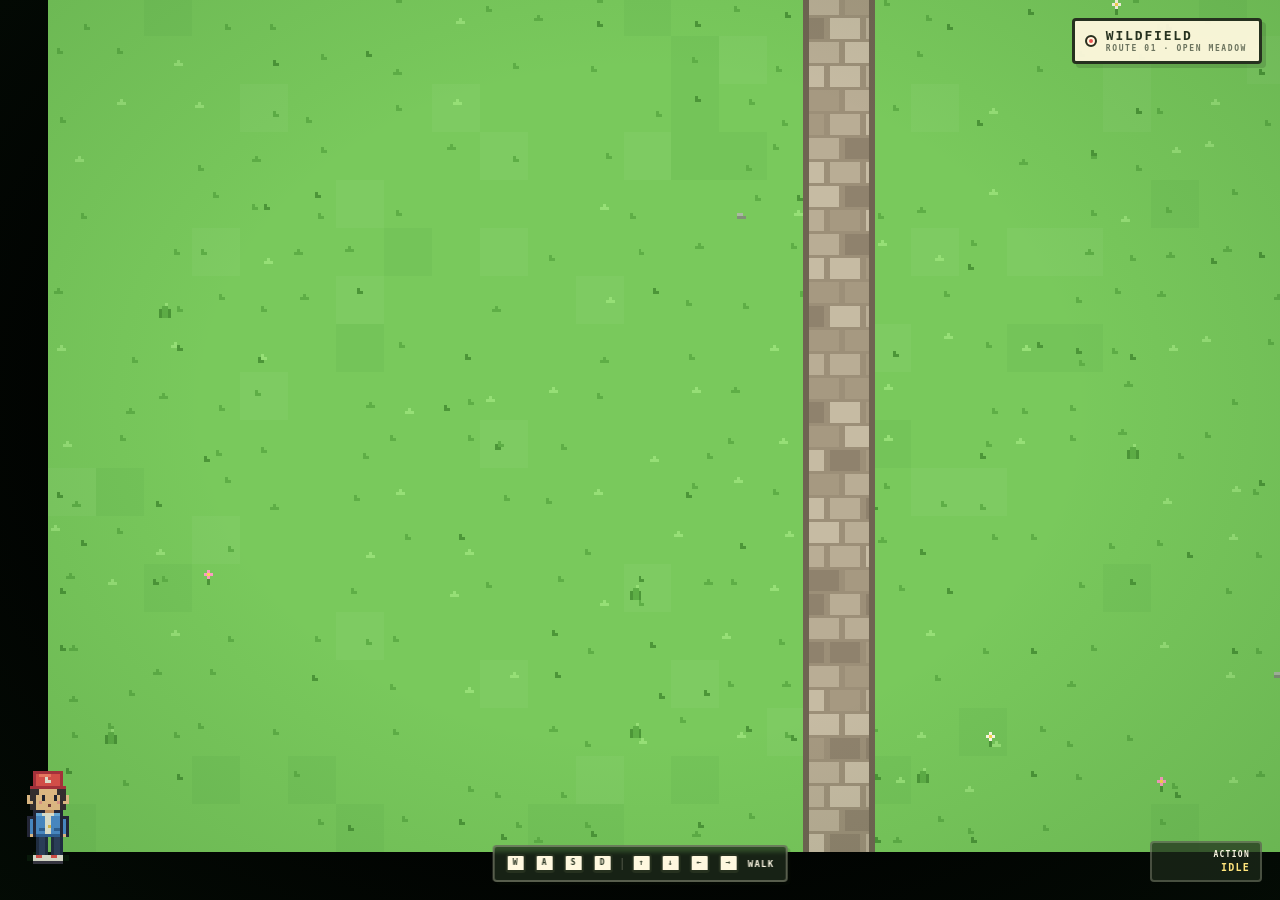
<file: pokemon-rpg.html>
<!doctype html>
<html lang="en">
<head>
  <meta charset="utf-8">
  <meta name="viewport" content="width=device-width, initial-scale=1, maximum-scale=1, user-scalable=no">
  <meta name="theme-color" content="#74c457">
  <title>Wildfield — Pokémon-style RPG Base</title>
  <style>
    :root {
      --ink: #26311f;
      --paper: #fff8df;
      --paper-edge: #e8d9aa;
      --accent: #e8524f;
    }

    * {
      box-sizing: border-box;
    }

    html,
    body {
      width: 100%;
      height: 100%;
      margin: 0;
      overflow: hidden;
      background: #74c457;
      font-family: ui-monospace, SFMono-Regular, Menlo, Consolas, monospace;
      -webkit-user-select: none;
      user-select: none;
      touch-action: none;
    }

    #game {
      position: fixed;
      inset: 0;
      display: block;
      width: 100%;
      height: 100%;
      outline: none;
      image-rendering: pixelated;
      image-rendering: crisp-edges;
    }

    .vignette {
      position: fixed;
      inset: 0;
      pointer-events: none;
      background:
        radial-gradient(ellipse at 50% 45%, transparent 48%, rgba(22, 68, 28, 0.16) 100%);
    }

    .location {
      position: fixed;
      top: 18px;
      right: 18px;
      display: flex;
      align-items: center;
      gap: 9px;
      padding: 8px 12px 8px 10px;
      color: var(--ink);
      background: rgba(255, 248, 223, 0.94);
      border: 3px solid var(--ink);
      border-radius: 4px;
      box-shadow: 4px 4px 0 rgba(28, 52, 24, 0.18);
      pointer-events: none;
    }

    .location__mark {
      width: 12px;
      height: 12px;
      background: var(--accent);
      border: 2px solid var(--ink);
      border-radius: 50%;
      box-shadow: inset 0 0 0 2px var(--paper);
    }

    .location__name {
      display: block;
      font-size: 13px;
      font-weight: 800;
      line-height: 1;
      letter-spacing: 0.14em;
    }

    .location__sub {
      display: block;
      margin-top: 3px;
      color: #6b735e;
      font-size: 8px;
      font-weight: 700;
      line-height: 1;
      letter-spacing: 0.2em;
    }

    .hint {
      position: fixed;
      bottom: 18px;
      left: 50%;
      display: flex;
      align-items: center;
      gap: 9px;
      padding: 7px 11px;
      color: #fdf8e5;
      background: rgba(30, 44, 28, 0.78);
      border: 2px solid rgba(255, 248, 223, 0.28);
      border-radius: 4px;
      box-shadow: 3px 3px 0 rgba(20, 34, 18, 0.16);
      font-size: 9px;
      font-weight: 700;
      letter-spacing: 0.14em;
      transform: translateX(-50%);
      pointer-events: none;
      backdrop-filter: blur(2px);
    }

    kbd {
      display: inline-block;
      min-width: 20px;
      padding: 3px 4px;
      color: var(--ink);
      background: var(--paper);
      border: 2px solid var(--ink);
      border-bottom-width: 3px;
      border-radius: 3px;
      font: inherit;
      font-size: 8px;
      line-height: 1;
      text-align: center;
    }

    .hint__divider {
      width: 1px;
      height: 12px;
      background: rgba(255, 248, 223, 0.25);
    }

    .hint__text {
      white-space: nowrap;
    }

    .state {
      position: fixed;
      right: 18px;
      bottom: 18px;
      min-width: 112px;
      padding: 7px 10px;
      color: #fdf8e5;
      background: rgba(30, 44, 28, 0.7);
      border: 2px solid rgba(255, 248, 223, 0.22);
      border-radius: 4px;
      font-size: 8px;
      font-weight: 700;
      letter-spacing: 0.16em;
      text-align: right;
      pointer-events: none;
    }

    .state__value {
      display: block;
      margin-top: 3px;
      color: #ffe57c;
      font-size: 10px;
      letter-spacing: 0.12em;
    }

    .focus-prompt {
      position: fixed;
      inset: 0;
      display: flex;
      align-items: center;
      justify-content: center;
      pointer-events: none;
    }

    .focus-prompt[hidden] {
      display: none;
    }

    .focus-prompt span {
      padding: 10px 16px;
      color: var(--paper);
      background: rgba(30, 44, 28, 0.88);
      border: 3px solid var(--paper);
      border-radius: 4px;
      box-shadow: 4px 4px 0 rgba(20, 34, 18, 0.24);
      font-size: 11px;
      font-weight: 800;
      letter-spacing: 0.18em;
      animation: focus-pulse 1.2s ease-in-out infinite;
    }

    @keyframes focus-pulse {
      50% {
        opacity: 0.72;
        transform: translateY(-2px);
      }
    }

    @media (max-width: 600px) {
      .location {
        top: 12px;
        left: 12px;
      }

      .hint {
        bottom: 12px;
      }

      .state {
        display: none;
      }
    }
  </style>
</head>
<body>
  <canvas id="game" tabindex="0" autofocus aria-label="A top-down Pokémon-style grassy world. Use WASD or the arrow keys to walk."></canvas>
  <div class="vignette"></div>

  <div class="location">
    <span class="location__mark"></span>
    <span>
      <span class="location__name">WILDFIELD</span>
      <span class="location__sub">ROUTE 01 · OPEN MEADOW</span>
    </span>
  </div>

  <div class="hint">
    <kbd>W</kbd><kbd>A</kbd><kbd>S</kbd><kbd>D</kbd>
    <span class="hint__divider"></span>
    <kbd>↑</kbd><kbd>↓</kbd><kbd>←</kbd><kbd>→</kbd>
    <span class="hint__text">WALK</span>
  </div>

  <div class="state">
    ACTION
    <span class="state__value" id="state">IDLE</span>
  </div>

  <div class="focus-prompt" id="focusPrompt" hidden>
    <span>CLICK TO PLAY</span>
  </div>

  <script>
    (() => {
      'use strict';

      // ---------------------------------------------------------------------
      // Setup
      // ---------------------------------------------------------------------

      const canvas = document.getElementById('game');
      const ctx = canvas.getContext('2d', { alpha: false });
      const stateEl = document.getElementById('state');
      const locationNameEl = document.querySelector('.location__name');
      const locationSubEl = document.querySelector('.location__sub');

      // 500 × 500 blocks. Each block is one 16px grass tile.
      const TILE = 16;
      const WORLD_W = 500 * TILE;
      const WORLD_H = 500 * TILE;
      const BOUNDARY_BLOCKS = 35;
      const BOUNDARY_SIZE = BOUNDARY_BLOCKS * TILE;
      const PLAYER_SPEED = 74;

      // Exterior home: 7 × 4 blocks, inside the top-left of the boundary.
      // It sits 10 blocks left of the centered main path.
      const HOME_W = 7 * TILE;
      const HOME_D = 4 * TILE;
      const HOME_X = (BOUNDARY_SIZE - HOME_W) / 2 - 10 * TILE;
      const HOME_Y = WORLD_H - BOUNDARY_SIZE + TILE + 20;
      const HOME_DOOR_W = 2 * TILE;
      const HOME_DOOR_X = HOME_X + (HOME_W - HOME_DOOR_W) / 2;
      const HOME_DOOR_Y = HOME_Y + HOME_D;

      // Interior room: 9 × 9 blocks with a 1-block wall border.
      const HOME_INNER_BLOCKS = 9;
      const HOME_INNER_SIZE = HOME_INNER_BLOCKS * TILE;
      const HOME_WALL = TILE;
      const HOME_DOOR_INNER_W = 2 * TILE;
      const HOME_DOOR_INNER_X = (HOME_INNER_SIZE - HOME_DOOR_INNER_W) / 2;
      const HOME_DOOR_INNER_Y = HOME_INNER_SIZE - HOME_WALL;

      const view = { w: 480, h: 300 };
      const camera = { x: 0, y: 0 };
      let cameraSnap = true;
      let renderScale = 3;
      let scene = 'meadow';

      const keys = new Set();
      const movementKeys = new Set([
        'ArrowUp', 'ArrowDown', 'ArrowLeft', 'ArrowRight',
        'KeyW', 'KeyA', 'KeyS', 'KeyD'
      ]);

      const player = {
        // Spawn at the visible black boundary square in the bottom-left corner.
        x: 16,
        y: WORLD_H - 12,
        dir: 'down',
        state: 'idle',
        frame: 0,
        moving: false,
        walkClock: 0,
        idleClock: 0
      };

      const walkLabels = {
        up: 'FORWARD',
        down: 'BACK',
        left: 'LEFT',
        right: 'RIGHT'
      };

      // ---------------------------------------------------------------------
      // Boundary music
      // ---------------------------------------------------------------------

      const music = new Audio('homeworld.m4a');
      music.loop = true;
      music.preload = 'auto';
      music.volume = 0.55;

      let musicInside = false;

      function playerInBoundary() {
        if (scene !== 'meadow') return false;
        return player.x >= 0 && player.x <= BOUNDARY_SIZE &&
          player.y >= WORLD_H - BOUNDARY_SIZE && player.y <= WORLD_H;
      }

      function startBoundaryMusic() {
        if (!musicInside || !music.paused) return;
        const playAttempt = music.play();
        if (playAttempt && typeof playAttempt.catch === 'function') {
          playAttempt.catch(() => {
            // Autoplay may be blocked until the player clicks or presses a key.
          });
        }
      }

      function syncBoundaryMusic() {
        const inside = playerInBoundary();
        if (inside === musicInside) return;

        musicInside = inside;
        if (inside) {
          music.currentTime = 0;
          startBoundaryMusic();
        } else {
          music.pause();
        }
      }

      function unlockBoundaryMusic() {
        if (musicInside && music.paused) startBoundaryMusic();
      }

      // ---------------------------------------------------------------------
      // Home / scene transitions
      // ---------------------------------------------------------------------

      function setLocation(name, sub) {
        if (locationNameEl.textContent !== name) locationNameEl.textContent = name;
        if (locationSubEl.textContent !== sub) locationSubEl.textContent = sub;
      }

      function atHomeDoor() {
        return player.x >= HOME_DOOR_X &&
          player.x <= HOME_DOOR_X + HOME_DOOR_W &&
          player.y >= HOME_DOOR_Y - 8 &&
          player.y <= HOME_DOOR_Y + 14;
      }

      function homeBlocks(x, y) {
        if (x < HOME_X || x > HOME_X + HOME_W ||
            y < HOME_Y || y > HOME_Y + HOME_D) {
          return false;
        }

        const inDoorway = x >= HOME_DOOR_X &&
          x <= HOME_DOOR_X + HOME_DOOR_W &&
          y >= HOME_DOOR_Y - 10;
        return !inDoorway;
      }

      function enterHome() {
        scene = 'home';
        player.x = HOME_INNER_SIZE / 2;
        player.y = HOME_DOOR_INNER_Y - 12;
        player.dir = 'up';
        player.state = 'idle';
        player.frame = 0;
        player.moving = false;
        player.walkClock = 0;
        player.idleClock = 0;
        cameraSnap = true;
        setLocation('HOME', 'COZY CABIN · 9 × 9');
        syncBoundaryMusic();
      }

      function exitHome() {
        scene = 'meadow';
        player.x = HOME_X + HOME_W / 2;
        player.y = HOME_DOOR_Y + 20;
        player.dir = 'down';
        player.state = 'idle';
        player.frame = 0;
        player.moving = false;
        player.walkClock = 0;
        player.idleClock = 0;
        cameraSnap = true;
        setLocation('WILDFIELD', 'ROUTE 01 · OPEN MEADOW');
        syncBoundaryMusic();
      }

      // ---------------------------------------------------------------------
      // Palette
      // ---------------------------------------------------------------------

      const C = {
        outline: '#25213a',
        hat: '#e94f4d',
        hatDark: '#b52e3e',
        hatLight: '#ff7d67',
        hair: '#372b32',
        hairLight: '#57404a',
        skin: '#f4c58e',
        skinShadow: '#d89a69',
        eye: '#211e30',
        mouth: '#7b3b3b',
        blush: '#ee9a8e',
        jacket: '#4e8fd5',
        jacketLight: '#70b4ed',
        jacketDark: '#30609d',
        shirt: '#f4f0df',
        pants: '#2d3c60',
        pantsDark: '#202945',
        shoe: '#f1ecdf',
        shoeRed: '#e94f4d',
        sole: '#3a3245',
        bag: '#efc34b',
        bagDark: '#b98a2f',
        bagLight: '#ffe47d',
        strap: '#5b462a'
      };

      const ground = {
        base: '#79c95c',
        light: 'rgba(255, 255, 255, 0.035)',
        dark: 'rgba(23, 88, 33, 0.038)',
        blade: '#5eae46',
        bladeLight: '#96df76',
        bladeDark: '#4c9638',
        flowerWhite: '#fffbea',
        flowerPink: '#ff9dc4',
        flowerYellow: '#ffd94e',
        pebble: '#aab9a2',
        pebbleDark: '#819079',
        pathBase: '#9c8f78',
        pathEdge: '#6f6452',
        pathStones: ['#b9ad95', '#a69981', '#c6bba3', '#8f826d']
      };

      // ---------------------------------------------------------------------
      // Pixel sprite construction
      // ---------------------------------------------------------------------

      function px(g, x, y, w, h, color) {
        g.fillStyle = color;
        g.fillRect(x, y, w, h);
      }

      function makeSprite(draw) {
        const sprite = document.createElement('canvas');
        sprite.width = 24;
        sprite.height = 32;
        const g = sprite.getContext('2d');
        g.imageSmoothingEnabled = false;
        draw(g);
        return sprite;
      }

      function frontLeg(g, x, top, lift) {
        const y = top + lift;

        // Trouser leg.
        px(g, x, y, 4, 6, C.pants);
        px(g, x, y, 1, 6, C.pantsDark);
        px(g, x + 3, y, 1, 6, C.pantsDark);

        // Shoe.
        px(g, x - 1, y + 6, 5, 3, C.shoe);
        px(g, x - 1, y + 8, 5, 1, C.sole);
        px(g, x, y + 6, 2, 1, C.shoeRed);
      }

      function sideLeg(g, x, top) {
        px(g, x, top, 3, 6, C.pants);
        px(g, x, top, 1, 6, C.pantsDark);

        // Side-view shoe points in the facing direction.
        px(g, x - 2, top + 6, 6, 2, C.shoe);
        px(g, x - 2, top + 8, 6, 1, C.sole);
        px(g, x - 1, top + 6, 2, 1, C.shoeRed);
      }

      function frontArm(g, x, y) {
        px(g, x, y, 3, 7, C.outline);
        px(g, x + 1, y + 1, 1, 5, C.jacket);
        px(g, x + 1, y + 6, 1, 1, C.skin);
      }

      function frontHead(g, by) {
        const y = by;

        // Hair silhouette, ears, face.
        px(g, 6, 8 + y, 12, 7, C.hair);
        px(g, 5, 10 + y, 2, 3, C.skin);
        px(g, 17, 10 + y, 2, 3, C.skin);
        px(g, 8, 8 + y, 8, 7, C.skin);

        // Fringe and sideburns.
        px(g, 7, 8 + y, 2, 2, C.hair);
        px(g, 15, 8 + y, 2, 2, C.hair);
        px(g, 6, 8 + y, 2, 4, C.hair);
        px(g, 16, 8 + y, 2, 4, C.hair);

        // Cap.
        px(g, 7, 2 + y, 10, 6, C.hatDark);
        px(g, 8, 3 + y, 8, 4, C.hat);
        px(g, 9, 3 + y, 4, 1, C.hatLight);
        px(g, 6, 7 + y, 12, 1, C.hatDark);
        px(g, 11, 4 + y, 2, 2, C.shirt);
        px(g, 12, 4 + y, 1, 1, C.hat);

        // Face.
        px(g, 10, 10 + y, 1, 2, C.eye);
        px(g, 14, 10 + y, 1, 2, C.eye);
        px(g, 9, 12 + y, 1, 1, C.blush);
        px(g, 15, 12 + y, 1, 1, C.blush);
        px(g, 12, 13 + y, 1, 1, C.mouth);
      }

      function backHead(g, by) {
        const y = by;

        // Hair under the cap.
        px(g, 6, 8 + y, 12, 7, C.hair);
        px(g, 5, 10 + y, 2, 3, C.skin);
        px(g, 17, 10 + y, 2, 3, C.skin);
        px(g, 8, 8 + y, 8, 6, C.hair);
        px(g, 9, 12 + y, 6, 2, C.hairLight);

        // Back of cap.
        px(g, 7, 2 + y, 10, 6, C.hatDark);
        px(g, 8, 3 + y, 8, 4, C.hat);
        px(g, 9, 3 + y, 4, 1, C.hatLight);
        px(g, 8, 6 + y, 8, 2, C.hatDark);
        px(g, 11, 6 + y, 2, 1, C.shirt);
      }

      function sideHead(g, by) {
        const y = by;

        // Hair and face profile.
        px(g, 11, 8 + y, 7, 7, C.hair);
        px(g, 12, 10 + y, 2, 3, C.skin);
        px(g, 7, 8 + y, 6, 7, C.skin);
        px(g, 6, 11 + y, 1, 2, C.skinShadow);
        px(g, 11, 8 + y, 4, 2, C.hair);
        px(g, 14, 8 + y, 3, 5, C.hair);

        // Cap with a brim that points left.
        px(g, 8, 2 + y, 10, 6, C.hatDark);
        px(g, 9, 3 + y, 8, 4, C.hat);
        px(g, 10, 3 + y, 4, 1, C.hatLight);
        px(g, 5, 7 + y, 13, 1, C.hatDark);
        px(g, 12, 4 + y, 2, 2, C.shirt);
        px(g, 13, 4 + y, 1, 1, C.hat);

        // Face.
        px(g, 8, 10 + y, 1, 2, C.eye);
        px(g, 7, 12 + y, 1, 1, C.blush);
        px(g, 6, 13 + y, 2, 1, C.mouth);
      }

      function drawFront(g, f, idle) {
        const walk = !idle;
        const bob = walk ? [0, -1, 0, -1][f] : (f === 1 ? -1 : 0);
        const leftLift = walk && f === 0 ? -1 : 0;
        const rightLift = walk && f === 2 ? -1 : 0;
        const armSwing = walk ? [1, 0, -1, 0][f] : 0;
        const by = bob;

        // Legs stay planted while the torso bobs.
        frontLeg(g, 8, 23, leftLift);
        frontLeg(g, 13, 23, rightLift);

        // Arms.
        frontArm(g, 5, 17 + armSwing + by);
        frontArm(g, 16, 17 - armSwing + by);

        // Torso.
        px(g, 7, 15 + by, 10, 9, C.outline);
        px(g, 8, 16 + by, 8, 8, C.jacket);
        px(g, 8, 16 + by, 8, 1, C.jacketLight);
        px(g, 8, 23 + by, 8, 1, C.jacketDark);
        px(g, 11, 16 + by, 2, 7, C.shirt);
        px(g, 10, 16 + by, 4, 1, C.shirt);
        px(g, 12, 20 + by, 1, 1, C.bag);
        px(g, 9, 21 + by, 2, 1, C.jacketDark);
        px(g, 14, 21 + by, 2, 1, C.jacketDark);

        // Neck and head.
        px(g, 11, 14 + by, 3, 2, C.skinShadow);
        frontHead(g, by);
      }

      function drawBack(g, f, idle) {
        const walk = !idle;
        const bob = walk ? [0, -1, 0, -1][f] : (f === 1 ? -1 : 0);
        const leftLift = walk && f === 0 ? -1 : 0;
        const rightLift = walk && f === 2 ? -1 : 0;
        const armSwing = walk ? [1, 0, -1, 0][f] : 0;
        const by = bob;

        frontLeg(g, 8, 23, leftLift);
        frontLeg(g, 13, 23, rightLift);

        frontArm(g, 5, 17 + armSwing + by);
        frontArm(g, 16, 17 - armSwing + by);

        // Jacket back.
        px(g, 7, 15 + by, 10, 9, C.outline);
        px(g, 8, 16 + by, 8, 8, C.jacket);
        px(g, 8, 16 + by, 8, 1, C.jacketLight);
        px(g, 8, 23 + by, 8, 1, C.jacketDark);

        // Backpack.
        px(g, 7, 16 + by, 2, 3, C.strap);
        px(g, 15, 16 + by, 2, 3, C.strap);
        px(g, 8, 16 + by, 8, 7, C.bagDark);
        px(g, 9, 16 + by, 6, 6, C.bag);
        px(g, 9, 16 + by, 6, 1, C.bagLight);
        px(g, 10, 20 + by, 4, 1, C.bagDark);
        px(g, 11, 21 + by, 2, 1, C.bagLight);

        // Neck and head.
        px(g, 11, 14 + by, 3, 2, C.skinShadow);
        backHead(g, by);
      }

      function drawSide(g, f, idle) {
        const walk = !idle;
        const bob = walk ? [0, -1, 0, -1][f] : (f === 1 ? -1 : 0);
        const stride = walk ? [1, 0, -1, 0][f] : 0;
        const armSwing = walk ? [0, 1, 0, -1][f] : 0;
        const by = bob;

        // Back leg, then front leg.
        sideLeg(g, 12 + stride, 23);
        sideLeg(g, 9 - stride, 23);

        // Backpack peeks out behind the shoulder.
        px(g, 14, 16 + by, 5, 7, C.bagDark);
        px(g, 15, 17 + by, 3, 5, C.bag);
        px(g, 15, 17 + by, 3, 1, C.bagLight);
        px(g, 14, 16 + by, 1, 7, C.strap);

        // Torso.
        px(g, 8, 15 + by, 9, 9, C.outline);
        px(g, 9, 16 + by, 7, 8, C.jacket);
        px(g, 9, 16 + by, 7, 1, C.jacketLight);
        px(g, 9, 23 + by, 7, 1, C.jacketDark);
        px(g, 9, 16 + by, 2, 7, C.shirt);
        px(g, 10, 20 + by, 1, 1, C.bag);

        // Near arm.
        px(g, 8, 17 + armSwing + by, 3, 7, C.outline);
        px(g, 9, 18 + armSwing + by, 1, 5, C.jacket);
        px(g, 9, 23 + armSwing + by, 1, 1, C.skin);

        // Neck and head.
        px(g, 10, 14 + by, 3, 2, C.skinShadow);
        sideHead(g, by);
      }

      const sprites = {};

      for (const dir of ['down', 'up', 'left', 'right']) {
        sprites[dir] = {
          idle: [0, 1].map((f) => makeSprite((g) => {
            if (dir === 'down') drawFront(g, f, true);
            else if (dir === 'up') drawBack(g, f, true);
            else if (dir === 'left') drawSide(g, f, true);
            else {
              g.translate(24, 0);
              g.scale(-1, 1);
              drawSide(g, f, true);
            }
          })),
          walk: [0, 1, 2, 3].map((f) => makeSprite((g) => {
            if (dir === 'down') drawFront(g, f, false);
            else if (dir === 'up') drawBack(g, f, false);
            else if (dir === 'left') drawSide(g, f, false);
            else {
              g.translate(24, 0);
              g.scale(-1, 1);
              drawSide(g, f, false);
            }
          }))
        };
      }

      // ---------------------------------------------------------------------
      // World rendering
      // ---------------------------------------------------------------------

      function hash(x, y, seed) {
        let n = Math.imul(x, 374761393) + Math.imul(y, 668265263) + Math.imul(seed, 1442695041);
        n = Math.imul(n ^ (n >>> 13), 1274126177);
        n ^= n >>> 16;
        return (n >>> 0) / 4294967296;
      }

      function drawFlower(x, y, pink) {
        // Stem.
        px(ctx, x + 1, y + 3, 1, 2, ground.bladeDark);

        // Four petals around a warm center.
        const petal = pink ? ground.flowerPink : ground.flowerWhite;
        px(ctx, x + 1, y, 1, 1, petal);
        px(ctx, x, y + 1, 1, 1, petal);
        px(ctx, x + 2, y + 1, 1, 1, petal);
        px(ctx, x + 1, y + 2, 1, 1, petal);
        px(ctx, x + 1, y + 1, 1, 1, ground.flowerYellow);
      }

      function drawGrassTuft(x, y) {
        px(ctx, x, y + 2, 1, 3, ground.bladeDark);
        px(ctx, x + 1, y + 1, 1, 4, ground.blade);
        px(ctx, x + 2, y, 1, 5, ground.blade);
        px(ctx, x + 3, y + 2, 1, 3, ground.bladeDark);
        px(ctx, x + 2, y, 1, 1, ground.bladeLight);
      }

      function drawStonePathRect(x, y, w, h) {
        ctx.fillStyle = ground.pathEdge;
        ctx.fillRect(x, y, w, h);
        ctx.fillStyle = ground.pathBase;
        ctx.fillRect(x + 2, y + 2, w - 4, h - 4);

        const stoneH = 8;
        const stoneW = 10;
        const stoneGap = 2;
        const innerW = w - 4;
        const innerH = h - 4;
        for (let row = 0, rowIndex = 0; row < innerH; row += stoneH, rowIndex++) {
          const shift = rowIndex % 2 === 0 ? 0 : 5;
          let colIndex = 0;
          for (let sx = -shift; sx < innerW; sx += stoneW + stoneGap, colIndex++) {
            const left = Math.max(0, sx);
            const right = Math.min(innerW, sx + stoneW);
            if (right <= left) continue;
            const tone = hash(rowIndex, colIndex, 21);
            ctx.fillStyle = ground.pathStones[Math.floor(tone * ground.pathStones.length)];
            ctx.fillRect(
              x + 2 + left,
              y + 2 + row,
              right - left,
              Math.min(stoneH - 1, innerH - row)
            );
          }
        }
      }

      function drawGround(camX, camY) {
        ctx.fillStyle = ground.base;
        ctx.fillRect(0, 0, view.w, view.h);

        const firstX = Math.floor(camX / TILE) - 1;
        const firstY = Math.floor(camY / TILE) - 1;
        const lastX = Math.ceil((camX + view.w) / TILE) + 1;
        const lastY = Math.ceil((camY + view.h) / TILE) + 1;

        for (let ty = firstY; ty <= lastY; ty++) {
          for (let tx = firstX; tx <= lastX; tx++) {
            const x = tx * TILE - camX;
            const y = ty * TILE - camY;
            const tone = hash(tx, ty, 1);

            // Very subtle patchwork to keep the huge field from feeling flat.
            if (tone < 0.08) {
              ctx.fillStyle = ground.light;
              ctx.fillRect(x, y, TILE, TILE);
            } else if (tone > 0.94) {
              ctx.fillStyle = ground.dark;
              ctx.fillRect(x, y, TILE, TILE);
            }

            // A couple of tiny grass blades per tile.
            const detail = hash(tx, ty, 2);
            if (detail < 0.64) {
              const bx = x + 2 + Math.floor(hash(tx, ty, 3) * 11);
              const by = y + 3 + Math.floor(hash(tx, ty, 4) * 10);
              ctx.fillStyle = detail < 0.16 ? ground.bladeLight : ground.blade;
              ctx.fillRect(bx, by, 1, 2);
              ctx.fillRect(bx + 1, by + 1, 1, 1);
              if (detail < 0.28) {
                ctx.fillRect(bx - 1, by + 1, 1, 1);
              }
            }

            if (hash(tx, ty, 5) > 0.84) {
              const bx = x + 3 + Math.floor(hash(tx, ty, 9) * 10);
              const by = y + 4 + Math.floor(hash(tx, ty, 10) * 9);
              ctx.fillStyle = ground.bladeDark;
              ctx.fillRect(bx, by, 1, 2);
              ctx.fillRect(bx + 1, by + 1, 1, 1);
            }

            // Sparse meadow decorations.
            const decor = hash(tx, ty, 6);
            if (decor > 0.995) {
              drawFlower(
                x + 2 + Math.floor(hash(tx, ty, 11) * 9),
                y + 2 + Math.floor(hash(tx, ty, 12) * 9),
                hash(tx, ty, 13) > 0.48
              );
            } else if (decor > 0.982) {
              drawGrassTuft(
                x + 2 + Math.floor(hash(tx, ty, 14) * 8),
                y + 2 + Math.floor(hash(tx, ty, 15) * 8)
              );
            } else if (decor > 0.976) {
              const pxX = x + 3 + Math.floor(hash(tx, ty, 16) * 8);
              const pxY = y + 4 + Math.floor(hash(tx, ty, 17) * 8);
              px(ctx, pxX, pxY + 1, 3, 1, ground.pebbleDark);
              px(ctx, pxX, pxY, 2, 1, ground.pebble);
            }
          }
        }

        // Centered 1.5-block-wide stone path. It runs from the top edge to the
        // bottom edge of the black boundary and stops there.
        const pathWidth = TILE * 1.5;
        const pathX = Math.round((BOUNDARY_SIZE - pathWidth) / 2 - camX);
        const pathY = Math.round(WORLD_H - BOUNDARY_SIZE - camY);
        const pathH = BOUNDARY_SIZE;

        // A 10-block stone spur leads from the main path to the cabin door.
        const doorCenterX = HOME_DOOR_X + HOME_DOOR_W / 2;
        const spurStartX = doorCenterX - pathWidth / 2;
        const spurEndX = BOUNDARY_SIZE / 2 + pathWidth / 2;
        const spurX = Math.round(spurStartX - camX);
        const spurY = Math.round(HOME_DOOR_Y - camY);
        const spurW = Math.round(spurEndX - spurStartX);
        drawStonePathRect(spurX, spurY, spurW, pathWidth);
        drawStonePathRect(pathX, pathY, pathWidth, pathH);

        // Visible, non-solid 35 × 35 block boundary outline at the bottom-left
        // corner of the map. It is painted flat on the meadow, so the player
        // can walk straight through it.
        const edge = TILE;
        const sx = -camX;
        const sy = WORLD_H - BOUNDARY_SIZE - camY;
        ctx.fillStyle = '#000000';

        ctx.fillRect(sx, sy, BOUNDARY_SIZE, edge); // top
        ctx.fillRect(sx, sy + BOUNDARY_SIZE - edge, BOUNDARY_SIZE, edge); // bottom
        ctx.fillRect(sx, sy, edge, BOUNDARY_SIZE); // left
        ctx.fillRect(sx + BOUNDARY_SIZE - edge, sy, edge, BOUNDARY_SIZE); // right
      }

      function drawHomeExterior(camX, camY) {
        const sx = Math.round(HOME_X - camX);
        const sy = Math.round(HOME_Y - camY);
        const w = HOME_W;
        const h = HOME_D;
        const wallH = 26;
        const wallY = sy + h - wallH;
        const roofX = sx - 8;
        const roofY = sy - 8;
        const roofW = w + 16;
        const roofH = h - wallH + 8;

        // Ground shadow.
        ctx.fillStyle = 'rgba(0, 0, 0, 0.18)';
        ctx.fillRect(sx + 6, sy + 8, w, h);

        // Chimney sits behind the roof.
        ctx.fillStyle = '#7a5b49';
        ctx.fillRect(sx + w - 30, sy - 20, 12, 24);
        ctx.fillStyle = '#9b7a62';
        ctx.fillRect(sx + w - 30, sy - 20, 12, 4);
        ctx.fillStyle = '#5a3c2b';
        ctx.fillRect(sx + w - 30, sy - 10, 12, 2);

        // Shingled roof.
        ctx.fillStyle = '#7a3f2a';
        ctx.fillRect(roofX, roofY, roofW, roofH);
        for (let row = 0; row < roofH; row += 6) {
          const shingleH = Math.min(5, roofH - row);
          ctx.fillStyle = row % 12 === 0 ? '#8a4a31' : '#7a3f2a';
          ctx.fillRect(roofX, roofY + row, roofW, shingleH);
          ctx.fillStyle = 'rgba(0, 0, 0, 0.14)';
          ctx.fillRect(roofX, roofY + row + shingleH, roofW, 1);
          const offset = (row / 6) % 2 === 0 ? 0 : 6;
          for (let x = roofX + offset; x < roofX + roofW; x += 12) {
            ctx.fillRect(x, roofY + row, 1, shingleH);
          }
        }
        ctx.fillStyle = '#a65f3e';
        ctx.fillRect(roofX + 4, roofY + Math.floor(roofH / 2) - 1, roofW - 8, 2);
        ctx.strokeStyle = '#4d281c';
        ctx.lineWidth = 2;
        ctx.strokeRect(roofX, roofY, roofW, roofH);

        // Front wall and foundation.
        ctx.fillStyle = '#d8c7a0';
        ctx.fillRect(sx, wallY, w, wallH);
        ctx.fillStyle = 'rgba(0, 0, 0, 0.12)';
        ctx.fillRect(sx, wallY, w, 3);
        ctx.fillStyle = '#8f8272';
        ctx.fillRect(sx, sy + h - 4, w, 4);
        ctx.fillStyle = '#7a5b49';
        ctx.fillRect(sx, wallY, 4, wallH);
        ctx.fillRect(sx + w - 4, wallY, 4, wallH);

        // Windows.
        const windowY = wallY + 7;
        for (const wx of [sx + 18, sx + w - 30]) {
          ctx.fillStyle = '#4a2e1e';
          ctx.fillRect(wx, windowY, 12, 9);
          ctx.fillStyle = '#8fd3ff';
          ctx.fillRect(wx + 2, windowY + 2, 8, 5);
          ctx.fillStyle = '#5b3a28';
          ctx.fillRect(wx + 5, windowY + 2, 2, 5);
          ctx.fillRect(wx + 2, windowY + 4, 8, 2);
        }

        // Door.
        const doorX = sx + (w - HOME_DOOR_W) / 2;
        const doorY = wallY + 2;
        const doorH = wallH - 4;
        ctx.fillStyle = '#3b2417';
        ctx.fillRect(doorX - 2, doorY - 2, HOME_DOOR_W + 4, doorH + 4);
        ctx.fillStyle = '#6b4429';
        ctx.fillRect(doorX, doorY, HOME_DOOR_W, doorH);
        ctx.fillStyle = '#8b5a35';
        ctx.fillRect(doorX + 2, doorY + 2, HOME_DOOR_W - 4, 2);
        ctx.fillStyle = '#f2c94c';
        ctx.fillRect(doorX + HOME_DOOR_W - 6, doorY + Math.floor(doorH / 2), 2, 2);
        ctx.fillStyle = '#a89b83';
        ctx.fillRect(doorX - 2, sy + h - 3, HOME_DOOR_W + 4, 3);
      }

      function drawHomeInterior(camX, camY) {
        const sx = Math.round(-camX);
        const sy = Math.round(-camY);
        const size = HOME_INNER_SIZE;
        const wall = HOME_WALL;
        const doorX = HOME_DOOR_INNER_X;
        const doorW = HOME_DOOR_INNER_W;

        ctx.fillStyle = '#15110e';
        ctx.fillRect(0, 0, view.w, view.h);

        ctx.fillStyle = 'rgba(0, 0, 0, 0.45)';
        ctx.fillRect(sx - 6, sy - 6, size + 12, size + 12);

        // Wood floor.
        for (let i = 0; i < HOME_INNER_BLOCKS - 2; i++) {
          const px = sx + wall + i * TILE;
          ctx.fillStyle = i % 2 === 0 ? '#b98a5a' : '#b18355';
          ctx.fillRect(px, sy + wall, TILE, size - wall * 2);
          ctx.fillStyle = '#8f633d';
          ctx.fillRect(px, sy + wall, 1, size - wall * 2);
          ctx.fillStyle = '#c99b6b';
          ctx.fillRect(px + 1, sy + wall, 1, size - wall * 2);
        }
        ctx.fillStyle = 'rgba(74, 46, 30, 0.35)';
        for (let y = sy + wall + 16; y < sy + size - wall; y += 16) {
          ctx.fillRect(sx + wall, y, size - wall * 2, 1);
        }

        // Walls.
        ctx.fillStyle = '#5b3a28';
        ctx.fillRect(sx, sy, size, wall);
        ctx.fillRect(sx, sy, wall, size);
        ctx.fillRect(sx + size - wall, sy, wall, size);
        ctx.fillRect(sx, sy + size - wall, doorX, wall);
        ctx.fillRect(sx + doorX + doorW, sy + size - wall, size - doorX - doorW, wall);

        // Wall highlights and baseboards.
        ctx.fillStyle = '#7d5238';
        ctx.fillRect(sx + wall, sy + wall, size - wall * 2, 2);
        ctx.fillRect(sx + wall, sy + wall, 2, size - wall * 2);
        ctx.fillRect(sx + size - wall - 2, sy + wall, 2, size - wall * 2);
        ctx.fillStyle = '#3f281c';
        ctx.fillRect(sx + wall, sy + wall + 2, size - wall * 2, 1);
        ctx.fillRect(sx + wall + 2, sy + wall, 1, size - wall * 2);

        // Open doorway.
        ctx.fillStyle = '#24170f';
        ctx.fillRect(sx + doorX, sy + size - wall, doorW, wall);
        ctx.fillStyle = '#7d5238';
        ctx.fillRect(sx + doorX - 2, sy + size - wall - 2, doorW + 4, 2);
        ctx.fillStyle = '#c49a6c';
        ctx.fillRect(sx + doorX, sy + size - 4, doorW, 4);

        // Windows on the top wall.
        for (const wx of [sx + 30, sx + size - 44]) {
          ctx.fillStyle = '#2b1a10';
          ctx.fillRect(wx, sy + 3, 14, 10);
          ctx.fillStyle = '#8fd3ff';
          ctx.fillRect(wx + 2, sy + 5, 10, 6);
          ctx.fillStyle = '#5b3a28';
          ctx.fillRect(wx + 6, sy + 5, 2, 6);
          ctx.fillRect(wx + 2, sy + 7, 10, 2);
        }

        ctx.strokeStyle = '#2b1a10';
        ctx.lineWidth = 2;
        ctx.strokeRect(sx, sy, size, size);
      }

      function drawPlayer(camX, camY) {
        const screenX = Math.round(player.x - camX);
        const screenY = Math.round(player.y - camY);

        // Pixel shadow.
        ctx.fillStyle = 'rgba(28, 80, 33, 0.23)';
        ctx.fillRect(screenX - 7, screenY - 3, 14, 2);
        ctx.fillRect(screenX - 5, screenY - 4, 10, 1);

        const bank = sprites[player.dir] || sprites.down;
        const frames = bank[player.state] || bank.idle;
        const sprite = frames[player.frame] || frames[0];
        ctx.drawImage(sprite, screenX - 12, screenY - 32);
      }

      // ---------------------------------------------------------------------
      // Update
      // ---------------------------------------------------------------------

      function clamp(value, min, max) {
        return Math.max(min, Math.min(max, value));
      }

      function updateHome(dt) {
        let dx = 0;
        let dy = 0;

        if (keys.has('ArrowLeft') || keys.has('KeyA')) dx -= 1;
        if (keys.has('ArrowRight') || keys.has('KeyD')) dx += 1;
        if (keys.has('ArrowUp') || keys.has('KeyW')) dy -= 1;
        if (keys.has('ArrowDown') || keys.has('KeyS')) dy += 1;

        if (dx !== 0 || dy !== 0) {
          const length = Math.hypot(dx, dy);
          dx /= length;
          dy /= length;

          player.x = clamp(
            player.x + dx * PLAYER_SPEED * dt,
            HOME_WALL + 12,
            HOME_INNER_SIZE - HOME_WALL - 12
          );
          player.y = clamp(
            player.y + dy * PLAYER_SPEED * dt,
            HOME_WALL + 28,
            HOME_DOOR_INNER_Y
          );

          let nextDir;
          if (Math.abs(dx) > Math.abs(dy)) {
            nextDir = dx < 0 ? 'left' : 'right';
          } else if (Math.abs(dy) > Math.abs(dx)) {
            nextDir = dy < 0 ? 'up' : 'down';
          } else if (player.dir === 'left' || player.dir === 'right') {
            nextDir = dx < 0 ? 'left' : 'right';
          } else {
            nextDir = dy < 0 ? 'up' : 'down';
          }

          if (nextDir !== player.dir) {
            player.dir = nextDir;
            player.walkClock = 0;
          }

          player.state = 'walk';
          player.moving = true;
          player.walkClock += dt;
          player.frame = Math.floor(player.walkClock * 8) % 4;
        } else {
          if (player.moving) {
            player.idleClock = 0;
          }

          player.state = 'idle';
          player.moving = false;
          player.idleClock += dt;
          player.frame = Math.floor(player.idleClock * 1.7) % 2;
        }

        const movingDown = keys.has('ArrowDown') || keys.has('KeyS');
        const inDoorway = player.x >= HOME_DOOR_INNER_X &&
          player.x <= HOME_DOOR_INNER_X + HOME_DOOR_INNER_W &&
          player.y >= HOME_DOOR_INNER_Y - 2;
        if (movingDown && inDoorway) {
          exitHome();
          return;
        }

        syncBoundaryMusic();

        camera.x = (HOME_INNER_SIZE - view.w) / 2;
        camera.y = (HOME_INNER_SIZE - view.h) / 2;
        cameraSnap = true;

        const action = player.state === 'idle'
          ? 'IDLE'
          : 'WALK ' + walkLabels[player.dir];
        if (stateEl.textContent !== action) stateEl.textContent = action;
      }

      function update(dt) {
        if (scene === 'home') {
          updateHome(dt);
          return;
        }

        let dx = 0;
        let dy = 0;

        if (keys.has('ArrowLeft') || keys.has('KeyA')) dx -= 1;
        if (keys.has('ArrowRight') || keys.has('KeyD')) dx += 1;
        if (keys.has('ArrowUp') || keys.has('KeyW')) dy -= 1;
        if (keys.has('ArrowDown') || keys.has('KeyS')) dy += 1;

        if (dx !== 0 || dy !== 0) {
          const length = Math.hypot(dx, dy);
          dx /= length;
          dy /= length;

          const nextX = clamp(player.x + dx * PLAYER_SPEED * dt, 16, WORLD_W - 16);
          const nextY = clamp(player.y + dy * PLAYER_SPEED * dt, 36, WORLD_H - 12);

          if (homeBlocks(nextX, nextY)) {
            if (!homeBlocks(nextX, player.y)) player.x = nextX;
            if (!homeBlocks(player.x, nextY)) player.y = nextY;
          } else {
            player.x = nextX;
            player.y = nextY;
          }

          let nextDir;
          if (Math.abs(dx) > Math.abs(dy)) {
            nextDir = dx < 0 ? 'left' : 'right';
          } else if (Math.abs(dy) > Math.abs(dx)) {
            nextDir = dy < 0 ? 'up' : 'down';
          } else if (player.dir === 'left' || player.dir === 'right') {
            nextDir = dx < 0 ? 'left' : 'right';
          } else {
            nextDir = dy < 0 ? 'up' : 'down';
          }

          if (nextDir !== player.dir) {
            player.dir = nextDir;
            player.walkClock = 0;
          }

          player.state = 'walk';
          player.moving = true;
          player.walkClock += dt;
          player.frame = Math.floor(player.walkClock * 8) % 4;
        } else {
          if (player.moving) {
            player.idleClock = 0;
          }

          player.state = 'idle';
          player.moving = false;
          player.idleClock += dt;
          player.frame = Math.floor(player.idleClock * 1.7) % 2;
        }

        const movingUp = keys.has('ArrowUp') || keys.has('KeyW');
        if (movingUp && atHomeDoor()) {
          enterHome();
          return;
        }

        syncBoundaryMusic();

        const targetX = clamp(player.x - view.w / 2, 0, WORLD_W - view.w);
        const targetY = clamp(player.y - view.h / 2, 0, WORLD_H - view.h);
        const follow = cameraSnap ? 1 : 1 - Math.exp(-11 * dt);
        camera.x += (targetX - camera.x) * follow;
        camera.y += (targetY - camera.y) * follow;
        cameraSnap = false;

        const action = player.state === 'idle'
          ? 'IDLE'
          : 'WALK ' + walkLabels[player.dir];
        if (stateEl.textContent !== action) stateEl.textContent = action;
      }

      function render() {
        const camX = Math.round(camera.x);
        const camY = Math.round(camera.y);

        if (scene === 'home') {
          drawHomeInterior(camX, camY);
          drawPlayer(camX, camY);
          return;
        }

        drawGround(camX, camY);
        if (player.y < HOME_Y) {
          drawPlayer(camX, camY);
          drawHomeExterior(camX, camY);
        } else {
          drawHomeExterior(camX, camY);
          drawPlayer(camX, camY);
        }
      }

      // ---------------------------------------------------------------------
      // Loop, input, resize
      // ---------------------------------------------------------------------

      function showSpriteSheet() {
        document.body.innerHTML = '';
        document.body.style.overflow = 'auto';
        document.body.style.background = '#203020';

        const wrap = document.createElement('main');
        wrap.style.cssText = [
          'min-height:100%;',
          'padding:28px 32px 40px;',
          'color:#fff8df;',
          'font-family:ui-monospace,SFMono-Regular,Menlo,Consolas,monospace;'
        ].join('');

        const title = document.createElement('h1');
        title.textContent = 'PLAYER SPRITE SHEET';
        title.style.cssText = 'margin:0 0 4px;font-size:18px;letter-spacing:.18em;';
        wrap.appendChild(title);

        const subtitle = document.createElement('p');
        subtitle.textContent = '4 directions · 2 idle frames · 4 walk frames · 24×32 px each';
        subtitle.style.cssText = 'margin:0 0 24px;color:#a9c9a0;font-size:11px;letter-spacing:.08em;';
        wrap.appendChild(subtitle);

        const table = document.createElement('div');
        table.style.cssText = 'display:grid;grid-template-columns:76px repeat(6, 100px);gap:8px;align-items:end;';

        const headers = ['', 'IDLE 1', 'IDLE 2', 'WALK 1', 'WALK 2', 'WALK 3', 'WALK 4'];
        for (const label of headers) {
          const cell = document.createElement('div');
          cell.textContent = label;
          cell.style.cssText = 'font-size:9px;letter-spacing:.12em;color:#c7ddbd;text-align:center;';
          table.appendChild(cell);
        }

        for (const dir of ['down', 'up', 'left', 'right']) {
          const label = document.createElement('div');
          label.textContent = dir.toUpperCase();
          label.style.cssText = 'padding-bottom:44px;font-size:10px;letter-spacing:.14em;color:#ffe57c;';
          table.appendChild(label);

          const frames = [...sprites[dir].idle, ...sprites[dir].walk];
          for (const frame of frames) {
            const cell = document.createElement('div');
            cell.style.cssText = [
              'width:100px;height:132px;padding:2px;',
              'display:flex;align-items:center;justify-content:center;',
              'background:#6ebd54;',
              'box-shadow:0 0 0 2px #dff0d2, 3px 3px 0 rgba(0,0,0,.24);'
            ].join('');

            const copy = document.createElement('canvas');
            copy.width = 24;
            copy.height = 32;
            copy.getContext('2d').drawImage(frame, 0, 0);
            copy.style.cssText = 'flex:0 0 96px;width:96px;height:128px;image-rendering:pixelated;';
            cell.appendChild(copy);
            table.appendChild(cell);
          }
        }

        wrap.appendChild(table);
        document.body.appendChild(wrap);
      }

      const debugParams = new URLSearchParams(location.search);

      if (debugParams.has('sheet')) {
        showSpriteSheet();
        return;
      }

      function resize() {
        renderScale = window.innerWidth < 700 ? 2 : 3;
        view.w = Math.max(300, Math.round(window.innerWidth / renderScale));
        view.h = Math.max(180, Math.round(window.innerHeight / renderScale));
        canvas.width = view.w;
        canvas.height = view.h;
        ctx.imageSmoothingEnabled = false;

        // Snap immediately so the first painted frame already has the player
        // in view instead of starting on an empty patch of grass.
        if (scene === 'home') {
          camera.x = (HOME_INNER_SIZE - view.w) / 2;
          camera.y = (HOME_INNER_SIZE - view.h) / 2;
        } else {
          camera.x = clamp(player.x - view.w / 2, 0, WORLD_W - view.w);
          camera.y = clamp(player.y - view.h / 2, 0, WORLD_H - view.h);
        }
        cameraSnap = false;
        render();
      }

      window.addEventListener('resize', resize);

      // Some embedded browsers report an empty event.code, so fall back to
      // event.key. This also keeps WASD working on non-QWERTY layouts.
      const keyAliases = {
        w: 'KeyW',
        a: 'KeyA',
        s: 'KeyS',
        d: 'KeyD',
        arrowup: 'ArrowUp',
        arrowdown: 'ArrowDown',
        arrowleft: 'ArrowLeft',
        arrowright: 'ArrowRight'
      };

      function movementCode(event) {
        if (movementKeys.has(event.code)) return event.code;
        const key = String(event.key || '').toLowerCase();
        return keyAliases[key] || null;
      }

      const focusPrompt = document.getElementById('focusPrompt');

      function focusGame() {
        try {
          canvas.focus({ preventScroll: true });
        } catch (error) {
          canvas.focus();
        }
        focusPrompt.hidden = document.hasFocus();
      }

      function showFocusPromptIfNeeded() {
        focusPrompt.hidden = document.hasFocus();
      }

      window.addEventListener('keydown', (event) => {
        if (event.metaKey || event.ctrlKey || event.altKey) return;
        const code = movementCode(event);
        if (code) {
          event.preventDefault();
          keys.add(code);
          unlockBoundaryMusic();
        }
      });

      window.addEventListener('keyup', (event) => {
        const code = movementCode(event);
        if (code) {
          event.preventDefault();
          keys.delete(code);
        }
      });

      window.addEventListener('blur', () => {
        keys.clear();
        focusPrompt.hidden = false;
      });
      document.addEventListener('visibilitychange', () => {
        if (document.hidden) keys.clear();
      });

      window.addEventListener('pointerdown', () => {
        focusGame();
        unlockBoundaryMusic();
      });
      window.addEventListener('focus', focusGame);
      focusGame();
      setTimeout(showFocusPromptIfNeeded, 250);

      let lastTime = performance.now();

      function tick(now) {
        // rAF timestamps can be slightly older than performance.now() at boot.
        // Never allow a negative dt, or the animation frame index can go to -1.
        const dt = Math.max(0, Math.min((now - lastTime) / 1000, 0.05));
        lastTime = now;
        update(dt);
        render();
        requestAnimationFrame(tick);
      }

      resize();
      syncBoundaryMusic();
      requestAnimationFrame(tick);
    })();
  </script>
</body>
</html>
</file>
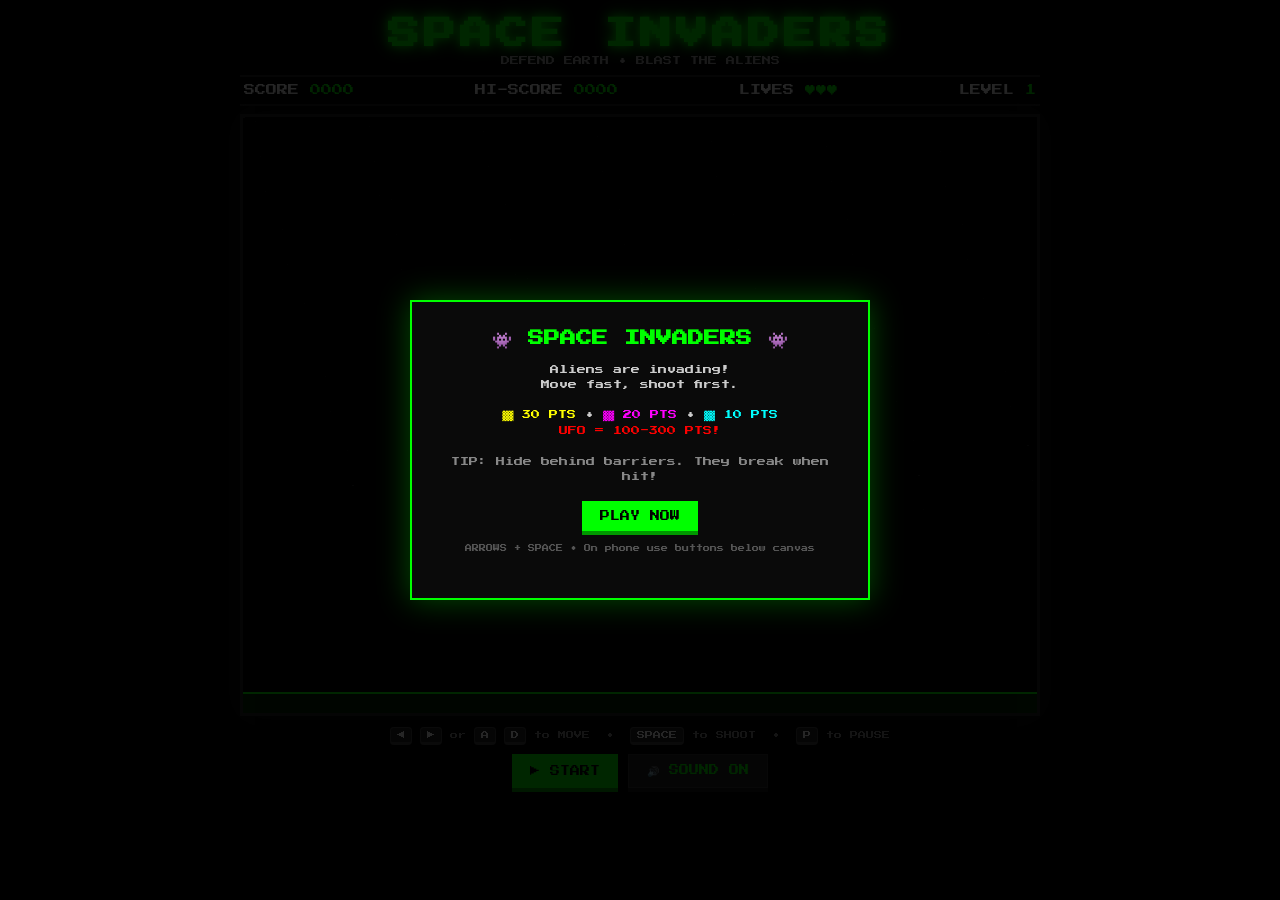
<file: space-invaders.html>
<!DOCTYPE html>
<html lang="en">
<head>
<meta charset="UTF-8">
<meta name="viewport" content="width=device-width, initial-scale=1.0">
<title>SPACE INVADERS 👾</title>
<style>
  @import url('https://fonts.googleapis.com/css2?family=Press+Start+2P&display=swap');
  *{margin:0;padding:0;box-sizing:border-box}
  body{
    background:#000;
    color:#fff;
    font-family:'Press Start 2P', monospace;
    display:flex;
    flex-direction:column;
    align-items:center;
    min-height:100vh;
    overflow-x:hidden;
  }
  h1{
    margin:18px 0 6px;
    font-size:clamp(18px,4vw,32px);
    color:#0f0;
    text-shadow:0 0 10px #0f0, 0 0 20px #0f0;
    letter-spacing:4px;
  }
  .subtitle{font-size:9px;color:#aaa;margin-bottom:10px}

  #hud{
    width:min(800px,96vw);
    display:flex;justify-content:space-between;
    font-size:11px;
    padding:8px 4px;
    border-top:2px solid #222;
    border-bottom:2px solid #222;
    margin-bottom:8px;
  }
  #hud span{color:#0f0}
  canvas{
    border:3px solid #222;
    background:#000;
    width:min(800px,96vw);
    height:auto;
    image-rendering:pixelated;
    box-shadow:0 0 30px #111, inset 0 0 80px rgba(0,255,0,0.04);
  }
  #controls{
    margin-top:12px;
    text-align:center;
    font-size:8px;
    line-height:1.8;
    color:#888;
  }
  #controls kbd{
    background:#222;border:1px solid #444;border-bottom-width:3px;
    padding:3px 6px;border-radius:4px;color:#fff;font-family:inherit;font-size:8px;
  }
  .buttons{
    display:flex;gap:10px;margin-top:12px;flex-wrap:wrap;justify-content:center;
  }
  button{
    font-family:'Press Start 2P',monospace;
    font-size:10px;
    padding:10px 18px;
    background:#0f0;color:#000;
    border:none;cursor:pointer;
    box-shadow:0 4px 0 #090;
  }
  button:active{transform:translateY(4px);box-shadow:none}
  button.secondary{background:#222;color:#0f0;box-shadow:0 4px 0 #111;border:1px solid #333}
  #overlay{
    position:fixed;inset:0;
    background:rgba(0,0,0,0.85);
    display:flex;align-items:center;justify-content:center;
    z-index:10;
  }
  #overlay.hidden{display:none}
  .card{
    background:#0a0a0a;
    border:2px solid #0f0;
    padding:28px 22px;
    text-align:center;
    max-width:460px;
    width:90%;
    box-shadow:0 0 30px rgba(0,255,0,0.3);
  }
  .card h2{color:#0f0;font-size:16px;margin-bottom:12px}
  .card p{font-size:9px;line-height:1.7;color:#ccc;margin-bottom:16px}
  .big{font-size:22px;margin:10px 0}
  #mobile{
    display:none;
    gap:12px;
    margin-top:14px;
  }
  #mobile button{
    width:64px;height:56px;
    font-size:20px;
    padding:0;
    display:flex;align-items:center;justify-content:center;
  }
  @media(max-width:700px){
    #mobile{display:flex}
  }
</style>
</head>
<body>

<h1>SPACE INVADERS</h1>
<div class="subtitle">DEFEND EARTH • BLAST THE ALIENS</div>

<div id="hud">
  <div>SCORE <span id="score">0000</span></div>
  <div>HI-SCORE <span id="hi">0000</span></div>
  <div>LIVES <span id="lives">♥♥♥</span></div>
  <div>LEVEL <span id="level">1</span></div>
</div>

<canvas id="c" width="800" height="600"></canvas>

<div id="mobile">
  <button class="secondary" id="mLeft">◀</button>
  <button id="mFire">🔥</button>
  <button class="secondary" id="mRight">▶</button>
</div>

<div id="controls">
  <p><kbd>◀</kbd> <kbd>▶</kbd> or <kbd>A</kbd> <kbd>D</kbd> to MOVE &nbsp;•&nbsp; <kbd>SPACE</kbd> to SHOOT &nbsp;•&nbsp; <kbd>P</kbd> to PAUSE</p>
</div>

<div class="buttons">
  <button onclick="startGame()">▶ START</button>
  <button class="secondary" onclick="toggleSound()" id="soundBtn">🔊 SOUND ON</button>
</div>

<div id="overlay">
  <div class="card" id="card">
    <h2>👾 SPACE INVADERS 👾</h2>
    <p>
      Aliens are invading!<br>
      Move fast, shoot first.<br><br>
      <span style="color:#ff0">▓▓ 30 PTS</span> •
      <span style="color:#f0f">▓▓ 20 PTS</span> •
      <span style="color:#0ff">▓▓ 10 PTS</span><br>
      <span style="color:#f00">UFO = 100-300 PTS!</span>
    </p>
    <p style="color:#888">TIP: Hide behind barriers. They break when hit!</p>
    <button onclick="startGame()">PLAY NOW</button>
    <p style="margin-top:12px;font-size:7px;color:#555">ARROWS + SPACE • On phone use buttons below canvas</p>
  </div>
</div>

<script>
const canvas = document.getElementById('c');
const ctx = canvas.getContext('2d');
const W = 800, H = 600;

let score=0, hiScore= localStorage.getItem('si-hi')||0, lives=3, level=1;
let gameState='menu'; // menu, playing, paused, gameover, won
let soundOn=true;
let keys={};

document.getElementById('hi').textContent = String(hiScore).padStart(4,'0');

// Audio with WebAudio - tiny bleeps
let ac;
function beep(freq, time, vol=0.2, type='square'){
  if(!soundOn) return;
  try{
    if(!ac) ac = new (window.AudioContext||window.webkitAudioContext)();
    const o=ac.createOscillator(), g=ac.createGain();
    o.type=type; o.frequency.value=freq;
    g.gain.value=vol;
    o.connect(g); g.connect(ac.destination);
    o.start();
    g.gain.exponentialRampToValueAtTime(0.0001, ac.currentTime+time);
    o.stop(ac.currentTime+time);
  }catch(e){}
}

// Game objects
let player, bullets, enemyBullets, invaders, barriers, particles, ufo;
let invDir=1, invDropTimer=0, invStepTime=600, lastInvMove=0, invShootTimer=0;

function makeInvaders(){
  invaders=[];
  const rows=5, cols=11;
  const startX=120, startY=90, gapX=48, gapY=38;
  for(let r=0;r<rows;r++){
    for(let c=0;c<cols;c++){
      let type = r===0?0 : r<3?1 : 2; // 0=30pts 1=20pts 2=10pts
      invaders.push({
        x: startX + c*gapX,
        y: startY + r*gapY,
        w:32,h:24,
        type, alive:true,
        anim:0
      });
    }
  }
  invDir=1;
  // slowed by 1/2 (600->1200) and 5% faster each level
  invStepTime = Math.max(160, 1200 * Math.pow(0.95, level-1));
}

function makeBarriers(){
  barriers=[];
  // 4 barriers, each made of blocks
  const bx=[110,270,430,590];
  for(let b of bx){
    let blocks=[];
    // 4x4 grid minus bottom middle
    for(let y=0;y<4;y++){
      for(let x=0;x<6;x++){
        if(y===3 && (x===2||x===3)) continue;
        blocks.push({x: b + x*10, y: 480 + y*10, w:10,h:10, hp:2});
      }
    }
    barriers.push(blocks);
  }
}

function resetPlayer(){
  player={x:W/2-22, y:H-50, w:44,h:18, speed:5, cooldown:0};
  bullets=[];
  enemyBullets=[];
  particles=[];
  ufo=null;
}

function startGame(){
  score=0; lives=3; level=1;
  resetPlayer();
  makeInvaders();
  makeBarriers();
  gameState='playing';
  document.getElementById('overlay').classList.add('hidden');
  updateHUD();
  beep(440,0.15,0.3);
  beep(880,0.15,0.3);
}

function nextLevel(){
  level++;
  resetPlayer();
  makeInvaders();
  // keep barriers damaged
  gameState='playing';
  document.getElementById('overlay').classList.add('hidden');
  updateHUD();
  beep(523,0.12); beep(659,0.12); beep(784,0.3);
}

function updateHUD(){
  document.getElementById('score').textContent=String(score).padStart(4,'0');
  document.getElementById('hi').textContent=String(hiScore).padStart(4,'0');
  document.getElementById('level').textContent=level;
  document.getElementById('lives').textContent='♥'.repeat(lives) + '♡'.repeat(3-lives);
  if(score>hiScore){ hiScore=score; localStorage.setItem('si-hi',hiScore); }
}

function toggleSound(){
  soundOn=!soundOn;
  document.getElementById('soundBtn').textContent = soundOn ? '🔊 SOUND ON' : '🔇 SOUND OFF';
  if(soundOn) beep(600,0.1);
}

// Input
window.addEventListener('keydown',e=>{
  keys[e.code]=true;
  if(e.code==='Space'){ e.preventDefault(); }
  if(e.code==='KeyP' && gameState==='playing'){ gameState='paused'; showPause(); }
  else if(e.code==='KeyP' && gameState==='paused'){ gameState='playing'; document.getElementById('overlay').classList.add('hidden'); }
  if(gameState==='playing' && e.code==='Space') shoot();
});
window.addEventListener('keyup',e=> keys[e.code]=false);

// mobile
let touchLeft=false, touchRight=false;
document.getElementById('mLeft').addEventListener('touchstart',e=>{e.preventDefault();touchLeft=true});
document.getElementById('mLeft').addEventListener('touchend',()=>touchLeft=false);
document.getElementById('mRight').addEventListener('touchstart',e=>{e.preventDefault();touchRight=true});
document.getElementById('mRight').addEventListener('touchend',()=>touchRight=false);
document.getElementById('mLeft').addEventListener('mousedown',()=>touchLeft=true);
document.getElementById('mLeft').addEventListener('mouseup',()=>touchLeft=false);
document.getElementById('mRight').addEventListener('mousedown',()=>touchRight=true);
document.getElementById('mRight').addEventListener('mouseup',()=>touchRight=false);
document.getElementById('mFire').addEventListener('touchstart',e=>{e.preventDefault(); if(gameState==='playing') shoot()});
document.getElementById('mFire').addEventListener('click',()=>{ if(gameState==='playing') shoot()});

function shoot(){
  if(player.cooldown>0) return;
  bullets.push({x: player.x+player.w/2-2, y: player.y, w:4,h:14, vy:-9});
  player.cooldown=24; // 75% slower (was 14, now ~1.7x longer)
  beep(1000,0.08,0.15);
}

function enemyShoot(){
  if(invaders.filter(i=>i.alive).length===0) return;
  // pick random alive invader that is lowest in its column
  let alive = invaders.filter(i=>i.alive);
  // group by x col approx
  let shooter = alive[Math.floor(Math.random()*alive.length)];
  // find lowest in same column
  let sameCol = alive.filter(i=> Math.abs(i.x - shooter.x)<5);
  sameCol.sort((a,b)=> b.y - a.y);
  shooter = sameCol[0];
  enemyBullets.push({x: shooter.x+16-2, y: shooter.y+24, w:4,h:12, vy: 3 + level*0.4});
  beep(180,0.12,0.12);
}

function explode(x,y,color,amount=14){
  for(let i=0;i<amount;i++){
    particles.push({
      x,y,
      vx:(Math.random()-0.5)*7,
      vy:(Math.random()-0.5)*7,
      life: 18+Math.random()*12,
      color
    });
  }
}

function showPause(){
  document.getElementById('overlay').classList.remove('hidden');
  document.getElementById('card').innerHTML=`
    <h2>⏸ PAUSED</h2>
    <p>Take a breath, space pilot!</p>
    <button onclick="resume()">RESUME</button>
    <p style="margin-top:14px"><button class="secondary" onclick="startGame()" style="font-size:8px">RESTART</button></p>
  `;
}
function resume(){
  gameState='playing';
  document.getElementById('overlay').classList.add('hidden');
  // restore menu card for next time
  setTimeout(()=> resetCard(), 500);
}
function resetCard(){
  document.getElementById('card').innerHTML=`
    <h2>👾 SPACE INVADERS 👾</h2>
    <p>Aliens are invading!<br>Move fast, shoot first.<br><br>
    <span style="color:#ff0">▓▓ 30 PTS</span> • <span style="color:#f0f">▓▓ 20 PTS</span> • <span style="color:#0ff">▓▓ 10 PTS</span><br>
    <span style="color:#f00">UFO = 100-300 PTS!</span></p>
    <p style="color:#888">TIP: Hide behind barriers. They break when hit!</p>
    <button onclick="startGame()">PLAY NOW</button>
    <p style="margin-top:12px;font-size:7px;color:#555">ARROWS + SPACE • On phone use buttons below canvas</p>
  `;
}
function showGameOver(won){
  document.getElementById('overlay').classList.remove('hidden');
  if(won){
    document.getElementById('card').innerHTML=`
      <h2 style="color:#0f0">YOU WIN!</h2>
      <div class="big">${score} PTS</div>
      <p>Level ${level} cleared! The fleet is defeated.</p>
      <button onclick="nextLevel()">NEXT LEVEL ▶</button>
    `;
  } else {
    const isHi = score>=hiScore && score>0;
    document.getElementById('card').innerHTML=`
      <h2 style="color:#f00">GAME OVER</h2>
      <div class="big">${score} PTS</div>
      <p>${isHi ? '🔥 NEW HIGH SCORE! 🔥' : 'The aliens invaded...'}<br>Level reached: ${level}</p>
      <button onclick="startGame()">PLAY AGAIN</button>
    `;
  }
}

// Collision helper
function hit(a,b){ return a.x < b.x+b.w && a.x+a.w > b.x && a.y < b.y+b.h && a.y+a.h > b.y; }

// Drawing helpers - pixel invaders
function drawInvader(inv){
  const x=inv.x, y=inv.y;
  const c = inv.type===0 ? '#ff0' : inv.type===1 ? '#f0f' : '#0ff';
  ctx.fillStyle=c;
  // simple 8-bit sprite 11x8
  const frames=[
    [
      "011111110",
      "111111111",
      "111111111",
      "110111011",
      "111111111",
      "101111101",
      "101000101",
      "00011000"
    ],
    [
      "011111110",
      "111111111",
      "111111111",
      "110111011",
      "111111111",
      "101111101",
      "010000010",
      "101   101"
    ]
  ];
  const f = frames[inv.anim % 2];
  const scale=3;
  for(let row=0;row<f.length;row++){
    for(let col=0;col<f[row].length;col++){
      if(f[row][col]==='1'){
        ctx.fillRect(x+col*scale, y+row*scale, scale, scale);
      }
    }
  }
}

function drawPlayer(){
  const x=player.x, y=player.y;
  ctx.fillStyle='#0f0';
  // body
  ctx.fillRect(x+8,y+8,28,8);
  ctx.fillRect(x+4,y+12,36,4);
  ctx.fillRect(x+18,y,8,10);
  ctx.fillRect(x+20,y+2,4,6);
  // little engine glow
  ctx.fillStyle='#0a0';
  ctx.fillRect(x+10,y+16,6,3);
  ctx.fillRect(x+28,y+16,6,3);
  // cannon
  ctx.fillStyle='#fff';
  ctx.fillRect(x+20,y-2,4,4);
}

function drawUFO(){
  if(!ufo) return;
  ctx.fillStyle='#f00';
  ctx.fillRect(ufo.x, ufo.y+6, ufo.w, 10);
  ctx.fillRect(ufo.x+6, ufo.y, ufo.w-12, 10);
  ctx.fillStyle='#fff';
  ctx.fillRect(ufo.x+10, ufo.y+3, 6,6);
  ctx.fillRect(ufo.x+22, ufo.y+3, 6,6);
  ctx.fillRect(ufo.x+34, ufo.y+3, 6,6);
  ctx.fillStyle='#ff0';
  ctx.fillRect(ufo.x+8, ufo.y+12, 4,4);
  ctx.fillRect(ufo.x+20, ufo.y+12,4,4);
  ctx.fillRect(ufo.x+32, ufo.y+12,4,4);
}

// Main loop
let last=0;
function loop(t){
  requestAnimationFrame(loop);
  if(!last) last=t;
  let dt = t-last; last=t;
  if(gameState!=='playing'){
    // still draw background
    draw();
    return;
  }

  // player move
  if(keys['ArrowLeft']||keys['KeyA']||touchLeft) player.x -= player.speed;
  if(keys['ArrowRight']||keys['KeyD']||touchRight) player.x += player.speed;
  player.x = Math.max(0, Math.min(W-player.w, player.x));
  if(player.cooldown>0) player.cooldown--;

  // invader movement
  if(t - lastInvMove > invStepTime){
    lastInvMove=t;
    let alive = invaders.filter(i=>i.alive);
    if(alive.length){
      let minX=Math.min(...alive.map(i=>i.x));
      let maxX=Math.max(...alive.map(i=>i.x));
      if((maxX+32+8 >= W && invDir===1) || (minX-8 <=0 && invDir===-1)){
        invDir*=-1;
        alive.forEach(i=> i.y+=18);
      } else {
        alive.forEach(i=> i.x+= invDir*8);
      }
      alive.forEach(i=> i.anim ^=1);
      beep(invDir===1? 80:60, 0.07, 0.08);
      // speed up as fewer remain - base slowed by 1/2, 5% faster per level
      let remain = alive.length;
      let base = 1200 * Math.pow(0.95, level-1);
      invStepTime = Math.max(90, base - (55 - remain)*12);
    }
    // check invaders reached player
    if(alive.some(i=> i.y + 24 >= player.y)){
      lives=0; gameState='gameover'; showGameOver(false); return;
    }
  }

  // UFO
  if(!ufo && Math.random()<0.002){
    ufo={x: -50, y: 42, w:48,h:20, vx: 2+Math.random()*1.5};
    if(Math.random()<0.5){ ufo.x=W+10; ufo.vx*= -1; }
    beep(600,0.4,0.1,'sine');
  }
  if(ufo){
    ufo.x += ufo.vx;
    if((ufo.vx>0 && ufo.x>W+60)||(ufo.vx<0 && ufo.x<-60)) ufo=null;
  }

  // enemy shooting - doubled attack rate
  invShootTimer+=dt;
  if(invShootTimer > 350 + Math.random()*350 - level*20){
    invShootTimer=0;
    if(Math.random()<0.95) enemyShoot();
  }

  // bullets
  for(let i=bullets.length-1;i>=0;i--){
    let b=bullets[i];
    b.y += b.vy;
    if(b.y < -20) bullets.splice(i,1);
  }
  for(let i=enemyBullets.length-1;i>=0;i--){
    let b=enemyBullets[i];
    b.y += b.vy;
    if(b.y > H+20) enemyBullets.splice(i,1);
  }

  // collisions: player bullet vs invader
  for(let i=bullets.length-1;i>=0;i--){
    let b=bullets[i];
    let hitSomething=false;
    // ufo
    if(ufo && hit(b,ufo)){
      let pts = [100,150,200,300][Math.floor(Math.random()*4)];
      score+=pts;
      explode(ufo.x+24, ufo.y+10,'#f00',18);
      beep(1200,0.2,0.2); beep(800,0.2,0.2);
      ufo=null;
      bullets.splice(i,1);
      updateHUD();
      continue;
    }
    // invaders
    for(let inv of invaders){
      if(!inv.alive) continue;
      if(hit(b,inv)){
        inv.alive=false;
        explode(inv.x+16, inv.y+12, inv.type===0?'#ff0':inv.type===1?'#f0f':'#0ff',12);
        score += inv.type===0?30: inv.type===1?20:10;
        bullets.splice(i,1);
        hitSomething=true;
        beep(300,0.08,0.15);
        updateHUD();
        break;
      }
    }
    if(hitSomething) continue;
    // barriers
    for(let bar of barriers){
      for(let k=bar.length-1;k>=0;k--){
        let blk=bar[k];
        if(hit(b,blk)){
          bullets.splice(i,1);
          blk.hp--;
          if(blk.hp<=0) bar.splice(k,1);
          else blk.damaged=true;
          explode(blk.x+5,blk.y+5,'#888',6);
          hitSomething=true; break;
        }
      }
      if(hitSomething) break;
    }
  }

  // enemy bullet vs player / barriers
  for(let i=enemyBullets.length-1;i>=0;i--){
    let b=enemyBullets[i];
    if(hit(b,player)){
      enemyBullets.splice(i,1);
      explode(player.x+22, player.y+10,'#0f0',20);
      lives--;
      updateHUD();
      beep(120,0.4,0.25);
      if(lives<=0){
        gameState='gameover';
        showGameOver(false);
      } else {
        // brief invuln - flash
        player.x=W/2-22;
        enemyBullets.length=0;
        bullets.length=0;
      }
      continue;
    }
    let hitBar=false;
    for(let bar of barriers){
      for(let k=bar.length-1;k>=0;k--){
        let blk=bar[k];
        if(hit(b,blk)){
          enemyBullets.splice(i,1);
          blk.hp--;
          if(blk.hp<=0) bar.splice(k,1);
          explode(blk.x+5,blk.y+5,'#888',5);
          hitBar=true; break;
        }
      }
      if(hitBar) break;
    }
  }

  // win check
  if(invaders.every(i=>!i.alive)){
    gameState='won';
    showGameOver(true);
  }

  // particles
  for(let i=particles.length-1;i>=0;i--){
    let p=particles[i];
    p.x+=p.vx; p.y+=p.vy; p.vy+=0.25; p.life--;
    if(p.life<=0) particles.splice(i,1);
  }

  draw();
}

function draw(){
  // clear
  ctx.fillStyle='#000';
  ctx.fillRect(0,0,W,H);

  // stars
  ctx.fillStyle='#111';
  for(let i=0;i<80;i++){
    let x=(i*137)%W, y=(i*79)%400;
    ctx.fillRect(x,y,1,1);
    if(i%10===0) { ctx.fillStyle='#222'; ctx.fillRect(x,y,2,1); ctx.fillStyle='#111'; }
  }

  // ground line
  ctx.strokeStyle='#0f0';
  ctx.lineWidth=2;
  ctx.beginPath();
  ctx.moveTo(0,H-20); ctx.lineTo(W,H-20); ctx.stroke();
  ctx.fillStyle='rgba(0,255,0,0.15)';
  ctx.fillRect(0,H-20,W,20);

  if(gameState!=='menu' || score>0){
    // barriers
    for(let bar of barriers){
      for(let blk of bar){
        ctx.fillStyle = blk.damaged ? '#555':'#0f0';
        // cracked look
        ctx.fillRect(blk.x,blk.y,blk.w,blk.h);
        if(blk.damaged){
          ctx.fillStyle='#000';
          ctx.fillRect(blk.x+3,blk.y+3,4,2);
        }
      }
    }
    // invaders
    for(let inv of invaders) if(inv.alive) drawInvader(inv);
    // ufo
    drawUFO();
    // player
    if(player) drawPlayer();
    // bullets
    ctx.fillStyle='#fff';
    for(let b of bullets) ctx.fillRect(b.x,b.y,b.w,b.h);
    // glow
    ctx.shadowColor='#fff'; ctx.shadowBlur=6;
    for(let b of bullets) ctx.fillRect(b.x,b.y,b.w,b.h);
    ctx.shadowBlur=0;

    ctx.fillStyle='#f80';
    for(let b of enemyBullets){
      ctx.fillRect(b.x,b.y,b.w,b.h);
      ctx.fillRect(b.x-1,b.y+b.h,6,2);
    }
    // particles
    for(let p of particles){
      ctx.globalAlpha=Math.max(0,p.life/20);
      ctx.fillStyle=p.color;
      ctx.fillRect(p.x,p.y,3,3);
    }
    ctx.globalAlpha=1;

    // lives icons
    if(gameState==='playing' || gameState==='paused'){
      // invader count
      ctx.fillStyle='#333';
      ctx.font='8px "Press Start 2P"';
      ctx.fillText(invaders.filter(i=>i.alive).length + ' ALIENS LEFT', 10, H-6);
    }
  } else {
    // attract mode - draw floating invaders
    ctx.fillStyle='#0f0';
    ctx.font='10px "Press Start 2P"';
    ctx.textAlign='center';
    ctx.fillText('PRESS PLAY TO START', W/2, H/2+80);
    ctx.textAlign='left';
  }

  // pause text
  if(gameState==='paused'){
    ctx.fillStyle='rgba(0,0,0,0.5)';
    ctx.fillRect(0,0,W,H);
  }
}

updateHUD();
requestAnimationFrame(loop);

// expose for buttons
window.resume=resume;
window.nextLevel=nextLevel;
</script>
</body>
</html>
</file>
